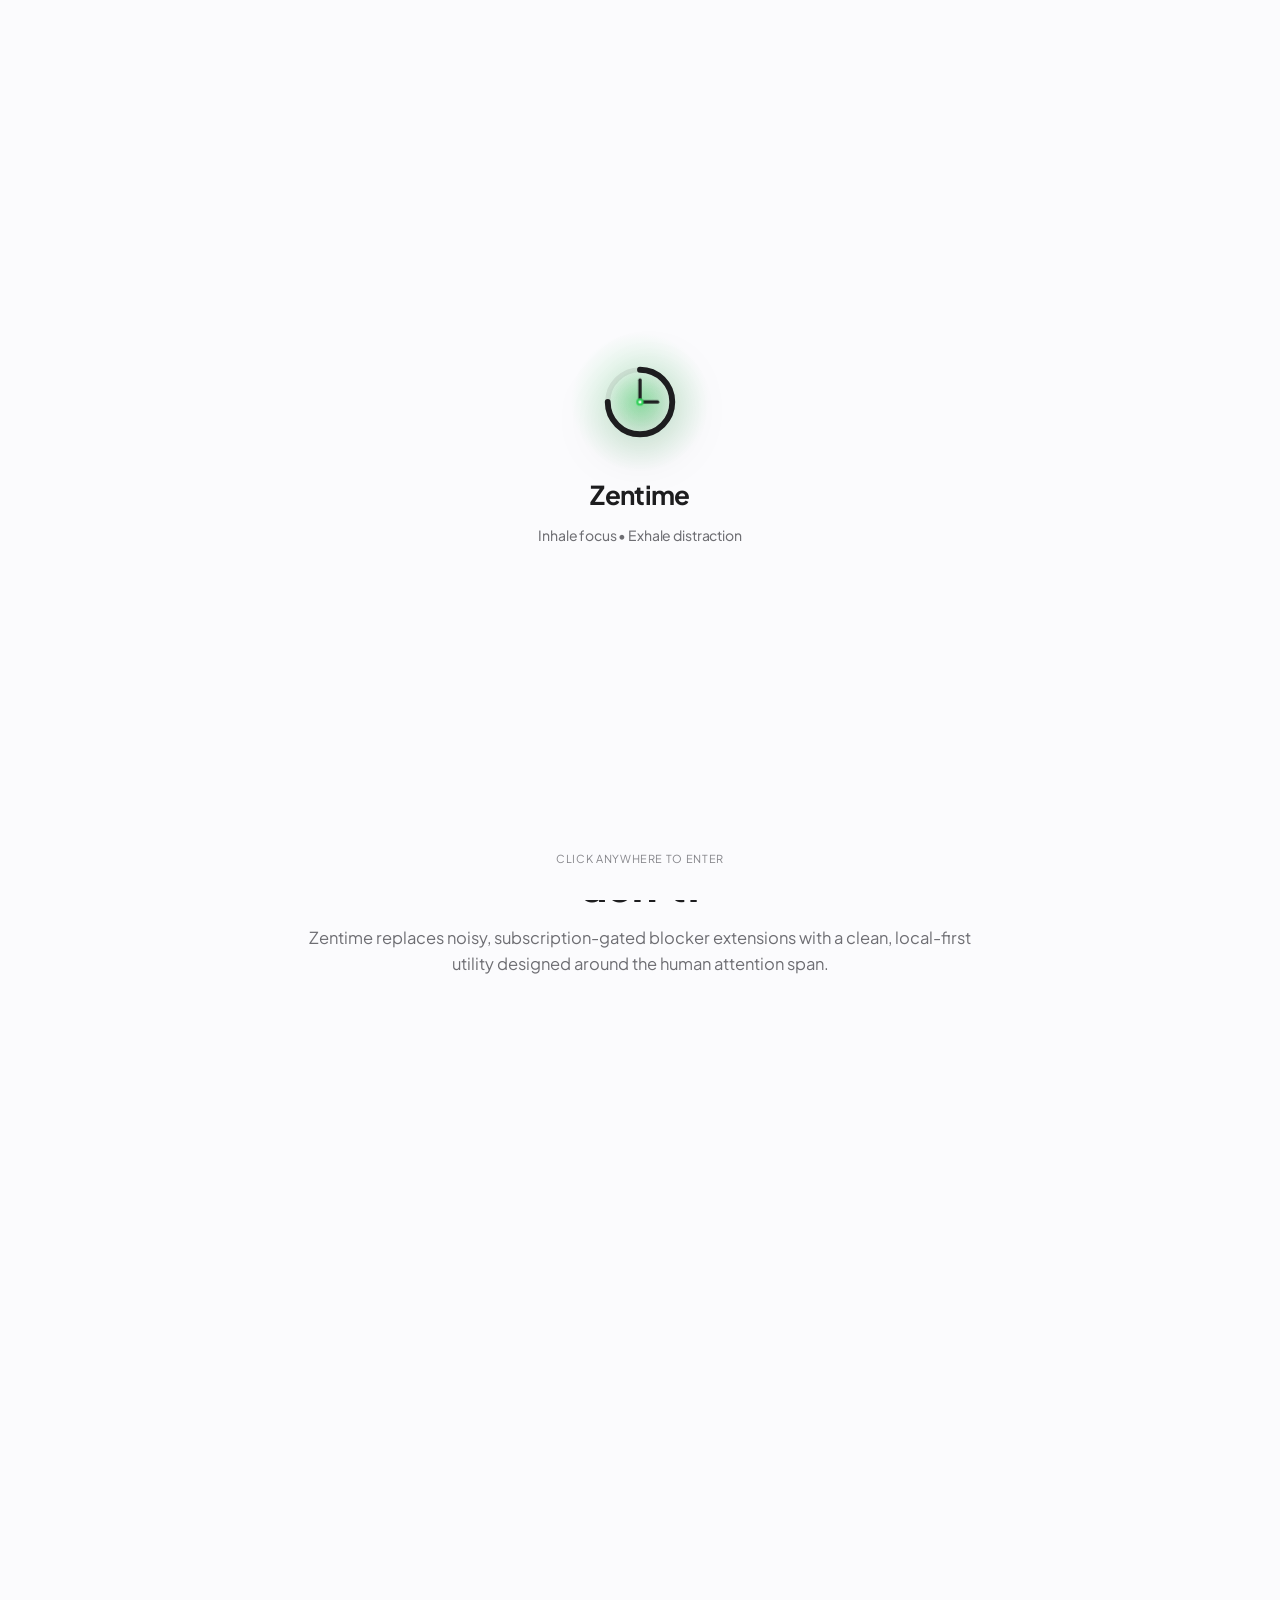
<file: docs/index.html>
<!DOCTYPE html>
<html lang="en" data-theme="dark">
<head>
  <meta charset="UTF-8">
  <meta name="viewport" content="width=device-width, initial-scale=1.0">
  <title>Zentime — Mindful Focus Countdown & Screen Time Limiter for Chrome</title>
  
  <!-- Meta & SEO -->
  <meta name="description" content="A clean, distraction-free Chrome extension for site-specific focus countdowns, Pomodoro workflows, and daily screen time limits. 100% offline and private.">
  <meta name="keywords" content="chrome extension, focus timer, pomodoro, screen time, productivity, digital wellbeing, website blocker">
  <meta name="author" content="arkhabw">

  <!-- Open Graph / Social Cards -->
  <meta property="og:type" content="website">
  <meta property="og:title" content="Zentime — Mindful Focus Countdown & Screen Time Limiter">
  <meta property="og:description" content="Regain control of your screen time with precision per-website timers and gentle interstitial breaks. Zero trackers, 100% offline.">
  <meta property="og:image" content="assets/preview-timer.png">

  <!-- Favicon -->
  <link rel="icon" type="image/png" sizes="16x16" href="icons/icon16.png">
  <link rel="icon" type="image/png" sizes="48x48" href="icons/icon48.png">
  <link rel="icon" type="image/png" sizes="128x128" href="icons/icon128.png">

  <link rel="stylesheet" href="landing.css">
</head>
<body>

  <!-- Atmospheric Fluted Glass & Ambient Canvas -->
  <div class="fluted-stage" aria-hidden="true">
    <div class="ambient-glow ambient-glow-top"></div>
    <div class="ambient-glow ambient-glow-emerald"></div>
    <div class="fluted-glass-layer"></div>
    <div class="fluted-noise-layer"></div>
  </div>

  <!-- Welcome Entrance Curtain (Mindful Zen Reveal) -->
  <div class="welcome-overlay" id="welcomeOverlay" role="dialog" aria-modal="true" aria-label="Welcome to Zentime">
    <div class="welcome-emblem-wrap">
      <div class="welcome-emblem-glow"></div>
      <svg class="welcome-enso-svg" viewBox="0 0 120 120" width="88" height="88">
        <defs>
          <linearGradient id="welcomeArcGrad" x1="0%" y1="0%" x2="100%" y2="100%">
            <stop offset="0%" stop-color="#FFFFFF"/>
            <stop offset="100%" stop-color="#A1A1AA"/>
          </linearGradient>
          <radialGradient id="welcomeAura" cx="50%" cy="50%" r="50%">
            <stop offset="0%" stop-color="#30D158" stop-opacity="0.32"/>
            <stop offset="100%" stop-color="#30D158" stop-opacity="0"/>
          </radialGradient>
        </defs>
        <!-- Orbit track -->
        <circle class="welcome-orbit" cx="60" cy="60" r="44"/>
        <!-- Soft focus aura -->
        <circle cx="60" cy="60" r="44" fill="url(#welcomeAura)"/>
        <!-- Active 270° Enso Ring (animated draw) -->
        <path class="welcome-arc" d="M 60 16 A 44 44 0 1 1 16 60"/>
        <!-- Baton Hands (spring entrance) -->
        <line class="welcome-hand hand-hour" x1="60" y1="60" x2="60" y2="30"/>
        <line class="welcome-hand hand-minute" x1="60" y1="60" x2="84" y2="60"/>
        <!-- Emerald Zen Center -->
        <circle class="welcome-pivot" cx="60" cy="60" r="5"/>
        <circle cx="60" cy="60" r="2" fill="#FFFFFF"/>
      </svg>
    </div>
    <h1 class="welcome-title">Zentime</h1>
    <p class="welcome-sub">Inhale focus &bull; Exhale distraction</p>
    <div class="welcome-hint">Click anywhere to enter</div>
  </div>

  <!-- Floating Navigation Bar -->
  <header class="navbar-wrapper">
    <nav class="navbar" data-enter="fade" style="--enter-i: 0;">
      <a href="#" class="nav-brand">
        <img src="icons/icon.svg" alt="Zentime" class="nav-logo" width="26" height="26">
        <span>Zentime</span>
      </a>

      <ul class="nav-links">
        <li><a href="#features" class="nav-link">Features</a></li>
        <li><a href="#simulation" class="nav-link">Simulator</a></li>
        <li><a href="#privacy" class="nav-link">Privacy</a></li>
        <li><a href="#download" class="nav-link">Install</a></li>
      </ul>

      <div class="nav-actions">
        <button id="themeToggleBtn" class="theme-toggle-btn" type="button" aria-label="Toggle Theme">
          <svg class="theme-icon-sun" width="15" height="15" viewBox="0 0 24 24" fill="none" stroke="currentColor" stroke-width="2" stroke-linecap="round" stroke-linejoin="round">
            <circle cx="12" cy="12" r="5"></circle>
            <line x1="12" y1="1" x2="12" y2="3"></line>
            <line x1="12" y1="21" x2="12" y2="23"></line>
            <line x1="4.22" y1="4.22" x2="5.64" y2="5.64"></line>
            <line x1="18.36" y1="18.36" x2="19.78" y2="19.78"></line>
            <line x1="1" y1="12" x2="3" y2="12"></line>
            <line x1="21" y1="12" x2="23" y2="12"></line>
            <line x1="4.22" y1="19.78" x2="5.64" y2="18.36"></line>
            <line x1="18.36" y1="5.64" x2="19.78" y2="4.22"></line>
          </svg>
          <svg class="theme-icon-moon" width="15" height="15" viewBox="0 0 24 24" fill="none" stroke="currentColor" stroke-width="2" stroke-linecap="round" stroke-linejoin="round" style="display: none;">
            <path d="M21 12.79A9 9 0 1 1 11.21 3 7 7 0 0 0 21 12.79z"></path>
          </svg>
        </button>
        <a href="https://github.com/arkhabw/Zentime" target="_blank" rel="noopener noreferrer" class="nav-btn-star" aria-label="Star Zentime on GitHub">
          <svg width="14" height="14" viewBox="0 0 24 24" fill="currentColor">
            <path d="M12 2l3.09 6.26L22 9.27l-5 4.87 1.18 6.88L12 17.77l-6.18 3.25L7 14.14 2 9.27l6.91-1.01L12 2z"/>
          </svg>
          <span>Star</span>
        </a>
        <a href="https://github.com/arkhabw/Zentime/releases/download/v1.0.0/zentime-v1.0.0.zip" class="btn-nav-download">
          Download ZIP
        </a>
      </div>
    </nav>
  </header>

  <!-- Hero Section -->
  <main>
    <section class="hero-section">
      <!-- Left Hero Content -->
      <div class="hero-content">
        <a href="https://github.com/arkhabw/Zentime/releases/tag/v1.0.0" target="_blank" rel="noopener" class="version-pill" data-enter style="--enter-i: 1;">
          <span class="pill-dot"></span>
          <span>Zentime v1.0.0 is live for Google Chrome</span>
          <span style="opacity: 0.6;">→</span>
        </a>

        <h1 class="hero-title" data-enter style="--enter-i: 2;">
          Regain control of your screen time. <span>Mindfully.</span>
        </h1>

        <p class="hero-desc" data-enter style="--enter-i: 3;">
          Per-website focus countdowns, structured Pomodoro cycles, and gentle interstitial breaks. Zero algorithms, zero trackers, 100% offline.
        </p>

        <div class="hero-ctas" data-enter style="--enter-i: 4;">
          <a href="https://github.com/arkhabw/Zentime/releases/download/v1.0.0/zentime-v1.0.0.zip" class="btn-primary">
            <svg width="18" height="18" viewBox="0 0 24 24" fill="none" stroke="currentColor" stroke-width="2.2" stroke-linecap="round" stroke-linejoin="round">
              <path d="M21 15v4a2 2 0 0 1-2 2H5a2 2 0 0 1-2-2v-4"></path>
              <polyline points="7 10 12 15 17 10"></polyline>
              <line x1="12" y1="15" x2="12" y2="3"></line>
            </svg>
            Download Extension (ZIP)
          </a>

          <a href="https://github.com/arkhabw/Zentime" target="_blank" rel="noopener" class="btn-secondary">
            <svg width="18" height="18" viewBox="0 0 24 24" fill="currentColor">
              <path fill-rule="evenodd" clip-rule="evenodd" d="M12 2C6.477 2 2 6.484 2 12.017c0 4.425 2.865 8.18 6.839 9.504.5.092.682-.217.682-.483 0-.237-.008-.868-.013-1.703-2.782.605-3.369-1.343-3.369-1.343-.454-1.158-1.11-1.466-1.11-1.466-.908-.62.069-.608.069-.608 1.003.07 1.53 1.032 1.53 1.032.892 1.53 2.341 1.088 2.91.832.092-.647.35-1.088.636-1.338-2.22-.253-4.555-1.113-4.555-4.951 0-1.093.39-1.988 1.029-2.688-.103-.253-.446-1.272.098-2.65 0 0 .84-.27 2.75 1.026A9.564 9.564 0 0112 6.844c.85.004 1.705.115 2.504.337 1.909-1.296 2.747-1.027 2.747-1.027.546 1.379.202 2.398.1 2.651.64.7 1.028 1.595 1.028 2.688 0 3.848-2.339 4.695-4.566 4.943.359.309.678.92.678 1.855 0 1.338-.012 2.419-.012 2.747 0 .268.18.58.688.482A10.019 10.019 0 0022 12.017C22 6.484 17.522 2 12 2z"/>
            </svg>
            GitHub Repository
          </a>
        </div>

        <div class="hero-badges" data-enter="fade" style="--enter-i: 5;">
          <span class="badge-item">
            <svg width="13" height="13" viewBox="0 0 24 24" fill="none" stroke="currentColor" stroke-width="2" stroke-linecap="round" stroke-linejoin="round"><path d="M12 22s8-4 8-10V5l-8-3-8 3v7c0 6 8 10 8 10z"/></svg>
            <span>Manifest V3</span>
          </span>
          <span class="badge-dot">•</span>
          <span class="badge-item">
            <svg width="13" height="13" viewBox="0 0 24 24" fill="none" stroke="currentColor" stroke-width="2" stroke-linecap="round" stroke-linejoin="round"><rect x="3" y="11" width="18" height="11" rx="2" ry="2"></rect><path d="M7 11V7a5 5 0 0 1 10 0v4"></path></svg>
            <span>100% Offline</span>
          </span>
          <span class="badge-dot">•</span>
          <span class="badge-item">
            <svg width="13" height="13" viewBox="0 0 24 24" fill="none" stroke="currentColor" stroke-width="2" stroke-linecap="round" stroke-linejoin="round"><polygon points="13 2 3 14 12 14 11 22 21 10 12 10 13 2"></polygon></svg>
            <span>Zero Trackers</span>
          </span>
          <span class="badge-dot">•</span>
          <span class="badge-item">
            <svg width="13" height="13" viewBox="0 0 24 24" fill="none" stroke="currentColor" stroke-width="2" stroke-linecap="round" stroke-linejoin="round"><circle cx="12" cy="12" r="10"></circle><path d="M12 2a14.5 14.5 0 0 0 0 20 10 10 0 0 0 0-20"></path></svg>
            <span>Apple HIG</span>
          </span>
        </div>
      </div>

      <!-- Right: Interactive Live Simulator Widget -->
      <div class="widget-container" id="simulation" data-enter="scale" style="--enter-i: 3;">
        <div class="widget-frame">
          <!-- Widget Header -->
          <div class="widget-header">
            <div class="widget-brand">Zentime <span>/ Focus</span></div>
            <div class="widget-header-controls">
              <span class="lang-pill">EN</span>
              <span class="lang-pill" aria-label="Settings" style="display: inline-flex; align-items: center; justify-content: center;">
                <svg width="12" height="12" viewBox="0 0 24 24" fill="none" stroke="currentColor" stroke-width="2" stroke-linecap="round" stroke-linejoin="round">
                  <circle cx="12" cy="12" r="3"></circle>
                  <path d="M19.4 15a1.65 1.65 0 0 0 .33 1.82l.06.06a2 2 0 0 1 0 2.83 2 2 0 0 1-2.83 0l-.06-.06a1.65 1.65 0 0 0-1.82-.33 1.65 1.65 0 0 0-1 1.51V21a2 2 0 0 1-2 2 2 2 0 0 1-2-2v-.09A1.65 1.65 0 0 0 9 19.4a1.65 1.65 0 0 0-1.82.33l-.06.06a2 2 0 0 1-2.83 0 2 2 0 0 1 0-2.83l.06-.06a1.65 1.65 0 0 0 .33-1.82 1.65 1.65 0 0 0-1.51-1H3a2 2 0 0 1-2-2 2 2 0 0 1 2-2h.09A1.65 1.65 0 0 0 4.6 9a1.65 1.65 0 0 0-.33-1.82l-.06-.06a2 2 0 0 1 0-2.83 2 2 0 0 1 2.83 0l.06.06a1.65 1.65 0 0 0 1.82.33H9a1.65 1.65 0 0 0 1-1.51V3a2 2 0 0 1 2-2 2 2 0 0 1 2 2v.09a1.65 1.65 0 0 0 1 1.51 1.65 1.65 0 0 0 1.82-.33l.06-.06a2 2 0 0 1 2.83 0 2 2 0 0 1 0 2.83l-.06.06a1.65 1.65 0 0 0-.33 1.82V9a1.65 1.65 0 0 0 1.51 1H21a2 2 0 0 1 2 2 2 2 0 0 1-2 2h-.09a1.65 1.65 0 0 0-1.51 1z"></path>
                </svg>
              </span>
            </div>
          </div>

          <!-- Active Target Site Bar -->
          <div class="widget-domain-bar">
            <div class="domain-left">
              <svg width="16" height="16" viewBox="0 0 24 24" fill="currentColor">
                <path d="M12 0C5.37 0 0 5.37 0 12c0 5.31 3.435 9.795 8.205 11.385.6.105.825-.255.825-.57 0-.285-.015-1.23-.015-2.235-3.015.555-3.795-.735-4.035-1.41-.135-.345-.72-1.41-1.23-1.695-.42-.225-1.02-.78-.015-.795.945-.015 1.62.87 1.845 1.23 1.08 1.815 2.805 1.305 3.495.99.105-.78.42-1.305.765-1.605-2.67-.3-5.46-1.335-5.46-5.925 0-1.305.465-2.385 1.23-3.225-.12-.3-.54-1.53.12-3.18 0 0 1.005-.315 3.3 1.23.96-.27 1.98-.405 3-.405s2.04.135 3 .405c2.295-1.56 3.3-1.23 3.3-1.23.66 1.65.24 2.88.12 3.18.765.84 1.23 1.905 1.23 3.225 0 4.605-2.805 5.625-5.475 5.925.435.375.81 1.095.81 2.22 0 1.605-.015 2.895-.015 3.3 0 .315.225.69.825.57A12.02 12.02 0 0024 12c0-6.63-5.37-12-12-12z"/>
              </svg>
              <span>github.com</span>
            </div>
            <span class="domain-live-tag">Active</span>
          </div>

          <!-- Segmented Navigation -->
          <div class="widget-segmented">
            <button class="seg-btn active" data-tab="timer" type="button">Timer</button>
            <button class="seg-btn" data-tab="pomodoro" type="button">Pomodoro</button>
            <button class="seg-btn" data-tab="limits" type="button">Limits</button>
            <button class="seg-btn" data-tab="insights" type="button">Insights</button>
          </div>

          <!-- TAB 1: TIMER VIEW -->
          <div id="widgetModeTimer" class="widget-mode-view">
            <div class="ring-timer-card" id="heroTimerCard" data-timer-style="ring">
              <div class="ring-card-header">
                <span class="ring-card-tag">● github.com</span>
                <button id="heroSwitchStyleBtn" class="ring-style-btn" type="button" title="Switch Visual Style (Ring / Bar / Minimal)" aria-label="Switch Visual Style">
                  <svg width="14" height="14" viewBox="0 0 24 24" fill="none" stroke="currentColor" stroke-width="2">
                    <rect x="3" y="3" width="18" height="18" rx="4"></rect>
                    <line x1="3" y1="9" x2="21" y2="9"></line>
                  </svg>
                </button>
              </div>

              <!-- Morphing Timer Display Area -->
              <div class="hero-timer-display">
                <div class="svg-ring-wrapper" id="heroRingWrapper">
                  <svg class="svg-ring" id="heroRingSvg" viewBox="0 0 160 160">
                    <circle class="ring-track" cx="80" cy="80" r="72"></circle>
                    <circle class="ring-fill" id="heroRingFill" cx="80" cy="80" r="72"></circle>
                  </svg>
                  <div class="ring-countdown-digits" id="heroCountdownDigits">24:57</div>
                </div>

                <!-- Linear Progress Bar (shown in 'bar' style) -->
                <div id="heroLinearBar" class="hero-linear-bar" style="display: none;">
                  <div id="heroLinearFill" class="hero-linear-fill"></div>
                </div>

                <div class="ring-target-text" id="heroTargetText">Target completion: 15:45</div>
              </div>
            </div>

            <!-- Presets -->
            <div class="widget-presets">
              <button class="preset-chip" data-mins="15" type="button">15m</button>
              <button class="preset-chip active" data-mins="25" type="button">25m</button>
              <button class="preset-chip" data-mins="45" type="button">45m</button>
              <button class="preset-chip" data-mins="60" type="button">60m</button>
            </div>

            <!-- Stop/Start Action -->
            <button id="heroTimerActionBtn" class="widget-action-btn btn-stop" type="button">
              Stop Timer
            </button>
          </div>

          <!-- TAB 2: POMODORO VIEW -->
          <div id="widgetModePomodoro" class="widget-mode-view" style="display: none; width: 100%;">
            <div style="background: var(--bg-surface-elevated); border: 1px solid var(--border); border-radius: var(--radius-md); padding: 16px; margin-bottom: 14px; text-align: center;">
              <div style="display: flex; justify-content: space-between; align-items: center; margin-bottom: 12px;">
                <div style="display: flex; gap: 6px;">
                  <span style="color: var(--text-main);">●</span>
                  <span style="color: var(--text-faint);">○</span>
                  <span style="color: var(--text-faint);">○</span>
                  <span style="color: var(--text-faint);">○</span>
                </div>
                <span style="font-size: 11.5px; color: var(--text-muted); font-weight: 600;">Cycle 1 of 4</span>
              </div>
              <div style="font-size: 13px; font-weight: 700; margin-bottom: 4px;">25m Focus • 5m Break</div>
              <p style="font-size: 11.5px; color: var(--text-faint);">15-minute long break automatically after 4 cycles.</p>
            </div>
            <button class="widget-action-btn btn-start" type="button">Start Pomodoro</button>
          </div>

          <!-- TAB 3: LIMITS VIEW -->
          <div id="widgetModeLimits" class="widget-mode-view" style="display: none; width: 100%;">
            <div style="background: var(--bg-surface-elevated); border: 1px solid var(--border); border-radius: var(--radius-md); padding: 14px; margin-bottom: 14px; text-align: left;">
              <div style="font-size: 12px; font-weight: 700; margin-bottom: 4px;">Daily Limit for github.com</div>
              <p style="font-size: 11px; color: var(--text-faint); margin-bottom: 10px;">Only counts when tab is active.</p>
              <div style="display: flex; justify-content: space-between; align-items: center; background: var(--bg-subtle); padding: 8px 12px; border-radius: var(--radius-sm);">
                <span style="font-size: 12px; color: var(--text-muted);">Daily Quota:</span>
                <span style="font-family: var(--font-mono); font-weight: 700;">30 minutes</span>
              </div>
            </div>
            <button class="widget-action-btn btn-start" type="button">Set Daily Limit</button>
          </div>

          <!-- TAB 4: INSIGHTS VIEW (Interactive 7-Day Analytics) -->
          <div id="widgetModeInsights" class="widget-mode-view" style="display: none; width: 100%;">
            <!-- 4A: Top Metrics Grid -->
            <div class="sim-metrics-grid">
              <div class="sim-metric-card sim-metric-full">
                <span class="sim-metric-lbl" id="simTotalLabel">TOTAL THIS WEEK</span>
                <div class="sim-metric-val" id="simTotalVal">5h 39m</div>
                <span class="sim-metric-sub" id="simTotalSub">Total active browser screen time</span>
              </div>
              <div class="sim-metric-card">
                <span class="sim-metric-lbl" id="simAvgLabel">DAILY AVERAGE</span>
                <div class="sim-metric-val" id="simAvgVal">48m<span class="sim-metric-unit"> / day</span></div>
              </div>
              <div class="sim-metric-card">
                <span class="sim-metric-lbl" id="simPeakLabel">MOST ACTIVE DAY</span>
                <div class="sim-metric-val" id="simPeakVal">Mon (3h 40m)</div>
              </div>
            </div>

            <!-- 4B: 7-Day Vertical Bar Chart Card -->
            <div class="sim-chart-card">
              <div class="sim-chart-header">
                <span class="sim-chart-title" id="simChartTitle">Last 7 Days Activity</span>
                <button type="button" class="sim-chart-badge" id="simResetWeekBtn" title="Reset filter to full 7 days">7 Days</button>
              </div>
              <div class="sim-chart-bars" id="simChartBars">
                <!-- Dynamically populated 7 bars (Tue - Mon) -->
              </div>
            </div>

            <!-- 4C: Top Monitored Websites Breakdown -->
            <div class="sim-sites-section">
              <div class="sim-sites-header">
                <span class="sim-sites-title" id="simSitesTitle">Top Sites This Week</span>
                <span class="sim-sites-count" id="simSitesCount">5</span>
              </div>
              <ul class="sim-sites-list" id="simSitesList">
                <!-- Dynamically populated top site rows -->
              </ul>
            </div>
          </div>
        </div>

        <!-- Trigger Break Screen Simulator -->
        <button id="triggerBreakSimBtn" class="btn-trigger-simulator" type="button">
          <svg width="15" height="15" viewBox="0 0 24 24" fill="none" stroke="currentColor" stroke-width="2" stroke-linecap="round" stroke-linejoin="round">
            <circle cx="12" cy="12" r="10"></circle>
            <line x1="10" y1="15" x2="10" y2="9"></line>
            <line x1="14" y1="15" x2="14" y2="9"></line>
          </svg>
          <span>Simulate Mindful Break Screen</span>
          <span style="opacity: 0.5;">→</span>
        </button>
      </div>
    </section>

    <!-- Bento Grid Showcase Section -->
    <section class="section-wrapper" id="features">
      <div class="section-header">
        <span class="section-tag" data-enter style="--enter-i: 0;">Pure Focus Architecture</span>
        <h2 class="section-title" data-enter style="--enter-i: 1;">Everything you need. Nothing you don't.</h2>
        <p class="section-desc" data-enter style="--enter-i: 2;">
          Zentime replaces noisy, subscription-gated blocker extensions with a clean, local-first utility designed around the human attention span.
        </p>
      </div>

      <div class="bento-grid">
        <!-- Card 1: Precision Focus Countdown -->
        <div class="bento-card bento-col-8" data-enter="scale" style="--enter-i: 1;">
          <div class="bento-card-top">
            <span class="bento-badge">
              <svg width="13" height="13" viewBox="0 0 24 24" fill="none" stroke="currentColor" stroke-width="2" stroke-linecap="round" stroke-linejoin="round"><circle cx="12" cy="12" r="10"></circle><polyline points="12 6 12 12 16 14"></polyline></svg>
              <span>Mode 1 • Focus Timers</span>
            </span>
            <h3 class="bento-title">Targeted Focus Timers with 3 Visual Styles</h3>
            <p class="bento-desc">
              Choose between an SVG Ring, a Linear Bar, or pure Minimal digits. Set quick presets for 15, 25, 45, or 60 minutes with per-second local accuracy.
            </p>
          </div>
          <div class="bento-visual">
            <img src="assets/preview-timer.png" alt="Zentime Active Countdown Preview" loading="lazy">
          </div>
        </div>

        <!-- Card 2: Pomodoro Cycles -->
        <div class="bento-card bento-col-4" data-enter="scale" style="--enter-i: 2;">
          <div class="bento-card-top">
            <span class="bento-badge">
              <svg width="13" height="13" viewBox="0 0 24 24" fill="none" stroke="currentColor" stroke-width="2" stroke-linecap="round" stroke-linejoin="round"><path d="M21.5 2v6h-6M21.34 15.57a10 10 0 1 1-.57-8.38l5.67-5.67"/></svg>
              <span>Mode 2 • Pomodoro Cycles</span>
            </span>
            <h3 class="bento-title">4-Cycle Structured Workflow</h3>
            <p class="bento-desc">
              Classic 25/5m, Deep Work 50/10m, or Sprint 15/3m sessions with automatic 15-minute long breaks after 4 completed cycles.
            </p>
          </div>
          <div class="bento-visual">
            <img src="assets/preview-pomodoro.png" alt="Zentime Pomodoro Preview" loading="lazy">
          </div>
        </div>

        <!-- Card 3: Daily Quotas & Light Theme -->
        <div class="bento-card bento-col-4" data-enter="scale" style="--enter-i: 1;">
          <div class="bento-card-top">
            <span class="bento-badge">
              <svg width="13" height="13" viewBox="0 0 24 24" fill="none" stroke="currentColor" stroke-width="2" stroke-linecap="round" stroke-linejoin="round"><circle cx="12" cy="12" r="10"></circle><line x1="4.93" y1="4.93" x2="19.07" y2="19.07"></line></svg>
              <span>Mode 3 • Screen Time Limits</span>
            </span>
            <h3 class="bento-title">Active-Tab Quotas & Dual Theme</h3>
            <p class="bento-desc">
              Only counts active browsing time and pauses immediately when you switch tabs. Seamlessly renders in crisp Matte Light Mode.
            </p>
          </div>
          <div class="bento-visual">
            <img src="assets/preview-limits-light.png" alt="Zentime Limits in Light Mode Preview" loading="lazy">
          </div>
        </div>

        <!-- Card 4: Screen Time Analytics -->
        <div class="bento-card bento-col-8" data-enter="scale" style="--enter-i: 2;">
          <div class="bento-card-top">
            <span class="bento-badge">
              <svg width="13" height="13" viewBox="0 0 24 24" fill="none" stroke="currentColor" stroke-width="2" stroke-linecap="round" stroke-linejoin="round"><line x1="18" y1="20" x2="18" y2="10"></line><line x1="12" y1="20" x2="12" y2="4"></line><line x1="6" y1="20" x2="6" y2="14"></line></svg>
              <span>Mode 4 • Activity Insights</span>
            </span>
            <h3 class="bento-title">7-Day Activity & Interactive Day Drilldown</h3>
            <p class="bento-desc">
              High-contrast CSS/SVG bar chart showing your 7-day usage. Click on any individual day to filter top visited websites for that date. All stored locally on your machine.
            </p>
          </div>
          <div class="bento-visual">
            <img src="assets/preview-insights.png" alt="Zentime Insights Analytics Preview" loading="lazy">
          </div>
        </div>

        <!-- Card 5: Audio Chime -->
        <div class="bento-card bento-col-6" data-enter="scale" style="--enter-i: 1;">
          <div class="bento-card-top">
            <span class="bento-badge">
              <svg width="13" height="13" viewBox="0 0 24 24" fill="none" stroke="currentColor" stroke-width="2" stroke-linecap="round" stroke-linejoin="round"><polygon points="11 5 6 9 2 9 2 15 6 15 11 19 11 5"></polygon><path d="M15.54 8.46a5 5 0 0 1 0 7.07"></path></svg>
              <span>Web Audio API</span>
            </span>
            <h3 class="bento-title">10-Second Harmonic Singing Bowl Chime</h3>
            <p class="bento-desc">
              Synthesized pure C-Major pentatonic chords via Web Audio API. Zero external audio MP3 files, soft exponential attack, and soothing tranquil release.
            </p>
          </div>
          <div class="audio-preview-box">
            <div class="chime-waves">
              <span class="wave-bar"></span>
              <span class="wave-bar"></span>
              <span class="wave-bar"></span>
              <span class="wave-bar"></span>
              <span class="wave-bar"></span>
            </div>
            <button id="playChimeBtn" class="chime-btn" type="button">
              <svg width="14" height="14" viewBox="0 0 24 24" fill="none" stroke="currentColor" stroke-width="2" stroke-linecap="round" stroke-linejoin="round"><polygon points="11 5 6 9 2 9 2 15 6 15 11 19 11 5"></polygon><path d="M19.07 4.93a10 10 0 0 1 0 14.14M15.54 8.46a5 5 0 0 1 0 7.07"></path></svg>
              <span>Play 10s Harmonic Bell</span>
            </button>
          </div>
        </div>

        <!-- Card 6: Zero Telemetry Guarantee -->
        <div class="bento-card bento-col-6" data-enter="scale" style="--enter-i: 2;">
          <div class="bento-card-top">
            <span class="bento-badge">
              <svg width="13" height="13" viewBox="0 0 24 24" fill="none" stroke="currentColor" stroke-width="2" stroke-linecap="round" stroke-linejoin="round"><rect x="3" y="11" width="18" height="11" rx="2" ry="2"></rect><path d="M7 11V7a5 5 0 0 1 10 0v4"></path></svg>
              <span>Privacy Architecture</span>
            </span>
            <h3 class="bento-title">100% Offline by Design</h3>
            <p class="bento-desc">
              Zentime makes zero network requests. No user accounts, no cloud database, no tracking pixels, and no data sales. Everything lives inside your browser's private local storage.
            </p>
          </div>
          <div style="background: var(--bg-surface-elevated); border: 1px solid var(--border); border-radius: var(--radius-md); padding: 18px; display: flex; align-items: center; justify-content: space-around; text-align: center; width: 100%; box-sizing: border-box;">
            <div>
              <div style="font-size: 20px; font-weight: 800; color: var(--accent-green);">0</div>
              <div style="font-size: 11.5px; color: var(--text-faint);">Cloud Requests</div>
            </div>
            <div style="width: 1px; height: 32px; background: var(--border);"></div>
            <div>
              <div style="font-size: 20px; font-weight: 800; color: var(--accent-green);">100%</div>
              <div style="font-size: 11.5px; color: var(--text-faint);">Offline Local</div>
            </div>
            <div style="width: 1px; height: 32px; background: var(--border);"></div>
            <div>
              <div style="font-size: 20px; font-weight: 800; color: var(--accent-green);">0 MB</div>
              <div style="font-size: 11.5px; color: var(--text-faint);">Telemetry Overhead</div>
            </div>
          </div>
        </div>
      </div>
    </section>

    <!-- Comparison & Privacy Section -->
    <section class="section-wrapper" id="privacy">
      <div class="section-header">
        <span class="section-tag" data-enter style="--enter-i: 0;">Uncompromising Privacy</span>
        <h2 class="section-title" data-enter style="--enter-i: 1;">How Zentime compares to typical blockers</h2>
        <p class="section-desc" data-enter style="--enter-i: 2;">
          Most extensions sell your browsing history or force paid monthly subscriptions. Zentime is open-source and free forever.
        </p>
      </div>

      <div class="privacy-table-card" data-enter="scale" style="--enter-i: 1;">
        <table class="comparison-table">
          <thead>
            <tr>
              <th>Feature</th>
              <th>
                <span class="col-head-desktop">Typical Productivity Extensions</span>
                <span class="col-head-mobile">Other Extensions</span>
              </th>
              <th>
                <span style="display: inline-flex; align-items: center; gap: 6px; color: var(--text-main);">
                  <img src="icons/icon.svg" alt="" width="16" height="16">
                  <span>Zentime</span>
                </span>
              </th>
            </tr>
          </thead>
          <tbody>
            <tr>
              <td><strong>Local Data Storage</strong></td>
              <td>Sends logs to remote servers</td>
              <td><span class="badge-yes">✓ 100% On-Device</span></td>
            </tr>
            <tr>
              <td><strong>External Tracking / Analytics</strong></td>
              <td>Google Analytics, Mixpanel, Sentry</td>
              <td><span class="badge-yes">✓ Zero Network Calls</span></td>
            </tr>
            <tr>
              <td><strong>Account Requirement</strong></td>
              <td>Requires email or Google sign-in</td>
              <td><span class="badge-yes">✓ No Account Needed</span></td>
            </tr>
            <tr>
              <td><strong>Manifest V3 Compliance</strong></td>
              <td>Legacy MV2 or heavy service workers</td>
              <td><span class="badge-yes">✓ Strict Manifest V3</span></td>
            </tr>
            <tr>
              <td><strong>Pricing Model</strong></td>
              <td>$5 - $12 / month subscription</td>
              <td><span class="badge-yes">✓ 100% Free & Open Source (MIT)</span></td>
            </tr>
          </tbody>
        </table>
      </div>
    </section>

    <!-- 3-Step Installation Section -->
    <section class="section-wrapper" id="download">
      <div class="section-header">
        <span class="section-tag" data-enter style="--enter-i: 0;">Quick Start</span>
        <h2 class="section-title" data-enter style="--enter-i: 1;">Get started in 30 seconds</h2>
        <p class="section-desc" data-enter style="--enter-i: 2;">
          Since Zentime is an open-source unpacked extension, you can install it in Google Chrome in 3 simple steps:
        </p>
      </div>

      <div class="steps-grid">
        <!-- Step 1 -->
        <div class="step-card" data-enter="scale" style="--enter-i: 1;">
          <div class="step-num">1</div>
          <h3 class="step-title">Download ZIP Bundle</h3>
          <p class="step-desc">
            Get the pre-built, production-ready distribution archive directly from GitHub Releases.
          </p>
          <a href="https://github.com/arkhabw/Zentime/releases/download/v1.0.0/zentime-v1.0.0.zip" class="btn-primary" style="padding: 10px 16px; font-size: 13.5px; justify-content: center;">
            Download v1.0.0 (104 KB)
          </a>
        </div>

        <!-- Step 2 -->
        <div class="step-card" data-enter="scale" style="--enter-i: 2;">
          <div class="step-num">2</div>
          <h3 class="step-title">Enable Developer Mode</h3>
          <p class="step-desc">
            Open Chrome's extension manager and toggle the Developer Mode switch in the top-right corner.
          </p>
          <div class="code-box">
            <span>chrome://extensions/</span>
            <button id="copyExtPathBtn" class="btn-copy" type="button">Copy</button>
          </div>
        </div>

        <!-- Step 3 -->
        <div class="step-card" data-enter="scale" style="--enter-i: 3;">
          <div class="step-num">3</div>
          <h3 class="step-title">Load Unpacked</h3>
          <p class="step-desc">
            Extract the ZIP, click <strong>Load unpacked</strong>, and select the unzipped directory. Pin Zentime to your toolbar!
          </p>
          <a href="https://github.com/arkhabw/Zentime#installation-developer-mode" target="_blank" rel="noopener" class="btn-secondary" style="padding: 10px 16px; font-size: 13.5px; justify-content: center;">
            View Detailed Guide →
          </a>
        </div>
      </div>
    </section>
  </main>

  <!-- Interactive Mindful Break Modal (Simulator) -->
  <div class="modal-overlay" id="breakModalOverlay" role="dialog" aria-modal="true" aria-labelledby="modalTitle">
    <div class="break-card">
      <div class="breathe-wrapper">
        <div class="breathe-pulse"></div>
        <div class="breathe-core">
          <img src="icons/icon.svg" alt="Zentime" width="28" height="28">
        </div>
      </div>

      <div class="break-site-badge">
        <span class="break-domain">github.com</span>
        <span class="break-status-tag">Focus Session Ended</span>
      </div>

      <h2 class="break-title" id="modalTitle">Time for a Mindful Break</h2>
      <p class="break-desc">
        Your focus session for <strong>github.com</strong> has ended. Take a moment to step back and recharge.
      </p>

      <div class="break-stats-row">
        <div class="break-stat-col">
          <span class="stat-label">Used Today</span>
          <span class="stat-number">25m 00s</span>
        </div>
        <div class="stat-divider"></div>
        <div class="break-stat-col">
          <span class="stat-label">Session Status</span>
          <span class="stat-number" style="color: var(--accent-green);">Finished</span>
        </div>
      </div>

      <div class="break-actions">
        <button class="btn-break-continue js-close-modal" type="button">
          Continue to Website
        </button>
        <button class="btn-break-subtle js-close-modal" type="button">
          +5m Extra Focus
        </button>
        <button class="btn-break-subtle js-close-modal" type="button">
          Close This Tab
        </button>
      </div>
    </div>
  </div>

  <!-- Footer -->
  <footer class="footer" data-enter="fade" style="--enter-i: 0;">
    <div class="footer-left">
      <img src="icons/icon.svg" alt="" width="16" height="16">
      <span class="footer-text">
        Crafted with care by <a href="https://github.com/arkhabw" target="_blank" rel="noopener">@arkhabw</a>. Released under the <a href="https://github.com/arkhabw/Zentime/blob/main/LICENSE" target="_blank" rel="noopener">MIT License</a>.
      </span>
    </div>

    <ul class="footer-links">
      <li><a href="https://github.com/arkhabw/Zentime" target="_blank" rel="noopener">GitHub</a></li>
      <li><a href="https://github.com/arkhabw/Zentime/releases/tag/v1.0.0" target="_blank" rel="noopener">Releases</a></li>
      <li><a href="https://github.com/arkhabw/Zentime/blob/main/PRIVACY_POLICY.md" target="_blank" rel="noopener">Privacy</a></li>
    </ul>
  </footer>

  <script src="landing.js"></script>
</body>
</html>
</file>
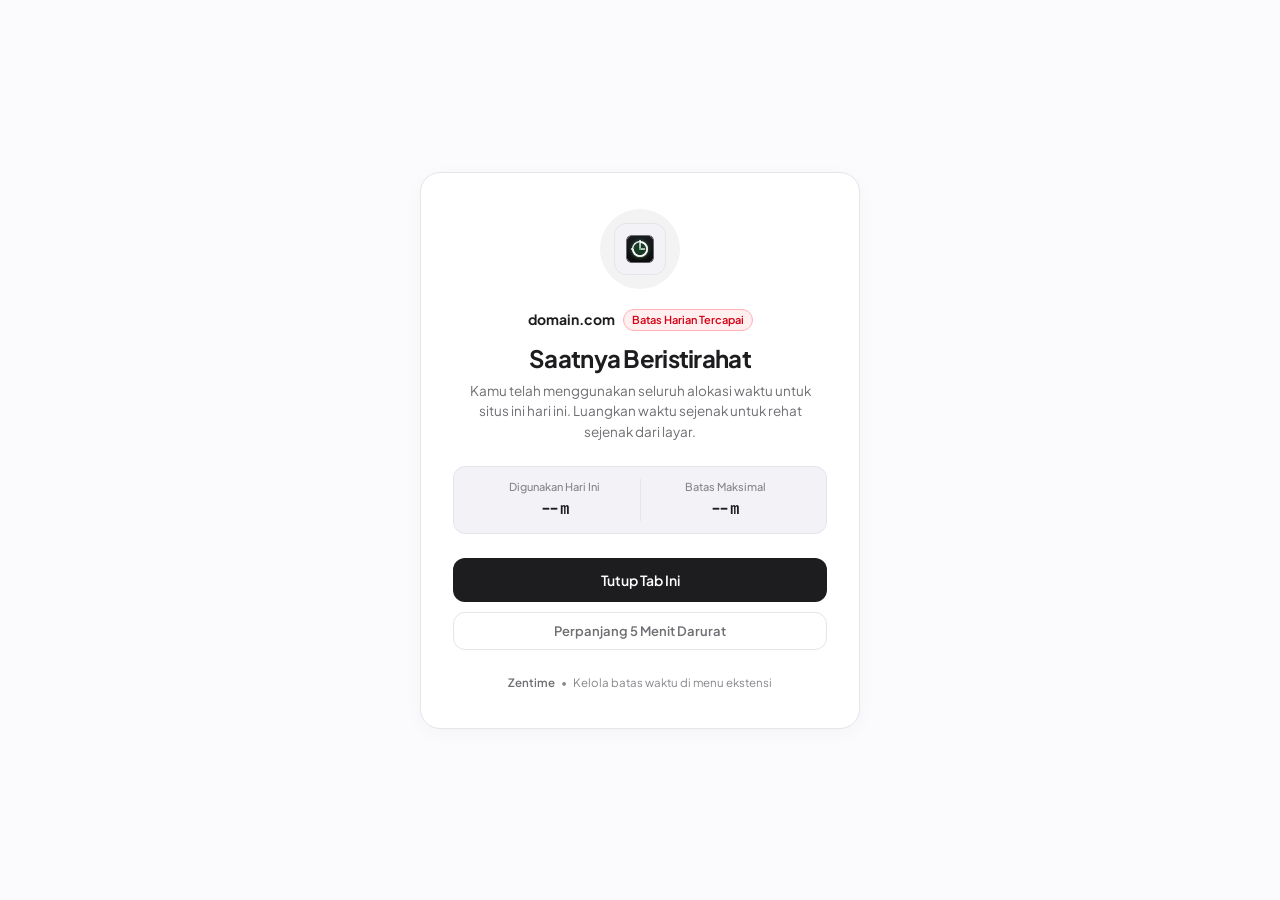
<file: blocked.html>
<!DOCTYPE html>
<html lang="id">
<head>
  <meta charset="UTF-8">
  <meta name="viewport" content="width=device-width, initial-scale=1.0">
  <title>Zentime - Saatnya Beristirahat</title>
  <link rel="stylesheet" href="blocked.css">
</head>
<body>
  <div class="blocked-container">
    <div class="blocked-card">
      <!-- Breathing Circle Visual -->
      <div class="breathe-wrapper">
        <div class="breathe-pulse"></div>
        <div class="breathe-core">
          <img id="blockedFavicon" class="site-favicon" src="icons/icon48.png" alt="" width="28" height="28">
        </div>
      </div>

      <!-- Domain & Badge -->
      <div class="site-identifier">
        <span class="site-name" id="blockedDomain">domain.com</span>
        <span class="quota-badge" id="quotaBadge">Batas Harian Tercapai</span>
      </div>

      <!-- Main Heading & Message -->
      <h1 class="blocked-title" id="blockedTitle">Saatnya Beristirahat</h1>
      <p class="blocked-desc" id="blockedDesc">
        Kamu telah menggunakan seluruh alokasi waktu untuk situs ini hari ini. Luangkan waktu sejenak untuk rehat sejenak dari layar.
      </p>

      <!-- Pomodoro Break Box (Hanya aktif saat mode === 'pomodoro') -->
      <div id="pomoBreakBox" class="pomo-break-box hidden">
        <div class="pomo-break-digits" id="pomoBreakCountdown">05:00</div>
        <div class="pomo-break-track">
          <div class="pomo-break-fill" id="pomoBreakFill"></div>
        </div>
        <div class="mindful-tip-box" id="mindfulTipBox">
          <span class="tip-icon">💧</span>
          <span class="tip-text" id="mindfulTipText">Minum segelas air putih untuk menjaga hidrasi tubuhmu.</span>
        </div>
      </div>

      <!-- Usage Stat Card -->
      <div class="usage-stat-card" id="usageStatCard">
        <div class="stat-col">
          <span class="stat-lbl" id="statSpentLbl">Digunakan Hari Ini</span>
          <span class="stat-val" id="statSpentVal">--m</span>
        </div>
        <div class="stat-divider"></div>
        <div class="stat-col">
          <span class="stat-lbl" id="statLimitLbl">Batas Maksimal</span>
          <span class="stat-val" id="statLimitVal">--m</span>
        </div>
      </div>

      <!-- Actions -->
      <div class="blocked-actions">
        <button id="pomoResumeBtn" class="btn-primary hidden" type="button">
          Lanjut Fokus
        </button>
        <button id="continueBtn" class="btn-primary hidden" type="button">
          Lanjutkan ke Website
        </button>
        <button id="closeTabBtn" class="btn-primary" type="button">
          Tutup Tab Ini
        </button>
        <button id="snoozeBtn" class="btn-subtle" type="button">
          Perpanjang 5 Menit Darurat
        </button>
      </div>

      <!-- Footer Info -->
      <footer class="blocked-footer">
        <span class="footer-brand">Zentime</span>
        <span class="footer-dot">•</span>
        <span class="footer-note" id="footerNote">Kelola batas waktu di menu ekstensi</span>
      </footer>
    </div>
  </div>

  <script src="blocked.js"></script>
</body>
</html>
</file>
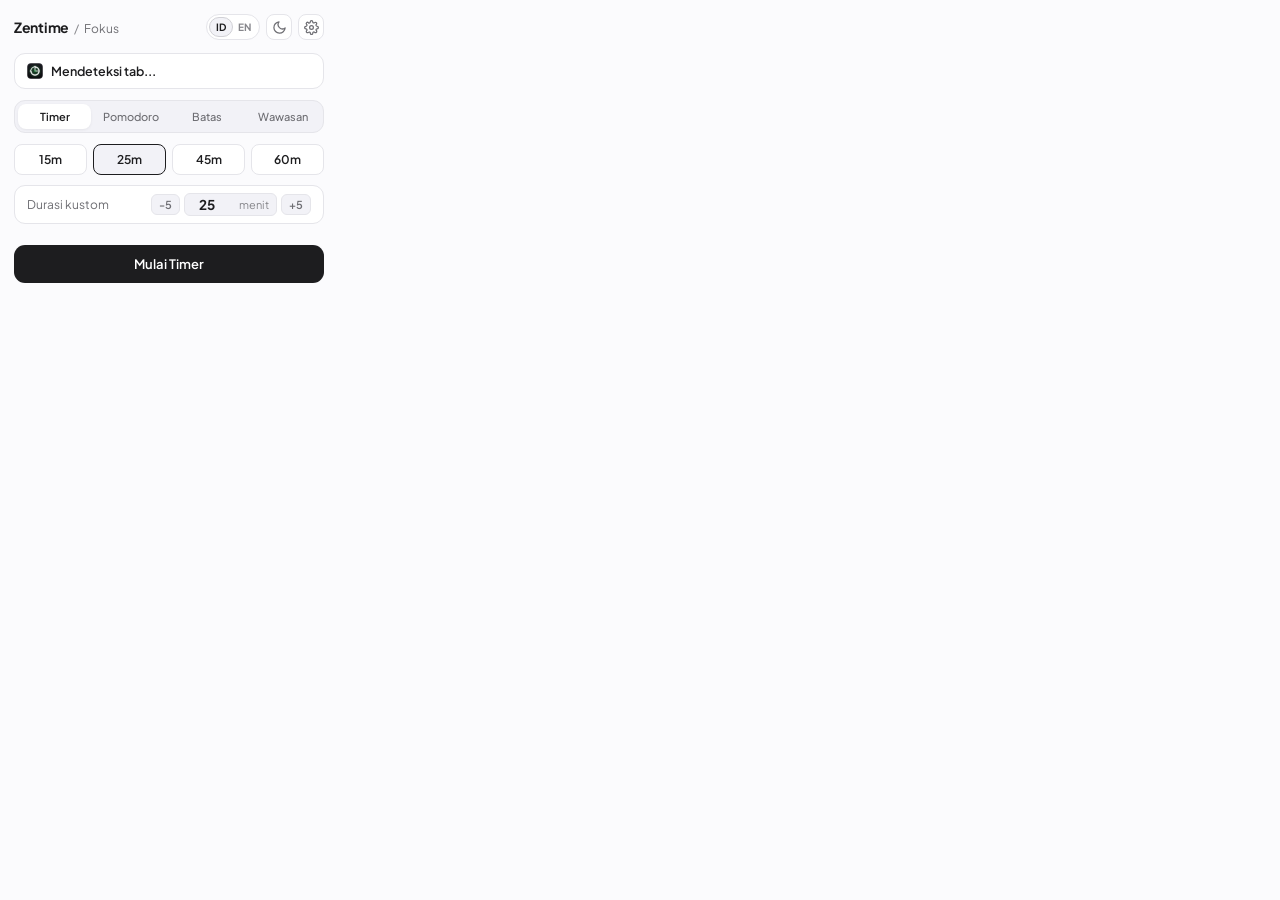
<file: popup.html>
<!DOCTYPE html>
<html lang="id">
<head>
  <meta charset="UTF-8">
  <meta name="viewport" content="width=device-width, initial-scale=1.0">
  <title>Zentime - Web Timer & Screen Time</title>
  <link rel="stylesheet" href="popup.css">
</head>
<body>
  <div class="app-shell">
    <!-- Header -->
    <header class="app-header">
      <div class="brand">
        <span class="brand-title">Zentime</span>
        <span class="brand-divider">/</span>
        <span class="brand-subtitle" data-i18n="brandSubtitle">Fokus</span>
      </div>
      <div class="header-controls">
        <!-- Language Slider Switch -->
        <div class="lang-slider" id="langSlider" role="radiogroup" aria-label="Pilihan bahasa" data-current="id" title="Ganti Bahasa (ID / EN)">
          <div class="lang-slider-thumb"></div>
          <button type="button" class="lang-btn active" id="langBtnId" data-lang="id" role="radio" aria-checked="true">ID</button>
          <button type="button" class="lang-btn" id="langBtnEn" data-lang="en" role="radio" aria-checked="false">EN</button>
        </div>
        <!-- Theme Toggle -->
        <button id="themeToggleBtn" class="theme-toggle" type="button" aria-label="Ganti mode tema">
          <svg id="themeIconDark" width="15" height="15" viewBox="0 0 24 24" fill="none" stroke="currentColor" stroke-width="2" stroke-linecap="round" stroke-linejoin="round">
            <path d="M21 12.79A9 9 0 1 1 11.21 3 7 7 0 0 0 21 12.79z"/>
          </svg>
          <svg id="themeIconLight" class="hidden" width="15" height="15" viewBox="0 0 24 24" fill="none" stroke="currentColor" stroke-width="2" stroke-linecap="round" stroke-linejoin="round">
            <circle cx="12" cy="12" r="5"/>
            <line x1="12" y1="1" x2="12" y2="3"/>
            <line x1="12" y1="21" x2="12" y2="23"/>
            <line x1="4.22" y1="4.22" x2="5.64" y2="5.64"/>
            <line x1="18.36" y1="18.36" x2="19.78" y2="19.78"/>
            <line x1="1" y1="12" x2="3" y2="12"/>
            <line x1="21" y1="12" x2="23" y2="12"/>
            <line x1="4.22" y1="19.78" x2="5.64" y2="18.36"/>
            <line x1="18.36" y1="5.64" x2="19.78" y2="4.22"/>
          </svg>
        </button>
        <!-- Settings Toggle (Gear) -->
        <button id="settingsBtn" class="theme-toggle" type="button" aria-label="Pengaturan" title="Pengaturan">
          <svg width="15" height="15" viewBox="0 0 24 24" fill="none" stroke="currentColor" stroke-width="2" stroke-linecap="round" stroke-linejoin="round">
            <circle cx="12" cy="12" r="3"/>
            <path d="M19.4 15a1.65 1.65 0 0 0 .33 1.82l.06.06a2 2 0 1 1-2.83 2.83l-.06-.06a1.65 1.65 0 0 0-1.82-.33 1.65 1.65 0 0 0-1 1.51V21a2 2 0 1 1-4 0v-.09A1.65 1.65 0 0 0 9 19.4a1.65 1.65 0 0 0-1.82.33l-.06.06a2 2 0 1 1-2.83-2.83l.06-.06a1.65 1.65 0 0 0 .33-1.82 1.65 1.65 0 0 0-1.51-1H3a2 2 0 1 1 0-4h.09A1.65 1.65 0 0 0 4.6 9a1.65 1.65 0 0 0-.33-1.82l-.06-.06a2 2 0 1 1 2.83-2.83l.06.06a1.65 1.65 0 0 0 1.82.33H9a1.65 1.65 0 0 0 1-1.51V3a2 2 0 1 1 4 0v.09a1.65 1.65 0 0 0 1 1.51 1.65 1.65 0 0 0 1.82-.33l.06-.06a2 2 0 1 1 2.83 2.83l-.06.06a1.65 1.65 0 0 0-.33 1.82V9a1.65 1.65 0 0 0 1.51 1H21a2 2 0 1 1 0 4h-.09a1.65 1.65 0 0 0-1.51 1z"/>
          </svg>
        </button>
      </div>
    </header>

    <!-- Domain Card: Jujur tanpa status dot dekoratif -->
    <div class="site-bar" id="siteHeroCard">
      <img id="siteFavicon" class="site-favicon" src="icons/icon48.png" alt="" width="16" height="16">
      <span class="site-domain" id="currentDomain">Mendeteksi tab...</span>
    </div>

    <!-- Warning jika di luar http/https -->
    <div id="unsupportedWarning" class="warning-bar hidden" role="alert">
      <span data-i18n="unsupportedWarning">Timer hanya aktif pada alamat web reguler (http/https).</span>
    </div>

    <!-- Navigasi Tab: Bersih dan berstruktur (Apple Segmented Control) -->
    <nav class="tab-nav" role="tablist">
      <button class="tab-item active" id="tabManualBtn" data-tab="tab-manual" role="tab" aria-selected="true" aria-controls="tab-manual" data-i18n="tabManual">
        Timer
      </button>
      <button class="tab-item" id="tabPomoBtn" data-tab="tab-pomodoro" role="tab" aria-selected="false" aria-controls="tab-pomodoro" data-i18n="tabPomodoro">
        Pomodoro
      </button>
      <button class="tab-item" id="tabAutoBtn" data-tab="tab-auto" role="tab" aria-selected="false" aria-controls="tab-auto" data-i18n="tabAuto">
        Batas
      </button>
      <button class="tab-item" id="tabInsightsBtn" data-tab="tab-insights" role="tab" aria-selected="false" aria-controls="tab-insights" data-i18n="tabInsights">
        Wawasan
      </button>
    </nav>

    <!-- ============================================== -->
    <!-- TAB 1: MODE TIMER MANUAL                       -->
    <!-- ============================================== -->
    <main id="tab-manual" class="tab-panel active" role="tabpanel" aria-labelledby="tabManualBtn">
      <!-- 1A: Setup Form -->
      <div id="setupView" class="panel-section">
        <div class="preset-row">
          <button type="button" class="preset-btn" data-mins="15">15m</button>
          <button type="button" class="preset-btn active" data-mins="25">25m</button>
          <button type="button" class="preset-btn" data-mins="45">45m</button>
          <button type="button" class="preset-btn" data-mins="60">60m</button>
        </div>

        <div class="input-card">
          <label for="customMinutes" class="input-card-label" data-i18n="customDuration">Durasi kustom</label>
          <div class="input-counter">
            <button type="button" id="stepMinusBtn" class="counter-step" aria-label="Kurang 5 menit">-5</button>
            <div class="counter-field">
              <input type="number" id="customMinutes" min="1" max="720" value="25" aria-label="Durasi dalam menit">
              <span class="counter-unit" data-i18n="minutesUnit">menit</span>
            </div>
            <button type="button" id="stepPlusBtn" class="counter-step" aria-label="Tambah 5 menit">+5</button>
          </div>
        </div>

        <button id="startTimerBtn" class="btn-primary" type="button" data-i18n="startTimer">
          Mulai Timer
        </button>
      </div>

      <!-- 1B: Active Running View (Morphing Timer: Ring / Bar / Minimal) -->
      <div id="activeView" class="panel-section hidden">
        <div class="timer-card" id="timerCardManual" data-timer-style="ring">
          <div class="timer-card-header">
            <span class="timer-card-chip" id="activeTimerDomain">example.com</span>
            <button type="button" class="style-toggle-btn" id="toggleStyleBtnManual" data-i18n-title="toggleStyleTitle" title="Ganti tampilan timer (Lingkaran / Garis / Minimal)" aria-label="Ganti tampilan timer">
              <!-- Apple SF Symbol: rectangle.on.rectangle / Material: style -->
              <svg class="style-toggle-icon" viewBox="0 0 20 20" width="15" height="15" fill="none" stroke="currentColor" stroke-width="1.8" stroke-linecap="round" stroke-linejoin="round">
                <rect x="6" y="6" width="11" height="11" rx="2.5"/>
                <path d="M3.5 13.5V5.2a1.7 1.7 0 0 1 1.7-1.7H13.8"/>
              </svg>
            </button>
          </div>

          <div class="timer-display-area">
            <!-- Ring Wrapper (Contains SVG Circle & Digits) -->
            <div class="timer-ring-wrapper">
              <svg class="timer-ring-svg" viewBox="0 0 170 170" width="170" height="170" aria-hidden="true">
                <circle class="timer-ring-track" cx="85" cy="85" r="72"/>
                <circle class="timer-ring-fill" id="timerRingFill" cx="85" cy="85" r="72"/>
              </svg>
              <div class="timer-digits" id="countdownDisplay">00:00</div>
            </div>

            <!-- Horizontal Linear Bar (Shown in Bar mode) -->
            <div class="timer-track" id="timerTrackManual" role="progressbar" aria-valuemin="0" aria-valuemax="100" aria-valuenow="100">
              <div class="timer-fill" id="timerFillBar"></div>
            </div>

            <!-- Meta Target (Cleanly below without ever colliding!) -->
            <div class="timer-meta">
              <span class="meta-target" id="finishTimeText">Target selesai: --:--</span>
            </div>
          </div>
        </div>

        <button id="cancelTimerBtn" class="btn-danger" type="button" data-i18n="stopTimer">
          Hentikan Timer
        </button>
      </div>

      <!-- Other active timers -->
      <section id="otherTimersSection" class="sub-section hidden" aria-label="Timer di website lain">
        <div class="sub-header">
          <span data-i18n="otherWebsites">Website Lain yang Berjalan</span>
          <span id="otherTimersCount" class="sub-count">0</span>
        </div>
        <ul id="otherTimersList" class="timer-list"></ul>
      </section>
    </main>

    <!-- ============================================== -->
    <!-- TAB 2: MODE POMODORO                           -->
    <!-- ============================================== -->
    <main id="tab-pomodoro" class="tab-panel hidden" role="tabpanel" aria-labelledby="tabPomoBtn">
      <!-- 2A: Setup Form -->
      <div id="pomoSetupView" class="panel-section">
        <!-- Cycle Bar -->
        <div class="pomo-cycle-bar">
          <div class="pomo-cycle-dots" id="pomoCycleDots">
            <span class="pomo-dot active"></span>
            <span class="pomo-dot"></span>
            <span class="pomo-dot"></span>
            <span class="pomo-dot"></span>
          </div>
          <span class="pomo-cycle-lbl" id="pomoCycleLbl">Siklus 1 dari 4</span>
        </div>

        <!-- Presets Row (3 Quick + 1 Custom) -->
        <div class="preset-row pomo-presets">
          <button type="button" class="preset-btn active" id="pomoPreset25" data-focus="25" data-break="5">25 / 5m</button>
          <button type="button" class="preset-btn" id="pomoPreset50" data-focus="50" data-break="10">50 / 10m</button>
          <button type="button" class="preset-btn" id="pomoPreset15" data-focus="15" data-break="3">15 / 3m</button>
          <button type="button" class="preset-btn" id="pomoPresetCustom" data-i18n="pomoCustomPreset">Kustom</button>
        </div>

        <!-- Custom Pomodoro Settings (Expandable) -->
        <div id="pomoCustomBox" class="pomo-custom-box hidden">
          <div class="pomo-custom-grid">
            <div class="pomo-custom-col">
              <label for="pomoCustomFocus" class="pomo-custom-label" data-i18n="pomoFocusLbl">Fokus</label>
              <div class="pomo-counter">
                <input type="number" id="pomoCustomFocus" min="1" max="180" value="25">
                <span class="pomo-counter-unit" data-i18n="timeMin">m</span>
              </div>
            </div>
            <div class="pomo-custom-col">
              <label for="pomoCustomBreak" class="pomo-custom-label" data-i18n="pomoBreakLbl">Istirahat</label>
              <div class="pomo-counter">
                <input type="number" id="pomoCustomBreak" min="1" max="60" value="5">
                <span class="pomo-counter-unit" data-i18n="timeMin">m</span>
              </div>
            </div>
            <div class="pomo-custom-col">
              <label for="pomoCustomCycles" class="pomo-custom-label" data-i18n="pomoCyclesLbl">Siklus</label>
              <div class="pomo-counter">
                <input type="number" id="pomoCustomCycles" min="1" max="12" value="4">
                <span class="pomo-counter-unit">x</span>
              </div>
            </div>
          </div>
        </div>

        <div class="pomo-info-card">
          <div class="pomo-info-row">
            <span class="pomo-info-title" data-i18n="pomoScheduleTitle">Jadwal Sesi</span>
            <span class="pomo-info-val" id="pomoScheduleText">25m Fokus • 5m Istirahat</span>
          </div>
          <div class="pomo-info-sub" id="pomoLongBreakNote">Istirahat panjang 15 menit otomatis setelah 4 siklus.</div>
        </div>

        <button id="startPomoBtn" class="btn-primary" type="button" data-i18n="startPomo">
          Mulai Sesi Pomodoro
        </button>
      </div>

      <!-- 2B: Active Running View (Morphing Pomodoro: Ring / Bar / Minimal) -->
      <div id="pomoActiveView" class="panel-section hidden">
        <div class="timer-card" id="timerCardPomo" data-timer-style="ring">
          <div class="pomo-phase-header">
            <span id="pomoPhaseBadge" class="status-tag safe">🍅 Sesi Fokus</span>
            <div class="pomo-header-right">
              <span id="pomoActiveCycleText" class="pomo-phase-cycle">Siklus 1/4</span>
              <button type="button" class="style-toggle-btn" id="toggleStyleBtnPomo" data-i18n-title="toggleStyleTitle" title="Ganti tampilan timer (Lingkaran / Garis / Minimal)" aria-label="Ganti tampilan timer">
                <!-- Apple SF Symbol: rectangle.on.rectangle / Material: style -->
                <svg class="style-toggle-icon" viewBox="0 0 20 20" width="15" height="15" fill="none" stroke="currentColor" stroke-width="1.8" stroke-linecap="round" stroke-linejoin="round">
                  <rect x="6" y="6" width="11" height="11" rx="2.5"/>
                  <path d="M3.5 13.5V5.2a1.7 1.7 0 0 1 1.7-1.7H13.8"/>
                </svg>
              </button>
            </div>
          </div>

          <div class="timer-display-area">
            <!-- Ring Wrapper (Contains SVG Circle & Digits) -->
            <div class="timer-ring-wrapper">
              <svg class="timer-ring-svg" viewBox="0 0 170 170" width="170" height="170" aria-hidden="true">
                <circle class="timer-ring-track" cx="85" cy="85" r="72"/>
                <circle class="timer-ring-fill" id="pomoRingFill" cx="85" cy="85" r="72"/>
              </svg>
              <div class="timer-digits" id="pomoCountdownDisplay">25:00</div>
            </div>

            <!-- Horizontal Linear Bar -->
            <div class="timer-track" id="pomoTimerTrack" role="progressbar" aria-valuemin="0" aria-valuemax="100" aria-valuenow="100">
              <div class="timer-fill" id="pomoTimerFillBar"></div>
            </div>

            <!-- Meta Target -->
            <div class="timer-meta">
              <span class="meta-target" id="pomoTargetText">Target selesai: --:--</span>
            </div>
          </div>
        </div>

        <div class="pomo-actions-row">
          <button id="skipPomoPhaseBtn" class="btn-subtle" type="button" data-i18n="pomoSkipPhase">
            Lewati ke Istirahat
          </button>
          <button id="cancelPomoBtn" class="btn-danger" type="button" data-i18n="stopPomo">
            Hentikan
          </button>
        </div>
      </div>
    </main>

    <!-- ============================================== -->
    <!-- TAB 3: MODE BATAS HARIAN (SCREEN TIME)         -->
    <!-- ============================================== -->
    <main id="tab-auto" class="tab-panel" role="tabpanel" aria-labelledby="tabAutoBtn">
      <!-- Current Site Limit Section -->
      <section id="currentSiteLimitSection">
        <!-- Jika sudah ada limit aktif -->
        <div id="siteLimitActiveBox" class="limit-card hidden">
          <div class="limit-card-header">
            <span class="limit-title" data-i18n="todayUsage">Penggunaan Hari Ini</span>
            <span id="limitStatusBadge" class="status-tag safe">Aman</span>
          </div>

          <div class="limit-numbers">
            <span id="limitUsageText" class="num-spent">0m</span>
            <span class="num-sep">/</span>
            <span id="limitMaxText" class="num-limit">30m</span>
            <span id="limitRemainingText" class="num-remaining">(30m tersisa)</span>
          </div>

          <div class="limit-track">
            <div id="limitProgressBar" class="limit-fill"></div>
          </div>

          <div class="limit-actions">
            <button id="editCurrentLimitBtn" class="btn-link" type="button" data-i18n="editLimit">Ubah Batas</button>
            <button id="deleteCurrentLimitBtn" class="btn-link text-danger" type="button" data-i18n="deleteLimit">Hapus</button>
          </div>
        </div>

        <!-- Form Setup Limit -->
        <div id="siteLimitFormBox" class="panel-section">
          <div class="section-text">
            <span class="text-heading" data-i18n="dailyLimitTitle">Batas Harian Situs Ini</span>
            <span class="text-desc" data-i18n="dailyLimitDesc">Otomatis jeda saat beralih ke tab atau jendela lain.</span>
          </div>

          <div class="preset-row" id="autoChips">
            <button type="button" class="preset-btn" data-mins="15">15m</button>
            <button type="button" class="preset-btn active" data-mins="30">30m</button>
            <button type="button" class="preset-btn" data-mins="45">45m</button>
            <button type="button" class="preset-btn" data-mins="60">60m</button>
          </div>

          <div class="input-card">
            <label for="autoMinutesInput" class="input-card-label" data-i18n="maxPerDay">Batas harian</label>
            <div class="counter-field">
              <input type="number" id="autoMinutesInput" min="1" max="1440" value="30" aria-label="Batas harian dalam menit">
              <span class="counter-unit" data-i18n="minutesUnit">menit</span>
            </div>
          </div>

          <button id="saveAutoLimitBtn" class="btn-primary" type="button" data-i18n="setLimitBtn">
            Pasang Batas Harian
          </button>
        </div>
      </section>

      <!-- Monitored list -->
      <section class="sub-section">
        <div class="sub-header">
          <span data-i18n="monitoredListTitle">Daftar Batas Website</span>
          <span id="allLimitsCount" class="sub-count">0</span>
        </div>

        <ul id="allLimitsList" class="limit-list"></ul>

        <div id="emptyLimitsMsg" class="empty-box">
          <p class="empty-main" data-i18n="emptyLimitsMain">Belum ada website yang dibatasi.</p>
          <p class="empty-sub" data-i18n="emptyLimitsSub">Atur batas waktu untuk membatasi media sosial dan situs yang memicu distraksi.</p>
        </div>
      </section>
    </main>

    <!-- ============================================== -->
    <!-- TAB 4: MODE WAWASAN (7-DAY SCREEN TIME INSIGHTS) -->
    <!-- ============================================== -->
    <main id="tab-insights" class="tab-panel hidden" role="tabpanel" aria-labelledby="tabInsightsBtn">
      <div class="panel-section">
        <!-- 4A: Weekly Summary Cards (Total Screen Time & Daily Avg) -->
        <div class="metrics-grid">
          <div class="metric-card full-width">
            <span class="metric-label" id="insightsTotalLabel" data-i18n="totalThisWeek">Total Minggu Ini</span>
            <div class="metric-val" id="insightsTotalWeek">0m</div>
            <span class="metric-sub" id="insightsSubtext" data-i18n="monitoredUsageOnly">Total waktu aktif di browser</span>
          </div>
          <div class="metric-card">
            <span class="metric-label" id="insightsMetric2Label" data-i18n="dailyAverage">Rata-rata / Hari</span>
            <div class="metric-val" id="insightsDailyAvg">0m</div>
          </div>
          <div class="metric-card">
            <span class="metric-label" id="insightsMetric3Label" data-i18n="mostActiveDay">Hari Teraktif</span>
            <div class="metric-val" id="insightsPeakDay">-</div>
          </div>
        </div>

        <!-- 4B: 7-Day Vertical Bar Chart (Pure CSS/SVG) -->
        <div class="chart-card">
          <div class="chart-header">
            <span class="chart-title" id="insightsChartTitle" data-i18n="last7DaysChart">Aktivitas 7 Hari Terakhir</span>
            <button type="button" class="chart-tag" id="insightsChartBadge" data-i18n="past7DaysBadge" aria-label="Filter ringkasan">7 Hari</button>
          </div>
          <div class="chart-bars-wrap" id="insightsBarChart">
            <!-- 7 bars will be generated dynamically by renderMode4Insights() -->
          </div>
        </div>

        <!-- 4C: Top Monitored Websites Breakdown -->
        <section class="sub-section">
          <div class="sub-header">
            <span id="insightsSitesTitle" data-i18n="topSitesTitle">Situs Teratas Minggu Ini</span>
            <span id="insightsSitesCount" class="sub-count">0</span>
          </div>

          <ul id="insightsSitesList" class="top-sites-list"></ul>

          <div id="insightsEmptyMsg" class="empty-box hidden">
            <p class="empty-main" id="insightsEmptyMain" data-i18n="noDataThisWeekTitle">Belum ada aktivitas minggu ini.</p>
            <p class="empty-sub" id="insightsEmptySub" data-i18n="noDataThisWeekSub">Waktu dari situs yang kamu batasi akan tercatat otomatis di sini.</p>
          </div>
        </section>
      </div>
    </main>

    <!-- ============================================== -->
    <!-- SETTINGS MODAL / PANEL (PENGATURAN)           -->
    <!-- ============================================== -->
    <div id="settingsModal" class="modal-overlay hidden" role="dialog" aria-modal="true" aria-labelledby="settingsModalTitle">
      <div class="modal-card">
        <div class="modal-header">
          <span class="modal-title" id="settingsModalTitle" data-i18n="settingsTitle">Pengaturan</span>
          <button id="closeSettingsBtn" class="modal-close-btn" type="button" aria-label="Tutup pengaturan">✕</button>
        </div>

        <div class="modal-body">
          <!-- 1. Timer Display Style Card -->
          <div class="settings-card">
            <div class="settings-card-header">
              <span class="settings-card-title" data-i18n="timerStyleSection">Gaya Tampilan Timer</span>
              <span class="settings-card-desc" data-i18n="timerStyleDesc">Pilih visualisasi progres timer saat berjalan.</span>
            </div>

            <div class="style-selector-grid" role="radiogroup" aria-label="Gaya tampilan timer">
              <!-- Option 1: Ring -->
              <button type="button" class="style-choice-btn active" id="styleOptRing" data-style="ring" role="radio" aria-checked="true">
                <div class="style-preview ring-preview">
                  <svg viewBox="0 0 32 32" width="28" height="28" fill="none">
                    <circle cx="16" cy="16" r="12" stroke="currentColor" stroke-opacity="0.25" stroke-width="3"/>
                    <circle cx="16" cy="16" r="12" stroke="currentColor" stroke-width="3" stroke-dasharray="75.4" stroke-dashoffset="20" stroke-linecap="round" transform="rotate(-90 16 16)"/>
                  </svg>
                </div>
                <span class="style-choice-name" data-i18n="styleRing">Lingkaran</span>
              </button>

              <!-- Option 2: Bar -->
              <button type="button" class="style-choice-btn" id="styleOptBar" data-style="bar" role="radio" aria-checked="false">
                <div class="style-preview bar-preview">
                  <div class="mini-bar-track">
                    <div class="mini-bar-fill"></div>
                  </div>
                </div>
                <span class="style-choice-name" data-i18n="styleBar">Garis</span>
              </button>

              <!-- Option 3: Minimal -->
              <button type="button" class="style-choice-btn" id="styleOptMinimal" data-style="minimal" role="radio" aria-checked="false">
                <div class="style-preview minimal-preview">
                  <span class="mini-digits">24:50</span>
                </div>
                <span class="style-choice-name" data-i18n="styleMinimal">Minimalis</span>
              </button>
            </div>
          </div>

          <!-- 2. Keyboard Shortcuts Card -->
          <div class="settings-card">
            <div class="settings-card-header">
              <span class="settings-card-title" data-i18n="shortcutsSection">Pintasan Keyboard</span>
              <span class="settings-card-desc" data-i18n="shortcutsDesc">Jalankan fitur Zentime langsung dari tombol keyboard.</span>
            </div>

            <div class="shortcuts-list">
              <div class="shortcut-item">
                <span class="shortcut-label" data-i18n="shortcutOpenPopup">Buka Popup Zentime</span>
                <div class="shortcut-keys">
                  <kbd>Alt</kbd><span class="key-sep">+</span><kbd>Shift</kbd><span class="key-sep">+</span><kbd>Z</kbd>
                </div>
              </div>

              <div class="shortcut-item">
                <span class="shortcut-label" data-i18n="shortcutQuickPomo">Mulai Fokus 25m</span>
                <div class="shortcut-keys">
                  <kbd>Alt</kbd><span class="key-sep">+</span><kbd>Shift</kbd><span class="key-sep">+</span><kbd>S</kbd>
                </div>
              </div>

              <div class="shortcut-item">
                <span class="shortcut-label" data-i18n="shortcutQuickPause">Jeda Sejenak (Breath)</span>
                <div class="shortcut-keys">
                  <kbd>Alt</kbd><span class="key-sep">+</span><kbd>Shift</kbd><span class="key-sep">+</span><kbd>B</kbd>
                </div>
              </div>
            </div>

            <button id="openShortcutsPageBtn" class="btn-subtle btn-full" type="button" data-i18n="customizeShortcutsBtn">
              ⚙️ Ubah Pintasan di Chrome
            </button>
          </div>

          <!-- 2. Sound Preferences Card -->
          <div class="settings-card">
            <div class="settings-card-header">
              <span class="settings-card-title" data-i18n="soundSection">Suara & Audio</span>
            </div>
            <div class="toggle-row">
              <div class="toggle-info">
                <span class="toggle-title" data-i18n="soundChimeTitle">Lonceng Lembut 10 Detik</span>
                <span class="toggle-desc" data-i18n="soundChimeDesc">Mainkan audio harmonik saat sesi selesai.</span>
              </div>
              <label class="toggle-switch">
                <input type="checkbox" id="soundToggleCheckbox" checked>
                <span class="toggle-slider"></span>
              </label>
            </div>
          </div>

          <!-- 3. About & Privacy Card -->
          <div class="settings-card about-card">
            <div class="about-row">
              <span class="about-app">Zentime v1.0.0</span>
              <span class="about-badge" data-i18n="offlineBadge">100% Offline & Privat</span>
            </div>
            <p class="about-text" data-i18n="aboutText">Zentime tidak pernah mengumpulkan atau mengirimkan riwayat browsing kamu ke server mana pun.</p>
          </div>
        </div>
      </div>
    </div>
  </div>

  <script src="popup.js"></script>
</body>
</html>
</file>
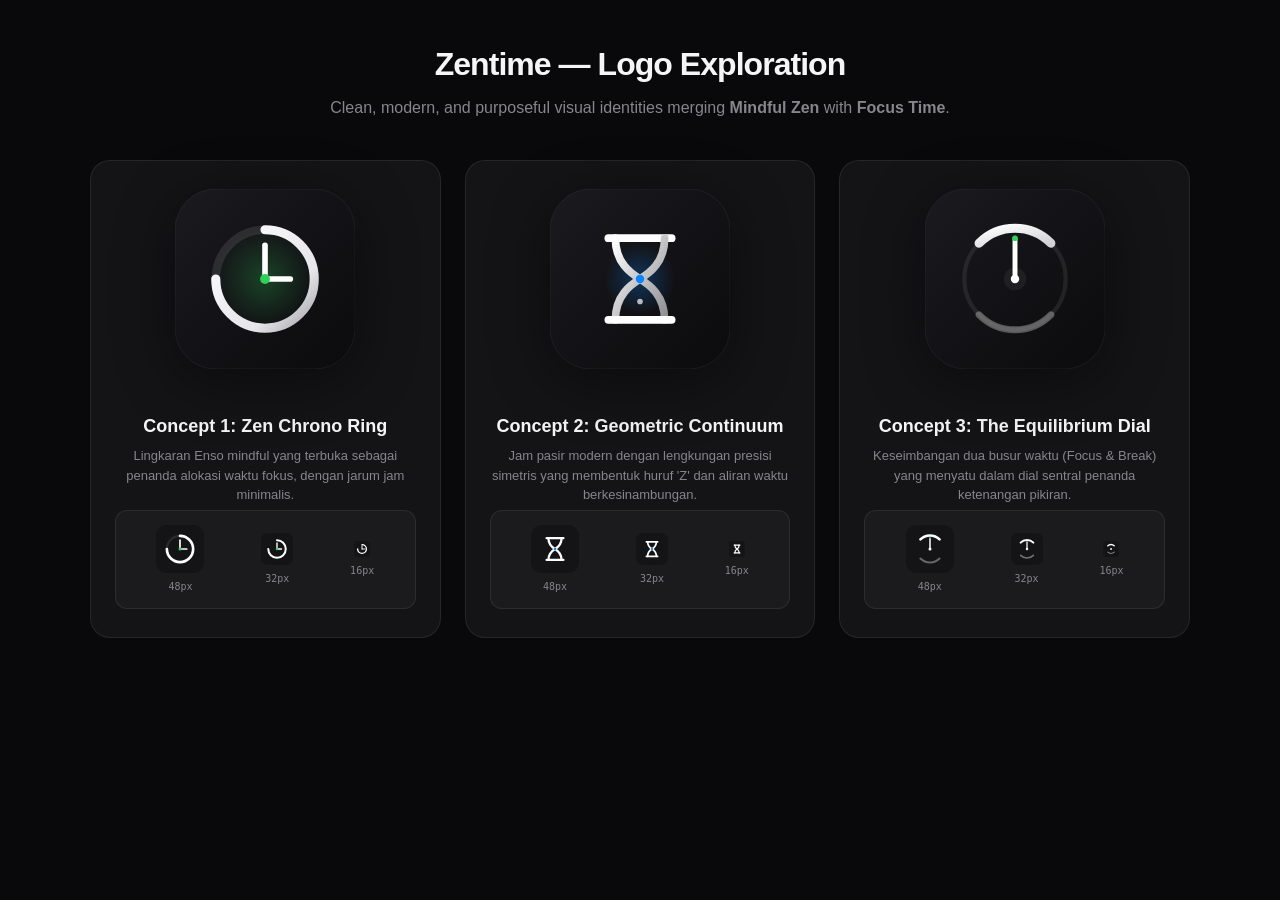
<file: docs/logo-showcase.html>
<!DOCTYPE html>
<html lang="en">
<head>
  <meta charset="UTF-8">
  <meta name="viewport" content="width=device-width, initial-scale=1.0">
  <title>Zentime — Logo Concept Exploration</title>
  <style>
    :root {
      --bg: #09090b;
      --surface: #141417;
      --border: rgba(255, 255, 255, 0.08);
      --text: #f5f5f7;
      --text-muted: #86868b;
      --font: -apple-system, BlinkMacSystemFont, "Segoe UI", Roboto, sans-serif;
    }
    * { box-sizing: border-box; margin: 0; padding: 0; }
    body {
      background: var(--bg);
      color: var(--text);
      font-family: var(--font);
      padding: 40px 20px 80px;
      line-height: 1.5;
    }
    .header {
      max-width: 900px;
      margin: 0 auto 40px;
      text-align: center;
    }
    .header h1 {
      font-size: 32px;
      font-weight: 800;
      letter-spacing: -0.03em;
      margin-bottom: 8px;
    }
    .header p {
      color: var(--text-muted);
      font-size: 16px;
    }
    .grid {
      max-width: 1100px;
      margin: 0 auto;
      display: grid;
      grid-template-columns: repeat(3, 1fr);
      gap: 24px;
    }
    .concept-card {
      background: var(--surface);
      border: 1px solid var(--border);
      border-radius: 20px;
      padding: 28px 24px;
      display: flex;
      flex-direction: column;
      align-items: center;
      transition: transform 0.2s ease, border-color 0.2s ease;
    }
    .concept-card:hover {
      transform: translateY(-4px);
      border-color: rgba(255, 255, 255, 0.2);
    }
    .concept-title {
      font-size: 18px;
      font-weight: 700;
      margin-top: 20px;
      margin-bottom: 6px;
      text-align: center;
    }
    .concept-tagline {
      font-size: 13px;
      color: var(--text-muted);
      text-align: center;
      margin-bottom: 24px;
      height: 40px;
    }
    .logo-hero-preview {
      width: 180px;
      height: 180px;
      display: flex;
      align-items: center;
      justify-content: center;
      margin-bottom: 24px;
    }
    .logo-hero-preview svg {
      width: 100%;
      height: 100%;
      filter: drop-shadow(0 12px 30px rgba(0, 0, 0, 0.45));
    }
    .size-test-row {
      width: 100%;
      background: rgba(255, 255, 255, 0.03);
      border: 1px solid var(--border);
      border-radius: 12px;
      padding: 14px 12px;
      display: flex;
      align-items: center;
      justify-content: space-around;
      margin-top: auto;
    }
    .size-col {
      display: flex;
      flex-direction: column;
      align-items: center;
      gap: 6px;
    }
    .size-label {
      font-size: 10px;
      color: var(--text-muted);
      font-family: monospace;
    }
    @media (max-width: 860px) {
      .grid { grid-template-columns: 1fr; }
    }
  </style>
</head>
<body>

  <div class="header">
    <h1>Zentime — Logo Exploration</h1>
    <p>Clean, modern, and purposeful visual identities merging <strong>Mindful Zen</strong> with <strong>Focus Time</strong>.</p>
  </div>

  <div class="grid">

    <!-- CONCEPT 1 -->
    <div class="concept-card">
      <div class="logo-hero-preview">
        <!-- SVG Concept 1: The Zen Chrono Ring (Enso Arc + Central Focus Ray) -->
        <svg viewBox="0 0 512 512" xmlns="http://www.w3.org/2000/svg">
          <defs>
            <linearGradient id="c1_bg" x1="0%" y1="0%" x2="100%" y2="100%">
              <stop offset="0%" stop-color="#1A1A1F"/>
              <stop offset="100%" stop-color="#0B0B0D"/>
            </linearGradient>
            <linearGradient id="c1_ring" x1="0%" y1="0%" x2="100%" y2="100%">
              <stop offset="0%" stop-color="#FFFFFF"/>
              <stop offset="70%" stop-color="#E5E5EA"/>
              <stop offset="100%" stop-color="#A1A1A6"/>
            </linearGradient>
            <radialGradient id="c1_glow" cx="50%" cy="50%" r="50%">
              <stop offset="0%" stop-color="#30D158" stop-opacity="0.25"/>
              <stop offset="100%" stop-color="#30D158" stop-opacity="0"/>
            </radialGradient>
          </defs>
          <!-- Squircle Base -->
          <rect width="512" height="512" rx="116" fill="url(#c1_bg)"/>
          <rect width="512" height="512" rx="116" fill="none" stroke="rgba(255,255,255,0.08)" stroke-width="2"/>
          <circle cx="256" cy="256" r="140" fill="url(#c1_glow)"/>

          <!-- 3/4 Focus Ring (The Zen Arc) -->
          <circle cx="256" cy="256" r="140" fill="none" stroke="rgba(255,255,255,0.1)" stroke-width="24"/>
          <!-- Active 270deg Arc -->
          <path d="M 256 116 A 140 140 0 1 1 116 256" fill="none" stroke="url(#c1_ring)" stroke-width="26" stroke-linecap="round"/>
          
          <!-- Modern Minimal Clock Hands -->
          <line x1="256" y1="256" x2="256" y2="160" stroke="#FFFFFF" stroke-width="16" stroke-linecap="round"/>
          <line x1="256" y1="256" x2="328" y2="256" stroke="#FFFFFF" stroke-width="16" stroke-linecap="round"/>
          <circle cx="256" cy="256" r="14" fill="#30D158"/>
        </svg>
      </div>
      <h3 class="concept-title">Concept 1: Zen Chrono Ring</h3>
      <p class="concept-tagline">Lingkaran Enso mindful yang terbuka sebagai penanda alokasi waktu fokus, dengan jarum jam minimalis.</p>

      <div class="size-test-row">
        <div class="size-col">
          <svg width="48" height="48" viewBox="0 0 512 512">
            <rect width="512" height="512" rx="116" fill="#141417"/>
            <circle cx="256" cy="256" r="140" fill="none" stroke="rgba(255,255,255,0.1)" stroke-width="24"/>
            <path d="M 256 116 A 140 140 0 1 1 116 256" fill="none" stroke="#FFFFFF" stroke-width="28" stroke-linecap="round"/>
            <line x1="256" y1="256" x2="256" y2="160" stroke="#FFFFFF" stroke-width="18" stroke-linecap="round"/>
            <line x1="256" y1="256" x2="328" y2="256" stroke="#FFFFFF" stroke-width="18" stroke-linecap="round"/>
            <circle cx="256" cy="256" r="16" fill="#30D158"/>
          </svg>
          <span class="size-label">48px</span>
        </div>
        <div class="size-col">
          <svg width="32" height="32" viewBox="0 0 512 512">
            <rect width="512" height="512" rx="116" fill="#141417"/>
            <path d="M 256 116 A 140 140 0 1 1 116 256" fill="none" stroke="#FFFFFF" stroke-width="32" stroke-linecap="round"/>
            <line x1="256" y1="256" x2="256" y2="160" stroke="#FFFFFF" stroke-width="22" stroke-linecap="round"/>
            <line x1="256" y1="256" x2="328" y2="256" stroke="#FFFFFF" stroke-width="22" stroke-linecap="round"/>
            <circle cx="256" cy="256" r="20" fill="#30D158"/>
          </svg>
          <span class="size-label">32px</span>
        </div>
        <div class="size-col">
          <svg width="16" height="16" viewBox="0 0 512 512">
            <rect width="512" height="512" rx="116" fill="#141417"/>
            <path d="M 256 116 A 140 140 0 1 1 116 256" fill="none" stroke="#FFFFFF" stroke-width="44" stroke-linecap="round"/>
            <line x1="256" y1="256" x2="256" y2="150" stroke="#FFFFFF" stroke-width="30" stroke-linecap="round"/>
            <line x1="256" y1="256" x2="338" y2="256" stroke="#FFFFFF" stroke-width="30" stroke-linecap="round"/>
          </svg>
          <span class="size-label">16px</span>
        </div>
      </div>
    </div>

    <!-- CONCEPT 2 -->
    <div class="concept-card">
      <div class="logo-hero-preview">
        <!-- SVG Concept 2: The Geometric Hourglass Continuum (Modern Hourglass + "Z" Flow) -->
        <svg viewBox="0 0 512 512" xmlns="http://www.w3.org/2000/svg">
          <defs>
            <linearGradient id="c2_bg" x1="0%" y1="0%" x2="100%" y2="100%">
              <stop offset="0%" stop-color="#1A1A1F"/>
              <stop offset="100%" stop-color="#0B0B0D"/>
            </linearGradient>
            <linearGradient id="c2_glass" x1="0%" y1="0%" x2="100%" y2="100%">
              <stop offset="0%" stop-color="#FFFFFF"/>
              <stop offset="100%" stop-color="#8E8E93"/>
            </linearGradient>
            <radialGradient id="c2_center" cx="50%" cy="50%" r="50%">
              <stop offset="0%" stop-color="#0A84FF" stop-opacity="0.3"/>
              <stop offset="100%" stop-color="#0A84FF" stop-opacity="0"/>
            </radialGradient>
          </defs>
          <rect width="512" height="512" rx="116" fill="url(#c2_bg)"/>
          <rect width="512" height="512" rx="116" fill="none" stroke="rgba(255,255,255,0.08)" stroke-width="2"/>
          <circle cx="256" cy="256" r="100" fill="url(#c2_center)"/>

          <!-- Unbroken Geometric Hourglass (forming subtle Z diagonal) -->
          <!-- Top Base -->
          <line x1="166" y1="140" x2="346" y2="140" stroke="#FFFFFF" stroke-width="22" stroke-linecap="round"/>
          <!-- Curved Funnel Body -->
          <path d="M 186 140 C 186 210, 230 240, 256 256 C 282 272, 326 302, 326 372" fill="none" stroke="url(#c2_glass)" stroke-width="22" stroke-linecap="round"/>
          <path d="M 326 140 C 326 210, 282 240, 256 256 C 230 272, 186 302, 186 372" fill="none" stroke="url(#c2_glass)" stroke-width="22" stroke-linecap="round"/>
          <!-- Bottom Base -->
          <line x1="166" y1="372" x2="346" y2="372" stroke="#FFFFFF" stroke-width="22" stroke-linecap="round"/>
          <!-- Falling Zen Sand Particle -->
          <circle cx="256" cy="256" r="12" fill="#0A84FF"/>
          <circle cx="256" cy="320" r="8" fill="rgba(255,255,255,0.7)"/>
        </svg>
      </div>
      <h3 class="concept-title">Concept 2: Geometric Continuum</h3>
      <p class="concept-tagline">Jam pasir modern dengan lengkungan presisi simetris yang membentuk huruf 'Z' dan aliran waktu berkesinambungan.</p>

      <div class="size-test-row">
        <div class="size-col">
          <svg width="48" height="48" viewBox="0 0 512 512">
            <rect width="512" height="512" rx="116" fill="#141417"/>
            <line x1="166" y1="140" x2="346" y2="140" stroke="#FFFFFF" stroke-width="24" stroke-linecap="round"/>
            <path d="M 186 140 C 186 210, 230 240, 256 256 C 282 272, 326 302, 326 372" fill="none" stroke="#FFFFFF" stroke-width="24" stroke-linecap="round"/>
            <path d="M 326 140 C 326 210, 282 240, 256 256 C 230 272, 186 302, 186 372" fill="none" stroke="#FFFFFF" stroke-width="24" stroke-linecap="round"/>
            <line x1="166" y1="372" x2="346" y2="372" stroke="#FFFFFF" stroke-width="24" stroke-linecap="round"/>
            <circle cx="256" cy="256" r="14" fill="#0A84FF"/>
          </svg>
          <span class="size-label">48px</span>
        </div>
        <div class="size-col">
          <svg width="32" height="32" viewBox="0 0 512 512">
            <rect width="512" height="512" rx="116" fill="#141417"/>
            <line x1="166" y1="140" x2="346" y2="140" stroke="#FFFFFF" stroke-width="28" stroke-linecap="round"/>
            <path d="M 186 140 C 186 210, 230 240, 256 256 C 282 272, 326 302, 326 372" fill="none" stroke="#FFFFFF" stroke-width="28" stroke-linecap="round"/>
            <path d="M 326 140 C 326 210, 282 240, 256 256 C 230 272, 186 302, 186 372" fill="none" stroke="#FFFFFF" stroke-width="28" stroke-linecap="round"/>
            <line x1="166" y1="372" x2="346" y2="372" stroke="#FFFFFF" stroke-width="28" stroke-linecap="round"/>
            <circle cx="256" cy="256" r="18" fill="#0A84FF"/>
          </svg>
          <span class="size-label">32px</span>
        </div>
        <div class="size-col">
          <svg width="16" height="16" viewBox="0 0 512 512">
            <rect width="512" height="512" rx="116" fill="#141417"/>
            <line x1="166" y1="130" x2="346" y2="130" stroke="#FFFFFF" stroke-width="40" stroke-linecap="round"/>
            <path d="M 186 130 C 186 210, 230 240, 256 256 C 282 272, 326 302, 326 382" fill="none" stroke="#FFFFFF" stroke-width="40" stroke-linecap="round"/>
            <path d="M 326 130 C 326 210, 282 240, 256 256 C 230 272, 186 302, 186 382" fill="none" stroke="#FFFFFF" stroke-width="40" stroke-linecap="round"/>
            <line x1="166" y1="382" x2="346" y2="382" stroke="#FFFFFF" stroke-width="40" stroke-linecap="round"/>
          </svg>
          <span class="size-label">16px</span>
        </div>
      </div>
    </div>

    <!-- CONCEPT 3 -->
    <div class="concept-card">
      <div class="logo-hero-preview">
        <!-- SVG Concept 3: The Equilibrium Dial (Dual Mindful Arcs / Zen Yin-Yang of Time) -->
        <svg viewBox="0 0 512 512" xmlns="http://www.w3.org/2000/svg">
          <defs>
            <linearGradient id="c3_bg" x1="0%" y1="0%" x2="100%" y2="100%">
              <stop offset="0%" stop-color="#1A1A1F"/>
              <stop offset="100%" stop-color="#0B0B0D"/>
            </linearGradient>
            <linearGradient id="c3_arcA" x1="0%" y1="0%" x2="100%" y2="100%">
              <stop offset="0%" stop-color="#FFFFFF"/>
              <stop offset="100%" stop-color="#D1D1D6"/>
            </linearGradient>
            <linearGradient id="c3_arcB" x1="0%" y1="0%" x2="100%" y2="100%">
              <stop offset="0%" stop-color="#FF9F0A"/>
              <stop offset="100%" stop-color="#FF375F"/>
            </linearGradient>
          </defs>
          <rect width="512" height="512" rx="116" fill="url(#c3_bg)"/>
          <rect width="512" height="512" rx="116" fill="none" stroke="rgba(255,255,255,0.08)" stroke-width="2"/>

          <!-- Outer Subtle Track -->
          <circle cx="256" cy="256" r="144" fill="none" stroke="rgba(255,255,255,0.08)" stroke-width="12"/>

          <!-- Upper Focus Arc (Work) -->
          <path d="M 154 154 A 144 144 0 0 1 358 154" fill="none" stroke="url(#c3_arcA)" stroke-width="26" stroke-linecap="round"/>
          
          <!-- Lower Rest Arc (Break) -->
          <path d="M 358 358 A 144 144 0 0 1 154 358" fill="none" stroke="rgba(255,255,255,0.3)" stroke-width="20" stroke-linecap="round"/>

          <!-- Central Zen Dial Hand -->
          <circle cx="256" cy="256" r="32" fill="rgba(255,255,255,0.06)"/>
          <circle cx="256" cy="256" r="12" fill="#FFFFFF"/>
          <line x1="256" y1="256" x2="256" y2="140" stroke="#FFFFFF" stroke-width="14" stroke-linecap="round"/>
          <circle cx="256" cy="140" r="8" fill="#30D158"/>
        </svg>
      </div>
      <h3 class="concept-title">Concept 3: The Equilibrium Dial</h3>
      <p class="concept-tagline">Keseimbangan dua busur waktu (Focus & Break) yang menyatu dalam dial sentral penanda ketenangan pikiran.</p>

      <div class="size-test-row">
        <div class="size-col">
          <svg width="48" height="48" viewBox="0 0 512 512">
            <rect width="512" height="512" rx="116" fill="#141417"/>
            <path d="M 154 154 A 144 144 0 0 1 358 154" fill="none" stroke="#FFFFFF" stroke-width="28" stroke-linecap="round"/>
            <path d="M 358 358 A 144 144 0 0 1 154 358" fill="none" stroke="rgba(255,255,255,0.35)" stroke-width="22" stroke-linecap="round"/>
            <circle cx="256" cy="256" r="16" fill="#FFFFFF"/>
            <line x1="256" y1="256" x2="256" y2="140" stroke="#FFFFFF" stroke-width="16" stroke-linecap="round"/>
            <circle cx="256" cy="140" r="10" fill="#30D158"/>
          </svg>
          <span class="size-label">48px</span>
        </div>
        <div class="size-col">
          <svg width="32" height="32" viewBox="0 0 512 512">
            <rect width="512" height="512" rx="116" fill="#141417"/>
            <path d="M 154 154 A 144 144 0 0 1 358 154" fill="none" stroke="#FFFFFF" stroke-width="32" stroke-linecap="round"/>
            <path d="M 358 358 A 144 144 0 0 1 154 358" fill="none" stroke="rgba(255,255,255,0.4)" stroke-width="24" stroke-linecap="round"/>
            <circle cx="256" cy="256" r="20" fill="#FFFFFF"/>
            <line x1="256" y1="256" x2="256" y2="140" stroke="#FFFFFF" stroke-width="20" stroke-linecap="round"/>
          </svg>
          <span class="size-label">32px</span>
        </div>
        <div class="size-col">
          <svg width="16" height="16" viewBox="0 0 512 512">
            <rect width="512" height="512" rx="116" fill="#141417"/>
            <path d="M 154 154 A 144 144 0 0 1 358 154" fill="none" stroke="#FFFFFF" stroke-width="44" stroke-linecap="round"/>
            <path d="M 358 358 A 144 144 0 0 1 154 358" fill="none" stroke="rgba(255,255,255,0.45)" stroke-width="34" stroke-linecap="round"/>
            <circle cx="256" cy="256" r="30" fill="#FFFFFF"/>
          </svg>
          <span class="size-label">16px</span>
        </div>
      </div>
    </div>

  </div>

</body>
</html>
</file>
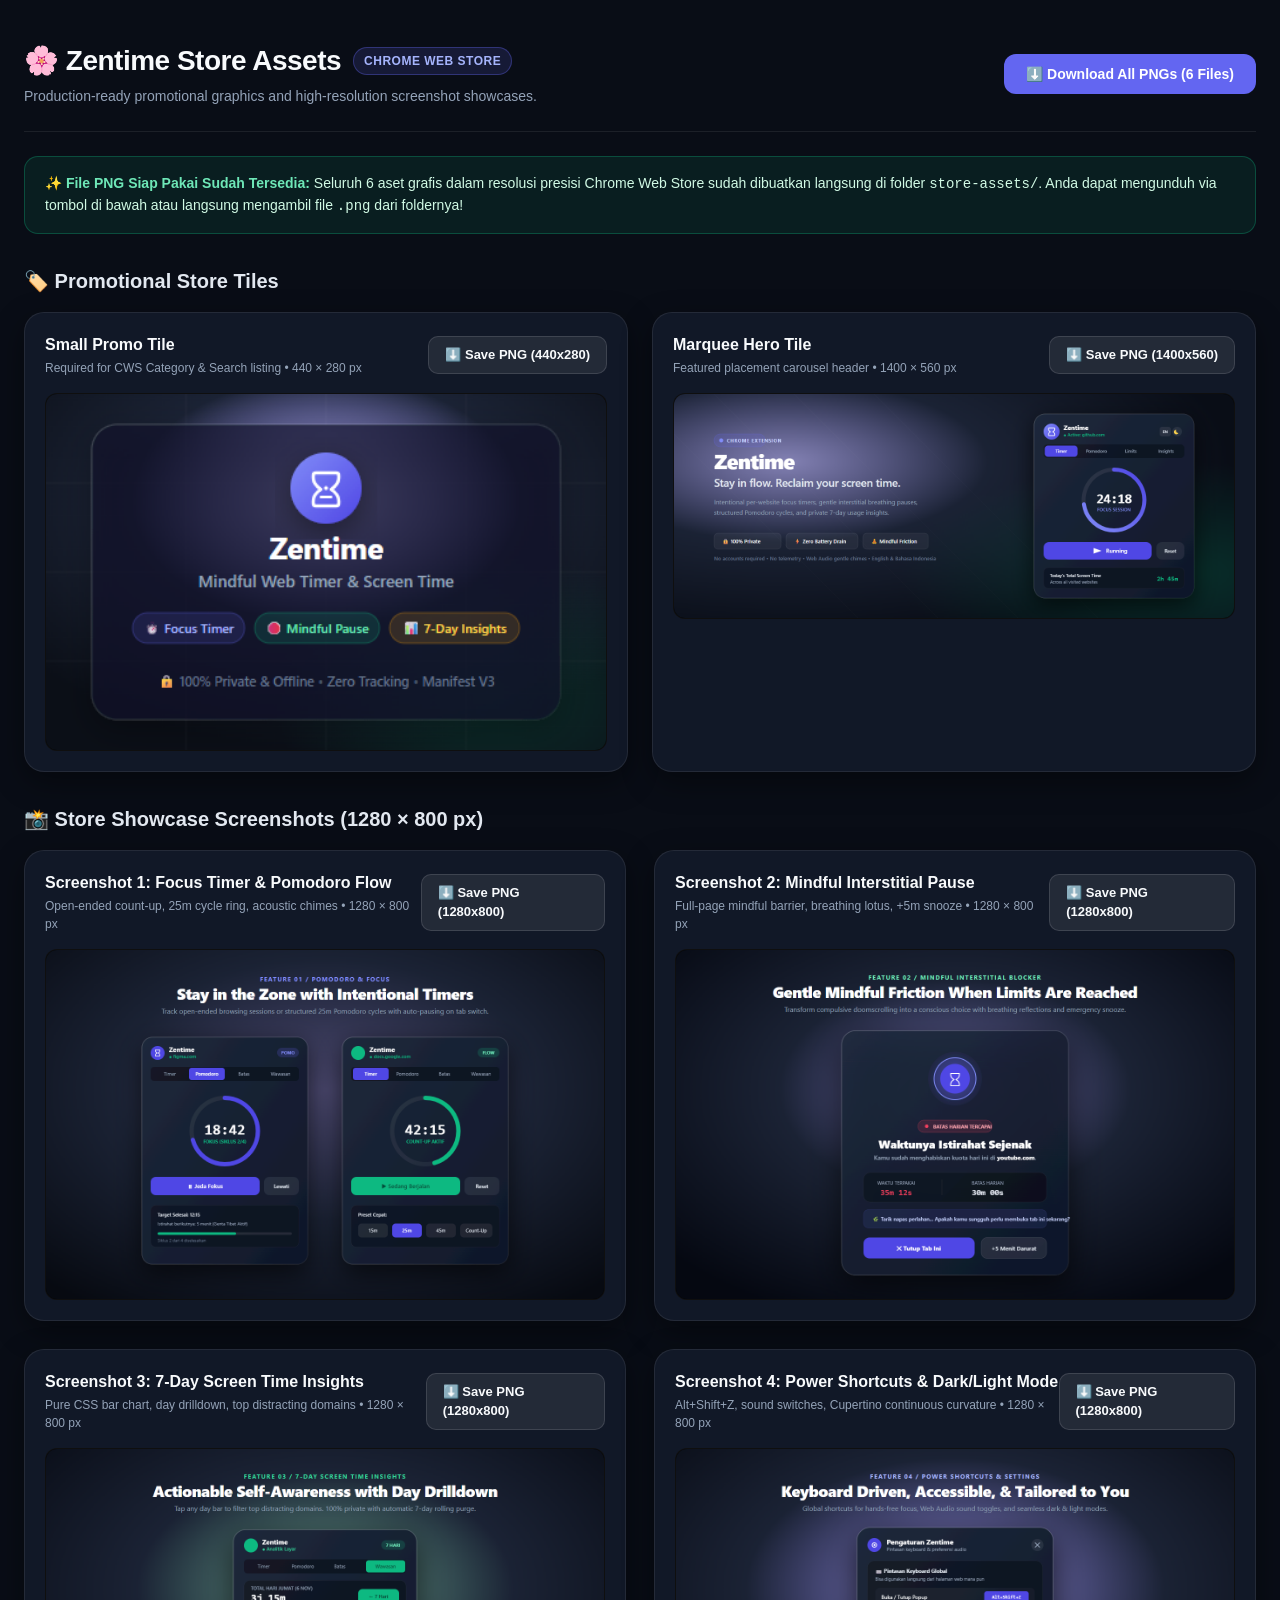
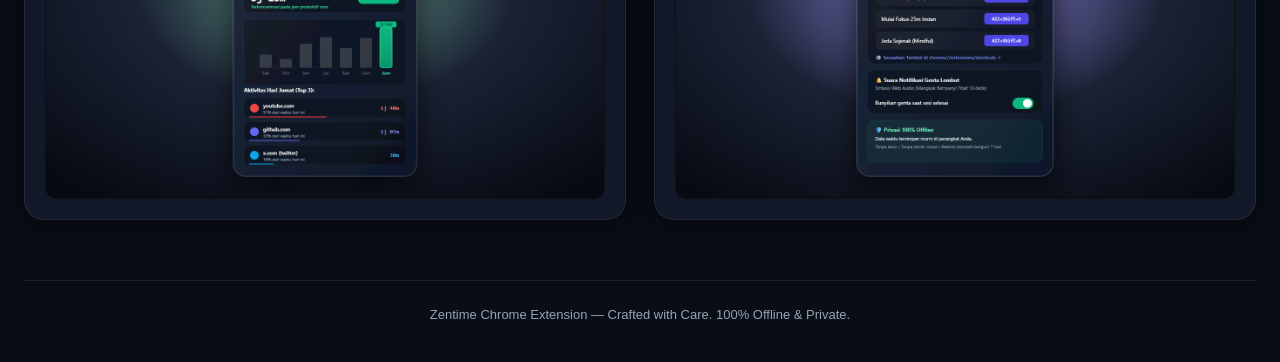
<file: store-assets/preview.html>
<!DOCTYPE html>
<html lang="en">
<head>
  <meta charset="UTF-8">
  <meta name="viewport" content="width=device-width, initial-scale=1.0">
  <title>Zentime — Chrome Web Store Promotional Assets</title>
  <style>
    :root {
      --bg: #090D16;
      --card-bg: #111827;
      --card-border: rgba(255, 255, 255, 0.08);
      --primary: #6366F1;
      --primary-hover: #4F46E5;
      --text: #F8FAFC;
      --text-muted: #94A3B8;
      --emerald: #10B981;
    }

    * {
      box-sizing: border-box;
      margin: 0;
      padding: 0;
    }

    body {
      background-color: var(--bg);
      color: var(--text);
      font-family: -apple-system, BlinkMacSystemFont, "Segoe UI", Roboto, "Plus Jakarta Sans", sans-serif;
      padding: 40px 24px;
      line-height: 1.5;
    }

    .container {
      max-width: 1440px;
      margin: 0 auto;
    }

    header {
      display: flex;
      justify-content: space-between;
      align-items: center;
      margin-bottom: 24px;
      padding-bottom: 24px;
      border-bottom: 1px solid var(--card-border);
      flex-wrap: wrap;
      gap: 16px;
    }

    .header-title h1 {
      font-size: 28px;
      font-weight: 800;
      letter-spacing: -0.5px;
      display: flex;
      align-items: center;
      gap: 12px;
    }

    .header-title p {
      color: var(--text-muted);
      font-size: 14px;
      margin-top: 4px;
    }

    .badge-cws {
      background: rgba(99, 102, 241, 0.15);
      color: #A5B4FC;
      border: 1px solid rgba(99, 102, 241, 0.35);
      padding: 4px 10px;
      border-radius: 9999px;
      font-size: 12px;
      font-weight: 700;
      letter-spacing: 0.5px;
    }

    .header-actions {
      display: flex;
      gap: 12px;
      align-items: center;
      flex-wrap: wrap;
    }

    .btn-all {
      background: var(--primary);
      color: #fff;
      border: none;
      padding: 12px 22px;
      border-radius: 12px;
      font-size: 14px;
      font-weight: 600;
      cursor: pointer;
      transition: all 0.2s;
      display: flex;
      align-items: center;
      gap: 8px;
      text-decoration: none;
    }

    .btn-all:hover {
      background: var(--primary-hover);
      transform: translateY(-1px);
    }

    .banner-info {
      background: rgba(16, 185, 129, 0.1);
      border: 1px solid rgba(16, 185, 129, 0.3);
      padding: 16px 20px;
      border-radius: 14px;
      margin-bottom: 32px;
      display: flex;
      align-items: center;
      justify-content: space-between;
      gap: 16px;
      flex-wrap: wrap;
    }

    .banner-info-text {
      font-size: 14px;
      color: #D1FAE5;
    }

    .banner-info-text strong {
      color: #6EE7B7;
    }

    .section-title {
      font-size: 20px;
      font-weight: 700;
      margin: 32px 0 16px;
      color: #E2E8F0;
      display: flex;
      align-items: center;
      gap: 8px;
    }

    .grid-tiles {
      display: grid;
      grid-template-columns: repeat(auto-fit, minmax(420px, 1fr));
      gap: 24px;
      margin-bottom: 32px;
    }

    .grid-screenshots {
      display: grid;
      grid-template-columns: repeat(auto-fit, minmax(600px, 1fr));
      gap: 28px;
    }

    .asset-card {
      background: var(--card-bg);
      border: 1px solid var(--card-border);
      border-radius: 20px;
      padding: 20px;
      display: flex;
      flex-direction: column;
      gap: 16px;
      box-shadow: 0 10px 30px rgba(0, 0, 0, 0.4);
    }

    .asset-header {
      display: flex;
      justify-content: space-between;
      align-items: center;
    }

    .asset-info h3 {
      font-size: 16px;
      font-weight: 700;
    }

    .asset-meta {
      font-size: 12px;
      color: var(--text-muted);
      margin-top: 2px;
    }

    .btn-export {
      background: rgba(255, 255, 255, 0.08);
      border: 1px solid rgba(255, 255, 255, 0.12);
      color: var(--text);
      padding: 8px 16px;
      border-radius: 10px;
      font-size: 13px;
      font-weight: 600;
      cursor: pointer;
      transition: all 0.2s;
      display: inline-flex;
      align-items: center;
      gap: 6px;
      text-decoration: none;
    }

    .btn-export:hover {
      background: rgba(255, 255, 255, 0.18);
      border-color: rgba(255, 255, 255, 0.3);
      color: #FFFFFF;
      transform: translateY(-1px);
    }

    .preview-container {
      width: 100%;
      border-radius: 12px;
      overflow: hidden;
      background: #000;
      border: 1px solid rgba(255, 255, 255, 0.06);
      position: relative;
    }

    .preview-container img {
      width: 100%;
      height: auto;
      display: block;
    }

    footer {
      margin-top: 60px;
      text-align: center;
      color: var(--text-muted);
      font-size: 13px;
      border-top: 1px solid var(--card-border);
      padding-top: 24px;
    }
  </style>
</head>
<body>
  <div class="container">
    <header>
      <div class="header-title">
        <h1>
          🌸 Zentime Store Assets
          <span class="badge-cws">CHROME WEB STORE</span>
        </h1>
        <p>Production-ready promotional graphics and high-resolution screenshot showcases.</p>
      </div>
      <div class="header-actions">
        <button class="btn-all" onclick="exportAllPNGs()">
          ⬇️ Download All PNGs (6 Files)
        </button>
      </div>
    </header>

    <!-- INFO BANNER -->
    <div class="banner-info">
      <div class="banner-info-text">
        ✨ <strong>File PNG Siap Pakai Sudah Tersedia:</strong> Seluruh 6 aset grafis dalam resolusi presisi Chrome Web Store sudah dibuatkan langsung di folder <code>store-assets/</code>. Anda dapat mengunduh via tombol di bawah atau langsung mengambil file <code>.png</code> dari foldernya!
      </div>
    </div>

    <!-- SECTION 1: PROMOTIONAL TILES -->
    <h2 class="section-title">🏷️ Promotional Store Tiles</h2>
    <div class="grid-tiles">
      
      <!-- Small Promo Tile (440x280) -->
      <div class="asset-card">
        <div class="asset-header">
          <div class="asset-info">
            <h3>Small Promo Tile</h3>
            <div class="asset-meta">Required for CWS Category &amp; Search listing • 440 × 280 px</div>
          </div>
          <a class="btn-export" href="promo-small-440x280.png" download="zentime-promo-small-440x280.png">
            ⬇️ Save PNG (440x280)
          </a>
        </div>
        <div class="preview-container">
          <img id="promoSmallImg" src="promo-small-440x280.png" alt="Small Promo Tile 440x280">
        </div>
      </div>

      <!-- Marquee Tile (1400x560) -->
      <div class="asset-card">
        <div class="asset-header">
          <div class="asset-info">
            <h3>Marquee Hero Tile</h3>
            <div class="asset-meta">Featured placement carousel header • 1400 × 560 px</div>
          </div>
          <a class="btn-export" href="marquee-1400x560.png" download="zentime-marquee-1400x560.png">
            ⬇️ Save PNG (1400x560)
          </a>
        </div>
        <div class="preview-container">
          <img id="marqueeImg" src="marquee-1400x560.png" alt="Marquee Hero Tile 1400x560">
        </div>
      </div>

    </div>

    <!-- SECTION 2: SHOWCASE SCREENSHOTS -->
    <h2 class="section-title">📸 Store Showcase Screenshots (1280 × 800 px)</h2>
    <div class="grid-screenshots">

      <!-- Screenshot 1 -->
      <div class="asset-card">
        <div class="asset-header">
          <div class="asset-info">
            <h3>Screenshot 1: Focus Timer &amp; Pomodoro Flow</h3>
            <div class="asset-meta">Open-ended count-up, 25m cycle ring, acoustic chimes • 1280 × 800 px</div>
          </div>
          <a class="btn-export" href="screenshot-1-timer.png" download="zentime-screenshot-1-timer.png">
            ⬇️ Save PNG (1280x800)
          </a>
        </div>
        <div class="preview-container">
          <img id="screen1Img" src="screenshot-1-timer.png" alt="Screenshot 1: Focus Timer & Pomodoro">
        </div>
      </div>

      <!-- Screenshot 2 -->
      <div class="asset-card">
        <div class="asset-header">
          <div class="asset-info">
            <h3>Screenshot 2: Mindful Interstitial Pause</h3>
            <div class="asset-meta">Full-page mindful barrier, breathing lotus, +5m snooze • 1280 × 800 px</div>
          </div>
          <a class="btn-export" href="screenshot-2-blocker.png" download="zentime-screenshot-2-blocker.png">
            ⬇️ Save PNG (1280x800)
          </a>
        </div>
        <div class="preview-container">
          <img id="screen2Img" src="screenshot-2-blocker.png" alt="Screenshot 2: Mindful Interstitial Blocker">
        </div>
      </div>

      <!-- Screenshot 3 -->
      <div class="asset-card">
        <div class="asset-header">
          <div class="asset-info">
            <h3>Screenshot 3: 7-Day Screen Time Insights</h3>
            <div class="asset-meta">Pure CSS bar chart, day drilldown, top distracting domains • 1280 × 800 px</div>
          </div>
          <a class="btn-export" href="screenshot-3-insights.png" download="zentime-screenshot-3-insights.png">
            ⬇️ Save PNG (1280x800)
          </a>
        </div>
        <div class="preview-container">
          <img id="screen3Img" src="screenshot-3-insights.png" alt="Screenshot 3: 7-Day Insights">
        </div>
      </div>

      <!-- Screenshot 4 -->
      <div class="asset-card">
        <div class="asset-header">
          <div class="asset-info">
            <h3>Screenshot 4: Power Shortcuts &amp; Dark/Light Mode</h3>
            <div class="asset-meta">Alt+Shift+Z, sound switches, Cupertino continuous curvature • 1280 × 800 px</div>
          </div>
          <a class="btn-export" href="screenshot-4-settings.png" download="zentime-screenshot-4-settings.png">
            ⬇️ Save PNG (1280x800)
          </a>
        </div>
        <div class="preview-container">
          <img id="screen4Img" src="screenshot-4-settings.png" alt="Screenshot 4: Settings & Shortcuts">
        </div>
      </div>

    </div>

    <footer>
      Zentime Chrome Extension — Crafted with Care. 100% Offline &amp; Private.
    </footer>
  </div>

  <script>
    function downloadFile(url, filename) {
      const a = document.createElement("a");
      a.href = url;
      a.download = filename;
      document.body.appendChild(a);
      a.click();
      document.body.removeChild(a);
    }

    async function exportAllPNGs() {
      const files = [
        { url: "promo-small-440x280.png", name: "zentime-promo-small-440x280.png" },
        { url: "marquee-1400x560.png", name: "zentime-marquee-1400x560.png" },
        { url: "screenshot-1-timer.png", name: "zentime-screenshot-1-timer.png" },
        { url: "screenshot-2-blocker.png", name: "zentime-screenshot-2-blocker.png" },
        { url: "screenshot-3-insights.png", name: "zentime-screenshot-3-insights.png" },
        { url: "screenshot-4-settings.png", name: "zentime-screenshot-4-settings.png" }
      ];

      for (let i = 0; i < files.length; i++) {
        downloadFile(files[i].url, files[i].name);
        await new Promise(r => setTimeout(r, 300));
      }
    }
  </script>
</body>
</html>
</file>
<file: docs/landing.css>
/* landing.css - Zentime Landing Page Styles
   Crafted with strict Apple HIG / Anti-Slop Discipline
   Cupertino radii, continuous curvature, zero generic AI bloat
*/

@font-face {
  font-family: "Plus Jakarta Sans";
  src: url("fonts/PlusJakartaSans-Variable.woff2") format("woff2");
  font-weight: 200 800;
  font-display: swap;
}

@font-face {
  font-family: "JetBrains Mono";
  src: url("fonts/JetBrainsMono-Variable.woff2") format("woff2");
  font-weight: 100 800;
  font-display: swap;
}

:root {
  /* Obsidian Dark (Default) */
  --bg-page: #09090b;
  --bg-surface: #121215;
  --bg-surface-elevated: #1a1a1f;
  --bg-subtle: #202026;
  --bg-translucent: rgba(18, 18, 21, 0.78);

  --border: rgba(255, 255, 255, 0.08);
  --border-strong: rgba(255, 255, 255, 0.16);
  --border-focus: rgba(255, 255, 255, 0.4);

  --text-main: #f5f5f7;
  --text-muted: #a1a1a6;
  --text-faint: #6e6e73;
  --text-inverse: #09090b;

  --brand: #f5f5f7;
  --brand-hover: #ffffff;
  --brand-muted: rgba(245, 245, 247, 0.12);

  --accent-red: #ff453a;
  --accent-green: #30d158;
  --accent-blue: #0a84ff;
  --accent-orange: #ff9f0a;

  --radius-sm: 8px;
  --radius-md: 14px;
  --radius-lg: 22px;
  --radius-xl: 32px;
  --radius-full: 9999px;

  --font-sans: "Plus Jakarta Sans", -apple-system, BlinkMacSystemFont, "SF Pro Text", "Segoe UI", sans-serif;
  --font-mono: "JetBrains Mono", SFMono-Regular, Menlo, Monaco, Consolas, monospace;

  --ease-spring: cubic-bezier(0.16, 1, 0.3, 1);
  --ease-smooth: cubic-bezier(0.4, 0, 0.2, 1);
  --ease-out-expo: cubic-bezier(0.16, 1, 0.3, 1);
  --t-enter: 0.85s;
  --t-stagger: 65ms;
  --rise: 20px;

  --shadow-sm: 0 2px 8px rgba(0, 0, 0, 0.2);
  --shadow-md: 0 8px 30px rgba(0, 0, 0, 0.35);
  --shadow-lg: 0 20px 60px rgba(0, 0, 0, 0.5);
}

[data-theme="light"] {
  --bg-page: #fbfbfd;
  --bg-surface: #ffffff;
  --bg-surface-elevated: #f5f5f7;
  --bg-subtle: #ebebed;
  --bg-translucent: rgba(255, 255, 255, 0.82);

  --border: rgba(0, 0, 0, 0.08);
  --border-strong: rgba(0, 0, 0, 0.15);
  --border-focus: rgba(0, 0, 0, 0.35);

  --text-main: #1d1d1f;
  --text-muted: #6e6e73;
  --text-faint: #86868b;
  --text-inverse: #ffffff;

  --brand: #1d1d1f;
  --brand-hover: #000000;
  --brand-muted: rgba(29, 29, 31, 0.08);

  --shadow-sm: 0 2px 8px rgba(0, 0, 0, 0.04);
  --shadow-md: 0 10px 30px rgba(0, 0, 0, 0.06);
  --shadow-lg: 0 24px 60px rgba(0, 0, 0, 0.08);
}

* {
  box-sizing: border-box;
  margin: 0;
  padding: 0;
}

button, input, select, textarea {
  font-family: inherit;
}

html {
  scroll-behavior: smooth;
  font-family: var(--font-sans);
  background-color: var(--bg-page);
  color: var(--text-main);
  text-rendering: optimizeLegibility;
  -webkit-font-smoothing: antialiased;
  -moz-osx-font-smoothing: grayscale;
}

body {
  min-height: 100vh;
  position: relative;
  overflow-x: hidden;
  line-height: 1.6;
}

/* -------------------------------------------------------------
   Atmospheric Fluted Glass & Ambient Stage (Option B)
   Reeded glass vertical refraction with centered vignette mask
   ------------------------------------------------------------- */
.fluted-stage {
  position: fixed;
  inset: 0;
  pointer-events: none;
  z-index: 0;
  overflow: hidden;
}

.ambient-glow {
  pointer-events: none;
  position: absolute;
}

.ambient-glow-top {
  top: -160px;
  left: 50%;
  transform: translateX(-50%);
  width: 1040px;
  height: 580px;
  background: radial-gradient(ellipse at center, rgba(255, 255, 255, 0.055) 0%, transparent 68%);
}

.ambient-glow-emerald {
  top: 6%;
  right: -80px;
  width: 680px;
  height: 680px;
  background: radial-gradient(circle at center, rgba(48, 209, 88, 0.045) 0%, transparent 65%);
  filter: blur(35px);
}

/* Fluted Glass Reeded Texture Layer
   32px cylindrical flute repeats: specular highlight apex at 0px-1px,
   smooth concave depth drop at 16px, masked with radial vignette */
.fluted-glass-layer {
  position: absolute;
  inset: 0;
  pointer-events: none;
  background: repeating-linear-gradient(
    90deg,
    rgba(255, 255, 255, 0.045) 0px,
    rgba(255, 255, 255, 0.075) 1px,
    rgba(255, 255, 255, 0.015) 4px,
    rgba(0, 0, 0, 0.26) 16px,
    rgba(255, 255, 255, 0.015) 28px,
    rgba(255, 255, 255, 0.045) 32px
  );
  -webkit-mask-image: radial-gradient(ellipse 68% 58% at 50% 42%, transparent 28%, rgba(0, 0, 0, 0.38) 64%, black 100%);
  mask-image: radial-gradient(ellipse 68% 58% at 50% 42%, transparent 28%, rgba(0, 0, 0, 0.38) 64%, black 100%);
  opacity: 0.9;
}

/* Tactile Micro-Noise (feTurbulence film grain) */
.fluted-noise-layer {
  position: absolute;
  inset: 0;
  pointer-events: none;
  background-image: url("data:image/svg+xml,%3Csvg viewBox='0 0 256 256' xmlns='http://www.w3.org/2000/svg'%3E%3Cfilter id='noiseFilter'%3E%3CfeTurbulence type='fractalNoise' baseFrequency='0.85' numOctaves='3' stitchTiles='stitch'/%3E%3C/filter%3E%3Crect width='100%25' height='100%25' filter='url(%23noiseFilter)' opacity='0.035'/%3E%3C/svg%3E");
  opacity: 0.55;
  mix-blend-mode: overlay;
}

/* Light Mode Overrides */
[data-theme="light"] .ambient-glow-top {
  background: radial-gradient(ellipse at center, rgba(0, 0, 0, 0.032) 0%, transparent 68%);
}

[data-theme="light"] .ambient-glow-emerald {
  background: radial-gradient(circle at center, rgba(48, 209, 88, 0.03) 0%, transparent 65%);
}

[data-theme="light"] .fluted-glass-layer {
  background: repeating-linear-gradient(
    90deg,
    rgba(255, 255, 255, 0.92) 0px,
    rgba(255, 255, 255, 1) 1px,
    rgba(0, 0, 0, 0.012) 4px,
    rgba(0, 0, 0, 0.048) 16px,
    rgba(0, 0, 0, 0.012) 28px,
    rgba(255, 255, 255, 0.92) 32px
  );
  -webkit-mask-image: radial-gradient(ellipse 68% 58% at 50% 42%, transparent 28%, rgba(0, 0, 0, 0.3) 64%, black 100%);
  mask-image: radial-gradient(ellipse 68% 58% at 50% 42%, transparent 28%, rgba(0, 0, 0, 0.3) 64%, black 100%);
  opacity: 0.65;
}

[data-theme="light"] .fluted-noise-layer {
  opacity: 0.28;
  mix-blend-mode: multiply;
}

/* -------------------------------------------------------------
   Welcome Entrance Curtain (Mindful Zen Reveal)
   ------------------------------------------------------------- */
.welcome-overlay {
  position: fixed;
  inset: 0;
  background: var(--bg-page);
  display: flex;
  flex-direction: column;
  align-items: center;
  justify-content: center;
  z-index: 9999;
  cursor: pointer;
  user-select: none;
  transition: opacity 0.75s var(--ease-spring), filter 0.75s var(--ease-spring), visibility 0.75s var(--ease-spring);
}

.welcome-overlay.is-hidden {
  opacity: 0;
  filter: blur(12px);
  visibility: hidden;
  pointer-events: none;
}

.welcome-emblem-wrap {
  position: relative;
  width: 96px;
  height: 96px;
  margin-bottom: 24px;
  display: flex;
  align-items: center;
  justify-content: center;
}

.welcome-emblem-glow {
  position: absolute;
  inset: -24px;
  background: radial-gradient(circle, rgba(48, 209, 88, 0.25) 0%, transparent 68%);
  border-radius: 50%;
  animation: welcomeAuraPulse 2.4s ease-in-out infinite alternate;
  pointer-events: none;
}

.welcome-enso-svg {
  display: block;
  overflow: visible;
  filter: drop-shadow(0 8px 24px rgba(0, 0, 0, 0.35));
}

.welcome-orbit {
  fill: none;
  stroke: rgba(255, 255, 255, 0.08);
  stroke-width: 7;
}

[data-theme="light"] .welcome-orbit {
  stroke: rgba(0, 0, 0, 0.08);
}

.welcome-arc {
  fill: none;
  stroke: url(#welcomeArcGrad);
  stroke-width: 8;
  stroke-linecap: round;
  stroke-dasharray: 215;
  stroke-dashoffset: 215;
  animation: welcomeEnsoStroke 1.1s cubic-bezier(0.16, 1, 0.3, 1) 0.15s forwards;
}

[data-theme="light"] .welcome-arc {
  stroke: var(--text-main);
}

.welcome-hand {
  stroke: var(--text-main);
  stroke-width: 4.5;
  stroke-linecap: round;
  transform-origin: 60px 60px;
  opacity: 0;
}

.welcome-hand.hand-hour {
  animation: welcomeHandHour 0.9s cubic-bezier(0.34, 1.56, 0.64, 1) 0.5s forwards;
}

.welcome-hand.hand-minute {
  animation: welcomeHandMinute 0.9s cubic-bezier(0.34, 1.56, 0.64, 1) 0.65s forwards;
}

.welcome-pivot {
  fill: #30D158;
  transform-origin: 60px 60px;
  animation: welcomePivotPop 0.6s cubic-bezier(0.34, 1.56, 0.64, 1) 0.8s backwards;
}

.welcome-title {
  font-size: 26px;
  font-weight: 700;
  letter-spacing: -0.025em;
  color: var(--text-main);
  margin-bottom: 8px;
  opacity: 0;
  transform: translateY(8px);
  animation: welcomeTextFadeUp 0.8s cubic-bezier(0.16, 1, 0.3, 1) 0.6s forwards;
}

.welcome-sub {
  font-size: 14px;
  font-weight: 450;
  color: var(--text-muted);
  letter-spacing: -0.01em;
  opacity: 0;
  transform: translateY(8px);
  animation: welcomeTextFadeUp 0.8s cubic-bezier(0.16, 1, 0.3, 1) 0.75s forwards;
}

.welcome-hint {
  position: absolute;
  bottom: 32px;
  font-size: 11px;
  color: var(--text-faint);
  letter-spacing: 0.06em;
  text-transform: uppercase;
  opacity: 0;
  animation: welcomeTextFadeUp 0.8s ease 1.2s forwards;
}

@keyframes welcomeEnsoStroke {
  0% {
    stroke-dashoffset: 215;
  }
  100% {
    stroke-dashoffset: 0;
  }
}

@keyframes welcomeHandHour {
  0% {
    opacity: 0;
    transform: rotate(-30deg) scale(0.6);
  }
  100% {
    opacity: 1;
    transform: rotate(0deg) scale(1);
  }
}

@keyframes welcomeHandMinute {
  0% {
    opacity: 0;
    transform: rotate(-45deg) scale(0.6);
  }
  100% {
    opacity: 1;
    transform: rotate(0deg) scale(1);
  }
}

@keyframes welcomePivotPop {
  0% {
    transform: scale(0);
  }
  70% {
    transform: scale(1.3);
  }
  100% {
    transform: scale(1);
  }
}

@keyframes welcomeAuraPulse {
  0% {
    transform: scale(0.9);
    opacity: 0.4;
  }
  100% {
    transform: scale(1.15);
    opacity: 0.85;
  }
}

@keyframes welcomeTextFadeUp {
  0% {
    opacity: 0;
    transform: translateY(8px);
  }
  100% {
    opacity: 1;
    transform: translateY(0);
  }
}

/* -------------------------------------------------------------
   Navigation Bar
   ------------------------------------------------------------- */
.navbar-wrapper {
  position: sticky;
  top: max(14px, env(safe-area-inset-top, 14px));
  width: 100%;
  max-width: 1140px;
  margin: 0 auto;
  padding: 0 20px;
  z-index: 1000;
}

.navbar {
  display: flex;
  align-items: center;
  justify-content: space-between;
  background: var(--bg-translucent);
  backdrop-filter: blur(20px);
  -webkit-backdrop-filter: blur(20px);
  border: 1px solid var(--border);
  border-top: 1px solid rgba(255, 255, 255, 0.16);
  border-radius: var(--radius-full);
  padding: 8px 18px;
  box-shadow: var(--shadow-sm);
  transition: border-color 0.2s ease, background 0.2s ease;
  box-sizing: border-box;
}

[data-theme="light"] .navbar {
  border-top: 1px solid rgba(255, 255, 255, 0.95);
}

.nav-brand {
  display: flex;
  align-items: center;
  gap: 10px;
  text-decoration: none;
  color: var(--text-main);
  font-weight: 700;
  font-size: 17px;
  letter-spacing: -0.02em;
  flex-shrink: 0;
}

.nav-logo {
  width: 26px;
  height: 26px;
  flex-shrink: 0;
}

.nav-links {
  display: flex;
  align-items: center;
  gap: 24px;
  list-style: none;
}

.nav-link {
  text-decoration: none;
  color: var(--text-muted);
  font-size: 13.5px;
  font-weight: 500;
  transition: color 0.15s ease;
}

.nav-link:hover {
  color: var(--text-main);
}

.nav-actions {
  display: flex;
  align-items: center;
  gap: 10px;
  flex-shrink: 0;
}

.theme-toggle-btn {
  width: 36px;
  height: 36px;
  border-radius: var(--radius-full);
  border: 1px solid var(--border);
  background: var(--bg-surface);
  color: var(--text-main);
  display: flex;
  align-items: center;
  justify-content: center;
  cursor: pointer;
  flex-shrink: 0;
  position: relative;
  transition: background 0.15s ease, border-color 0.15s ease;
}

.theme-toggle-btn:hover {
  background: var(--bg-subtle);
  border-color: var(--border-strong);
}

.nav-btn-star {
  display: inline-flex;
  align-items: center;
  justify-content: center;
  gap: 6px;
  padding: 8px 14px;
  font-size: 13px;
  font-weight: 500;
  text-decoration: none;
  border-radius: var(--radius-full);
  background: var(--bg-surface);
  border: 1px solid var(--border);
  color: var(--text-main);
  white-space: nowrap;
  flex-shrink: 0;
  position: relative;
  transition: background 0.15s ease, border-color 0.15s ease, transform 0.15s var(--ease-spring);
}

.nav-btn-star:hover {
  background: var(--bg-subtle);
  border-color: var(--border-strong);
  transform: translateY(-1px);
}

.btn-nav-download {
  display: inline-flex;
  align-items: center;
  justify-content: center;
  gap: 6px;
  background: var(--brand);
  color: var(--text-inverse);
  padding: 8px 16px;
  border-radius: var(--radius-full);
  font-size: 13px;
  font-weight: 600;
  text-decoration: none;
  white-space: nowrap;
  flex-shrink: 0;
  transition: transform 0.15s var(--ease-spring), opacity 0.15s ease;
}

.btn-nav-download:hover {
  opacity: 0.92;
  transform: translateY(-1px);
}

/* -------------------------------------------------------------
   Hero Section
   ------------------------------------------------------------- */
.hero-section {
  width: 100%;
  max-width: 1140px;
  margin: 48px auto 96px;
  padding: 0 24px;
  display: grid;
  grid-template-columns: 1.15fr 0.85fr;
  gap: 56px;
  align-items: center;
  position: relative;
  z-index: 1;
}

.hero-content {
  display: flex;
  flex-direction: column;
  align-items: flex-start;
}

.version-pill {
  display: inline-flex;
  align-items: center;
  gap: 8px;
  background: var(--bg-surface);
  border: 1px solid var(--border);
  padding: 6px 14px;
  border-radius: var(--radius-full);
  font-size: 12.5px;
  font-weight: 500;
  color: var(--text-muted);
  margin-bottom: 24px;
  text-decoration: none;
  transition: border-color 0.15s ease, color 0.15s ease;
}

.version-pill:hover {
  border-color: var(--border-strong);
  color: var(--text-main);
}

.pill-dot {
  width: 7px;
  height: 7px;
  border-radius: 50%;
  background: var(--accent-green);
}

.hero-title {
  font-size: clamp(38px, 5.2vw, 56px);
  font-weight: 800;
  line-height: 1.08;
  letter-spacing: -0.04em;
  margin-bottom: 20px;
}

.hero-title span {
  color: var(--text-faint);
}

.hero-desc {
  font-size: clamp(16px, 1.8vw, 19px);
  color: var(--text-muted);
  line-height: 1.55;
  margin-bottom: 36px;
  max-width: 540px;
}

.hero-ctas {
  display: flex;
  align-items: center;
  flex-wrap: wrap;
  gap: 14px;
  margin-bottom: 32px;
}

.btn-primary {
  display: inline-flex;
  align-items: center;
  gap: 8px;
  background: var(--brand);
  color: var(--text-inverse);
  padding: 14px 26px;
  border-radius: var(--radius-md);
  font-size: 15px;
  font-weight: 600;
  text-decoration: none;
  border: 1px solid transparent;
  cursor: pointer;
  box-shadow: var(--shadow-sm);
  transition: transform 0.18s var(--ease-spring), opacity 0.15s ease;
}

.btn-primary:hover {
  opacity: 0.94;
  transform: translateY(-2px);
}

.btn-primary:active {
  transform: translateY(0);
}

.btn-secondary {
  display: inline-flex;
  align-items: center;
  gap: 8px;
  background: var(--bg-surface);
  color: var(--text-main);
  padding: 14px 22px;
  border-radius: var(--radius-md);
  font-size: 15px;
  font-weight: 600;
  text-decoration: none;
  border: 1px solid var(--border);
  transition: background 0.15s ease, border-color 0.15s ease, transform 0.15s ease;
}

.btn-secondary:hover {
  background: var(--bg-subtle);
  border-color: var(--border-strong);
  transform: translateY(-1px);
}

.hero-badges {
  display: flex;
  align-items: center;
  flex-wrap: wrap;
  gap: 16px;
  color: var(--text-faint);
  font-size: 12.5px;
  font-weight: 500;
}

.badge-item {
  display: inline-flex;
  align-items: center;
  gap: 6px;
}

.badge-dot {
  opacity: 0.5;
}

/* -------------------------------------------------------------
   Interactive Hero Widget (Live Simulator)
   ------------------------------------------------------------- */
.widget-container {
  display: flex;
  flex-direction: column;
  align-items: center;
  gap: 18px;
  position: relative;
}

.widget-frame {
  width: 100%;
  max-width: 350px;
  background: var(--bg-surface);
  border: 1px solid var(--border);
  border-radius: var(--radius-lg);
  padding: 16px;
  box-shadow: var(--shadow-lg);
  position: relative;
  transition: transform 0.25s var(--ease-spring), box-shadow 0.25s ease;
  font-family: var(--font-sans);
  user-select: none;
}

.widget-frame button,
.widget-frame input {
  font-family: inherit;
}

.widget-frame:hover {
  transform: translateY(-3px);
  border-color: var(--border-strong);
}

/* Widget Header */
.widget-header {
  display: flex;
  align-items: center;
  justify-content: space-between;
  margin-bottom: 12px;
}

.widget-brand {
  font-size: 15px;
  font-weight: 700;
  letter-spacing: -0.02em;
}

.widget-brand span {
  font-weight: 500;
  font-size: 12px;
  color: var(--text-faint);
}

.widget-header-controls {
  display: flex;
  align-items: center;
  gap: 6px;
}

.lang-pill {
  background: var(--bg-subtle);
  border: 1px solid var(--border);
  border-radius: var(--radius-full);
  padding: 3px 8px;
  font-size: 11px;
  font-weight: 700;
  color: var(--text-muted);
}

/* Domain Target Bar */
.widget-domain-bar {
  display: flex;
  align-items: center;
  justify-content: space-between;
  background: var(--bg-surface-elevated);
  border: 1px solid var(--border);
  border-radius: var(--radius-sm);
  padding: 8px 12px;
  margin-bottom: 12px;
  font-size: 13px;
  font-weight: 700;
}

.domain-left {
  display: flex;
  align-items: center;
  gap: 8px;
}

.domain-icon {
  width: 18px;
  height: 18px;
  border-radius: 4px;
}

.domain-live-tag {
  font-size: 10.5px;
  font-weight: 600;
  color: var(--accent-green);
  background: rgba(48, 209, 88, 0.12);
  padding: 2px 7px;
  border-radius: var(--radius-full);
}

/* Segmented Tabs */
.widget-segmented {
  display: flex;
  background: var(--bg-surface-elevated);
  border-radius: var(--radius-md);
  padding: 3px;
  margin-bottom: 16px;
  border: 1px solid var(--border);
}

.seg-btn {
  flex: 1;
  padding: 6px 0;
  font-size: 12px;
  font-weight: 600;
  border: none;
  background: transparent;
  color: var(--text-muted);
  border-radius: var(--radius-sm);
  cursor: pointer;
  transition: all 0.15s ease;
}

.seg-btn.active {
  background: var(--bg-subtle);
  color: var(--text-main);
  box-shadow: 0 1px 4px rgba(0, 0, 0, 0.15);
}

/* Mode Container */
.widget-mode-view {
  display: flex;
  flex-direction: column;
  align-items: center;
  min-height: 250px;
  justify-content: center;
}

/* Ring / Bar / Minimal Morphing Timer View */
.ring-timer-card {
  width: 100%;
  background: var(--bg-surface-elevated);
  border: 1px solid var(--border);
  border-radius: var(--radius-md);
  padding: 16px 14px;
  display: flex;
  flex-direction: column;
  align-items: center;
  position: relative;
  margin-bottom: 12px;
  transition: all 0.25s var(--ease-spring);
}

.ring-card-header {
  width: 100%;
  display: flex;
  align-items: center;
  justify-content: space-between;
  margin-bottom: 10px;
}

.ring-card-tag {
  font-size: 11.5px;
  color: var(--text-muted);
  font-weight: 600;
  display: flex;
  align-items: center;
  gap: 6px;
}

.ring-style-btn {
  background: transparent;
  border: 1px solid var(--border);
  color: var(--text-muted);
  border-radius: var(--radius-sm);
  padding: 4px 6px;
  cursor: pointer;
  display: flex;
  align-items: center;
  transition: all 0.15s ease;
}

.ring-style-btn:hover {
  color: var(--text-main);
  border-color: var(--border-strong);
  background: var(--bg-subtle);
}

.hero-timer-display {
  width: 100%;
  display: flex;
  flex-direction: column;
  align-items: center;
  justify-content: center;
}

/* Style Mode 1: Ring */
.ring-timer-card[data-timer-style="ring"] .svg-ring-wrapper {
  position: relative;
  width: 150px;
  height: 150px;
  display: flex;
  align-items: center;
  justify-content: center;
  margin: 4px auto 10px;
}

.ring-timer-card[data-timer-style="ring"] .svg-ring {
  position: absolute;
  top: 0;
  left: 0;
  width: 100%;
  height: 100%;
  transform: rotate(-90deg);
  display: block;
}

.ring-timer-card[data-timer-style="ring"] .ring-countdown-digits {
  position: relative;
  z-index: 2;
  font-family: var(--font-mono) !important;
  font-size: 36px;
  font-weight: 700;
  letter-spacing: -0.03em;
  font-variant-numeric: tabular-nums;
  line-height: 1;
}

.ring-timer-card[data-timer-style="ring"] .hero-linear-bar {
  display: none !important;
}

/* Style Mode 2: Linear Bar */
.ring-timer-card[data-timer-style="bar"] .svg-ring-wrapper {
  width: 100%;
  height: auto;
  margin: 6px 0 0;
  display: block;
  text-align: center;
}

.ring-timer-card[data-timer-style="bar"] .svg-ring {
  display: none !important;
}

.ring-timer-card[data-timer-style="bar"] .ring-countdown-digits {
  position: static;
  font-family: var(--font-mono) !important;
  font-size: 42px;
  font-weight: 700;
  letter-spacing: -0.04em;
  font-variant-numeric: tabular-nums;
  line-height: 1;
  margin-bottom: 8px;
}

.ring-timer-card[data-timer-style="bar"] .hero-linear-bar {
  display: block !important;
  width: 100%;
  height: 6px;
  background: var(--border);
  border-radius: 99px;
  overflow: hidden;
  margin: 8px 0 10px;
}

.hero-linear-fill {
  height: 100%;
  width: 75%;
  background: var(--text-main);
  border-radius: 99px;
  transition: width 0.4s ease;
}

/* Style Mode 3: Minimal */
.ring-timer-card[data-timer-style="minimal"] .svg-ring-wrapper {
  width: 100%;
  height: auto;
  margin: 10px 0 6px;
  display: block;
  text-align: center;
}

.ring-timer-card[data-timer-style="minimal"] .svg-ring {
  display: none !important;
}

.ring-timer-card[data-timer-style="minimal"] .hero-linear-bar {
  display: none !important;
}

.ring-timer-card[data-timer-style="minimal"] .ring-countdown-digits {
  position: static;
  font-family: var(--font-mono) !important;
  font-size: 48px;
  font-weight: 800;
  letter-spacing: -0.04em;
  font-variant-numeric: tabular-nums;
  line-height: 1;
  margin-bottom: 6px;
}

.ring-track {
  fill: none;
  stroke: var(--border);
  stroke-width: 8;
}

.ring-fill {
  fill: none;
  stroke: var(--text-main);
  stroke-width: 8;
  stroke-linecap: round;
  stroke-dasharray: 452.39;
  stroke-dashoffset: 60;
  transition: stroke-dashoffset 0.8s ease;
}

.ring-target-text {
  font-size: 11.5px;
  color: var(--text-muted);
  font-weight: 500;
  margin-top: 4px;
}

/* Presets & Actions */
.widget-presets {
  width: 100%;
  display: grid;
  grid-template-columns: repeat(4, 1fr);
  gap: 6px;
  margin-bottom: 12px;
}

.preset-chip {
  padding: 8px 0;
  font-size: 12px;
  font-weight: 700;
  border: 1px solid var(--border);
  background: var(--bg-surface-elevated);
  color: var(--text-muted);
  border-radius: var(--radius-sm);
  cursor: pointer;
  transition: all 0.15s ease;
}

.preset-chip:hover,
.preset-chip.active {
  background: var(--text-main);
  color: var(--text-inverse);
  border-color: var(--text-main);
}

.widget-action-btn {
  width: 100%;
  padding: 10px 0;
  font-size: 13.5px;
  font-weight: 700;
  border-radius: var(--radius-sm);
  border: none;
  cursor: pointer;
  transition: opacity 0.15s ease, transform 0.1s ease;
}

.widget-action-btn.btn-stop {
  background: rgba(255, 69, 58, 0.12);
  color: var(--accent-red);
  border: 1px solid rgba(255, 69, 58, 0.25);
}

.widget-action-btn.btn-stop:hover {
  background: rgba(255, 69, 58, 0.18);
}

.widget-action-btn.btn-start {
  background: var(--brand);
  color: var(--text-inverse);
}

/* -------------------------------------------------------------
   Simulator Mode 4: Interactive 7-Day Screen Time Insights
   ------------------------------------------------------------- */
.sim-metrics-grid {
  display: grid;
  grid-template-columns: 1fr 1fr;
  gap: 6px;
  margin-bottom: 10px;
  width: 100%;
}

.sim-metric-card {
  background: var(--bg-surface-elevated);
  border: 1px solid var(--border);
  border-radius: var(--radius-sm);
  padding: 8px 10px;
  display: flex;
  flex-direction: column;
  gap: 2px;
  text-align: left;
}

.sim-metric-card.sim-metric-full {
  grid-column: span 2;
}

.sim-metric-lbl {
  font-size: 9.5px;
  font-weight: 700;
  color: var(--text-muted);
  text-transform: uppercase;
  letter-spacing: 0.04em;
}

.sim-metric-val {
  font-family: var(--font-mono);
  font-size: 15px;
  font-weight: 700;
  color: var(--text-main);
  letter-spacing: -0.02em;
  white-space: nowrap;
  overflow: hidden;
  text-overflow: ellipsis;
}

.sim-metric-card.sim-metric-full .sim-metric-val {
  font-size: 19px;
}

.sim-metric-unit {
  font-size: 11px;
  font-weight: 600;
  color: var(--text-muted);
  font-family: var(--font-sans);
  letter-spacing: 0;
  margin-left: 2px;
}

.sim-metric-sub {
  font-size: 10.5px;
  color: var(--text-faint);
}

.sim-chart-card {
  width: 100%;
  background: var(--bg-surface-elevated);
  border: 1px solid var(--border);
  border-radius: var(--radius-sm);
  padding: 10px 12px;
  margin-bottom: 10px;
}

.sim-chart-header {
  display: flex;
  align-items: center;
  justify-content: space-between;
  margin-bottom: 8px;
}

.sim-chart-title {
  font-size: 11.5px;
  font-weight: 700;
  color: var(--text-main);
}

.sim-chart-badge {
  font-size: 10px;
  font-weight: 700;
  color: var(--text-muted);
  background: var(--bg-subtle);
  border: 1px solid var(--border);
  border-radius: var(--radius-full);
  padding: 2px 7px;
  cursor: pointer;
  transition: all 0.15s ease;
}

.sim-chart-badge.is-filtered {
  background: var(--text-main);
  color: var(--text-inverse);
  border-color: var(--text-main);
}

.sim-chart-bars {
  display: flex;
  justify-content: space-between;
  align-items: flex-end;
  height: 64px;
  gap: 5px;
  padding: 0 2px;
}

.sim-bar-col {
  flex: 1;
  display: flex;
  flex-direction: column;
  align-items: center;
  gap: 4px;
  cursor: pointer;
  transition: opacity 0.2s ease, transform 0.15s ease;
}

.sim-bar-col:hover {
  transform: translateY(-2px);
}

.sim-chart-bars.has-selection .sim-bar-col {
  opacity: 0.35;
}

.sim-chart-bars.has-selection .sim-bar-col.selected {
  opacity: 1;
  transform: translateY(-2px);
}

.sim-bar-track {
  width: 100%;
  max-width: 20px;
  height: 46px;
  background: var(--border);
  border-radius: 3px;
  display: flex;
  align-items: flex-end;
  overflow: hidden;
}

.sim-bar-fill {
  width: 100%;
  background: var(--text-muted);
  border-radius: 3px;
  transition: height 0.3s cubic-bezier(0.16, 1, 0.3, 1), background-color 0.2s ease;
}

.sim-bar-col.is-peak .sim-bar-fill,
.sim-bar-col.selected .sim-bar-fill {
  background: var(--text-main);
}

.sim-bar-day {
  font-size: 9.5px;
  color: var(--text-faint);
  font-weight: 600;
}

.sim-bar-col.selected .sim-bar-day,
.sim-bar-col.is-peak .sim-bar-day {
  color: var(--text-main);
  font-weight: 700;
}

/* Top Monitored Sites Breakdown */
.sim-sites-section {
  width: 100%;
  text-align: left;
}

.sim-sites-header {
  display: flex;
  justify-content: space-between;
  align-items: center;
  margin-bottom: 6px;
}

.sim-sites-title {
  font-size: 11px;
  font-weight: 600;
  color: var(--text-muted);
}

.sim-sites-count {
  font-family: var(--font-mono);
  font-size: 10px;
  font-weight: 700;
  background: var(--bg-surface-elevated);
  border: 1px solid var(--border);
  padding: 1px 6px;
  border-radius: 4px;
  color: var(--text-faint);
}

.sim-sites-list {
  list-style: none;
  padding: 0;
  margin: 0;
  display: flex;
  flex-direction: column;
  gap: 5px;
  width: 100%;
}

.sim-site-item {
  display: flex;
  flex-direction: column;
  gap: 4px;
  padding: 7px 9px;
  background: var(--bg-surface-elevated);
  border: 1px solid var(--border);
  border-radius: var(--radius-sm);
  transition: border-color 0.15s ease;
}

.sim-site-item:hover {
  border-color: var(--border-strong);
}

.sim-site-info {
  display: flex;
  justify-content: space-between;
  align-items: center;
}

.sim-site-left {
  display: flex;
  align-items: center;
  gap: 7px;
  min-width: 0;
}

.sim-site-badge {
  width: 16px;
  height: 16px;
  border-radius: 3px;
  display: flex;
  align-items: center;
  justify-content: center;
  font-size: 9px;
  font-weight: 800;
  color: #ffffff;
  flex-shrink: 0;
}

.sim-site-domain {
  font-size: 11.5px;
  font-weight: 600;
  color: var(--text-main);
  white-space: nowrap;
  overflow: hidden;
  text-overflow: ellipsis;
  max-width: 160px;
}

.sim-site-meta {
  display: flex;
  align-items: center;
  gap: 6px;
  flex-shrink: 0;
}

.sim-site-time {
  font-family: var(--font-mono);
  font-weight: 600;
  font-size: 11px;
  color: var(--text-main);
}

.sim-site-pct {
  font-family: var(--font-mono);
  font-size: 10px;
  color: var(--text-faint);
}

.sim-site-track {
  height: 3px;
  background: var(--border);
  border-radius: 2px;
  overflow: hidden;
}

.sim-site-fill {
  height: 100%;
  background: var(--text-main);
  border-radius: 2px;
  transition: width 0.3s ease;
}

.btn-trigger-simulator {
  display: inline-flex;
  align-items: center;
  gap: 8px;
  font-size: 12.5px;
  font-weight: 600;
  color: var(--text-muted);
  background: var(--bg-surface);
  border: 1px solid var(--border);
  padding: 8px 16px;
  border-radius: var(--radius-full);
  cursor: pointer;
  transition: all 0.15s ease;
}

.btn-trigger-simulator:hover {
  color: var(--text-main);
  border-color: var(--border-strong);
  background: var(--bg-subtle);
  transform: translateY(-1px);
}

/* -------------------------------------------------------------
   Mindful Break Modal Simulator
   ------------------------------------------------------------- */
.modal-overlay {
  position: fixed;
  inset: 0;
  background: rgba(0, 0, 0, 0.85);
  backdrop-filter: blur(12px);
  -webkit-backdrop-filter: blur(12px);
  display: flex;
  align-items: center;
  justify-content: center;
  padding: 24px;
  z-index: 10000;
  opacity: 0;
  visibility: hidden;
  transition: all 0.35s var(--ease-spring);
}

.modal-overlay.is-active {
  opacity: 1;
  visibility: visible;
}

.break-card {
  width: 100%;
  max-width: 440px;
  background: var(--bg-surface);
  border: 1px solid var(--border);
  border-radius: var(--radius-xl);
  padding: 38px 32px;
  text-align: center;
  display: flex;
  flex-direction: column;
  align-items: center;
  box-shadow: var(--shadow-lg);
  transform: scale(0.94);
  transition: transform 0.35s var(--ease-spring);
}

.modal-overlay.is-active .break-card {
  transform: scale(1);
}

.breathe-wrapper {
  position: relative;
  width: 80px;
  height: 80px;
  display: flex;
  align-items: center;
  justify-content: center;
  margin-bottom: 20px;
}

.breathe-pulse {
  position: absolute;
  width: 100%;
  height: 100%;
  border-radius: 50%;
  background: rgba(255, 255, 255, 0.08);
  animation: breathePulseAnim 4s infinite ease-in-out;
}

.breathe-core {
  width: 52px;
  height: 52px;
  border-radius: 50%;
  background: var(--bg-surface-elevated);
  border: 1px solid var(--border);
  display: flex;
  align-items: center;
  justify-content: center;
  z-index: 1;
}

@keyframes breathePulseAnim {
  0%, 100% { transform: scale(0.9); opacity: 0.4; }
  50% { transform: scale(1.4); opacity: 0.8; }
}

.break-site-badge {
  display: inline-flex;
  align-items: center;
  gap: 8px;
  margin-bottom: 12px;
}

.break-domain {
  font-weight: 700;
  font-size: 15px;
}

.break-status-tag {
  font-size: 11px;
  font-weight: 600;
  color: var(--accent-red);
  background: rgba(255, 69, 58, 0.12);
  border: 1px solid rgba(255, 69, 58, 0.2);
  padding: 2px 8px;
  border-radius: var(--radius-full);
}

.break-title {
  font-size: 24px;
  font-weight: 800;
  letter-spacing: -0.02em;
  margin-bottom: 8px;
}

.break-desc {
  font-size: 14px;
  color: var(--text-muted);
  line-height: 1.5;
  margin-bottom: 24px;
  max-width: 340px;
}

.break-stats-row {
  width: 100%;
  background: var(--bg-surface-elevated);
  border: 1px solid var(--border);
  border-radius: var(--radius-md);
  padding: 12px;
  display: flex;
  margin-bottom: 24px;
}

.break-stat-col {
  flex: 1;
  display: flex;
  flex-direction: column;
}

.stat-label {
  font-size: 11px;
  color: var(--text-faint);
  font-weight: 500;
}

.stat-number {
  font-family: var(--font-mono);
  font-size: 16px;
  font-weight: 700;
}

.stat-divider {
  width: 1px;
  background: var(--border);
}

.break-actions {
  width: 100%;
  display: flex;
  flex-direction: column;
  gap: 10px;
}

.btn-break-continue {
  width: 100%;
  padding: 12px 0;
  background: var(--brand);
  color: var(--text-inverse);
  font-weight: 600;
  font-size: 14px;
  border: none;
  border-radius: var(--radius-md);
  cursor: pointer;
  transition: opacity 0.15s ease;
}

.btn-break-subtle {
  width: 100%;
  padding: 10px 0;
  background: transparent;
  color: var(--text-muted);
  font-weight: 600;
  font-size: 13px;
  border: 1px solid var(--border);
  border-radius: var(--radius-md);
  cursor: pointer;
  transition: all 0.15s ease;
}

.btn-break-subtle:hover {
  color: var(--text-main);
  background: var(--bg-surface-elevated);
  border-color: var(--border-strong);
}

/* -------------------------------------------------------------
   Section Headings & Bento Grid
   ------------------------------------------------------------- */
.section-wrapper {
  width: 100%;
  max-width: 1140px;
  margin: 0 auto 110px;
  padding: 0 24px;
  position: relative;
  z-index: 1;
}

.section-header {
  text-align: center;
  max-width: 680px;
  margin: 0 auto 56px;
}

.section-tag {
  font-size: 12px;
  font-weight: 700;
  letter-spacing: 0.08em;
  text-transform: uppercase;
  color: var(--accent-blue);
  margin-bottom: 12px;
  display: inline-block;
}

.section-title {
  font-size: clamp(30px, 4vw, 42px);
  font-weight: 800;
  letter-spacing: -0.03em;
  line-height: 1.15;
  margin-bottom: 16px;
}

.section-desc {
  font-size: 16.5px;
  color: var(--text-muted);
  line-height: 1.6;
}

/* Bento Grid */
.bento-grid {
  display: grid;
  grid-template-columns: repeat(12, 1fr);
  gap: 24px;
}

.bento-card {
  background: var(--bg-surface);
  border: 1px solid var(--border);
  border-radius: var(--radius-lg);
  padding: 32px;
  display: flex;
  flex-direction: column;
  justify-content: flex-start;
  gap: 20px;
  box-shadow: var(--shadow-sm);
  transition: transform 0.25s var(--ease-spring), border-color 0.2s ease, box-shadow 0.2s ease;
  overflow: hidden;
  position: relative;
}

.bento-card:hover {
  transform: translateY(-4px);
  border-color: var(--border-strong);
  box-shadow: var(--shadow-md);
}

.bento-col-8 { grid-column: span 8; }
.bento-col-4 { grid-column: span 4; }
.bento-col-6 { grid-column: span 6; }
.bento-col-12 { grid-column: span 12; }

.bento-card-top {
  margin-bottom: 0;
}

.bento-badge {
  display: inline-flex;
  align-items: center;
  gap: 6px;
  font-size: 11.5px;
  font-weight: 700;
  text-transform: uppercase;
  letter-spacing: 0.04em;
  color: var(--text-faint);
  margin-bottom: 12px;
}

.bento-title {
  font-size: 22px;
  font-weight: 700;
  letter-spacing: -0.02em;
  margin-bottom: 8px;
}

.bento-desc {
  font-size: 14.5px;
  color: var(--text-muted);
  line-height: 1.55;
}

.bento-visual {
  width: 100%;
  flex: 1;
  min-height: 280px;
  border-radius: var(--radius-md);
  overflow: hidden;
  border: 1px solid var(--border);
  background: var(--bg-surface-elevated);
  display: flex;
  align-items: center;
  justify-content: center;
  padding: 20px;
  box-sizing: border-box;
}

.bento-visual img {
  max-width: 100%;
  max-height: 320px;
  width: auto;
  height: auto;
  display: block;
  border-radius: var(--radius-sm);
  box-shadow: 0 10px 28px rgba(0, 0, 0, 0.28);
  transition: transform 0.25s var(--ease-spring);
}

.bento-card:hover .bento-visual img {
  transform: scale(1.02);
}

/* Horizontal 2-column layout for 8-column cards on desktop */
@media (min-width: 961px) {
  .bento-card.bento-col-8 {
    display: grid;
    grid-template-columns: 1fr 310px;
    align-items: center;
    gap: 32px;
  }

  .bento-card.bento-col-8 .bento-card-top {
    display: flex;
    flex-direction: column;
    justify-content: center;
    height: 100%;
  }

  .bento-card.bento-col-8 .bento-visual {
    height: 100%;
    min-height: 380px;
    max-height: 400px;
  }

  .bento-card.bento-col-8 .bento-visual img {
    max-height: 360px;
  }
}

/* Audio Player Card */
.audio-preview-box {
  background: var(--bg-surface-elevated);
  border: 1px solid var(--border);
  border-radius: var(--radius-md);
  padding: 24px;
  display: flex;
  flex-direction: column;
  align-items: center;
  gap: 16px;
  width: 100%;
}

.chime-btn {
  display: inline-flex;
  align-items: center;
  gap: 10px;
  background: var(--brand);
  color: var(--text-inverse);
  padding: 12px 24px;
  border-radius: var(--radius-full);
  font-weight: 600;
  font-size: 14px;
  border: none;
  cursor: pointer;
  transition: transform 0.15s var(--ease-spring), opacity 0.15s ease;
}

.chime-btn:hover {
  opacity: 0.92;
  transform: scale(1.02);
}

.chime-waves {
  display: flex;
  align-items: center;
  gap: 4px;
  height: 24px;
}

.wave-bar {
  width: 3px;
  height: 8px;
  background: var(--text-faint);
  border-radius: var(--radius-full);
  transition: height 0.2s ease, background 0.2s ease;
}

.wave-bar.playing {
  background: var(--accent-green);
  animation: waveAnim 0.8s infinite alternate ease-in-out;
}

.wave-bar:nth-child(2).playing { animation-delay: 0.15s; }
.wave-bar:nth-child(3).playing { animation-delay: 0.3s; }
.wave-bar:nth-child(4).playing { animation-delay: 0.45s; }
.wave-bar:nth-child(5).playing { animation-delay: 0.6s; }

@keyframes waveAnim {
  0% { height: 6px; }
  100% { height: 24px; }
}

/* -------------------------------------------------------------
   Privacy & Comparison Table
   ------------------------------------------------------------- */
.privacy-table-card {
  background: var(--bg-surface);
  border: 1px solid var(--border);
  border-radius: var(--radius-lg);
  overflow-x: auto;
  -webkit-overflow-scrolling: touch;
  box-shadow: var(--shadow-sm);
}

.comparison-table {
  width: 100%;
  border-collapse: collapse;
  text-align: left;
  font-size: 14.5px;
}

.col-head-desktop {
  display: inline;
}

.col-head-mobile {
  display: none;
}

.comparison-table th,
.comparison-table td {
  padding: 16px 24px;
  border-bottom: 1px solid var(--border);
}

.comparison-table th {
  font-weight: 600;
  color: var(--text-muted);
  font-size: 13px;
  background: var(--bg-surface-elevated);
}

.comparison-table tr:last-child td {
  border-bottom: none;
}

.badge-yes {
  display: inline-flex;
  align-items: center;
  gap: 6px;
  color: var(--accent-green);
  font-weight: 600;
}

.badge-no {
  display: inline-flex;
  align-items: center;
  gap: 6px;
  color: var(--accent-red);
  font-weight: 600;
}

/* -------------------------------------------------------------
   Installation Steps Cards
   ------------------------------------------------------------- */
.steps-grid {
  display: grid;
  grid-template-columns: repeat(3, 1fr);
  gap: 24px;
}

.step-card {
  background: var(--bg-surface);
  border: 1px solid var(--border);
  border-radius: var(--radius-lg);
  padding: 28px;
  display: flex;
  flex-direction: column;
  box-shadow: var(--shadow-sm);
  transition: transform 0.2s var(--ease-spring);
}

.step-card:hover {
  transform: translateY(-3px);
  border-color: var(--border-strong);
}

.step-num {
  font-family: var(--font-mono);
  font-size: 14px;
  font-weight: 700;
  color: var(--text-muted);
  background: var(--bg-subtle);
  width: 32px;
  height: 32px;
  border-radius: 50%;
  display: flex;
  align-items: center;
  justify-content: center;
  margin-bottom: 18px;
  border: 1px solid var(--border);
}

.step-title {
  font-size: 18px;
  font-weight: 700;
  margin-bottom: 8px;
}

.step-desc {
  font-size: 14px;
  color: var(--text-muted);
  line-height: 1.5;
  margin-bottom: 20px;
  flex: 1;
}

.code-box {
  background: var(--bg-surface-elevated);
  border: 1px solid var(--border);
  border-radius: var(--radius-sm);
  padding: 10px 14px;
  font-family: var(--font-mono);
  font-size: 12.5px;
  display: flex;
  align-items: center;
  justify-content: space-between;
  color: var(--text-main);
}

.btn-copy {
  background: transparent;
  border: none;
  color: var(--text-muted);
  cursor: pointer;
  font-size: 12px;
  padding: 2px 6px;
  border-radius: 4px;
  transition: color 0.15s ease;
}

.btn-copy:hover {
  color: var(--text-main);
}

/* -------------------------------------------------------------
   Footer
   ------------------------------------------------------------- */
.footer {
  width: 100%;
  max-width: 1140px;
  margin: 0 auto;
  padding: 48px 24px 64px;
  border-top: 1px solid var(--border);
  display: flex;
  align-items: center;
  justify-content: space-between;
  flex-wrap: wrap;
  gap: 20px;
  position: relative;
  z-index: 1;
}

.footer-left {
  display: flex;
  align-items: center;
  gap: 12px;
}

.footer-text {
  font-size: 13.5px;
  color: var(--text-muted);
}

.footer-text a {
  color: var(--text-main);
  text-decoration: none;
  font-weight: 500;
}

.footer-text a:hover {
  text-decoration: underline;
}

.footer-links {
  display: flex;
  align-items: center;
  gap: 20px;
  list-style: none;
}

.footer-links a {
  color: var(--text-muted);
  text-decoration: none;
  font-size: 13.5px;
  transition: color 0.15s ease;
}

.footer-links a:hover {
  color: var(--text-main);
}

/* -------------------------------------------------------------
   Taste-Skill Dynamic Stagger Scroll Architecture
   Reverse-engineered from tasteskill.dev (Emil Kowalski / Vercel style)
   Granular micro-stagger, exponential spring curves, and scale reveals
   ------------------------------------------------------------- */
@media (prefers-reduced-motion: no-preference) {
  html.enter-ready [data-enter]:not([data-entered]) {
    opacity: 0;
    transform: translate3d(0, var(--rise, 20px), 0);
    pointer-events: none;
  }

  html.enter-ready [data-enter="scale"]:not([data-entered]) {
    opacity: 0;
    transform: translate3d(0, calc(var(--rise, 20px) * 1.4), 0) scale(0.96);
    pointer-events: none;
  }

  html.enter-ready [data-enter="fade"]:not([data-entered]) {
    opacity: 0;
    transform: none;
    pointer-events: none;
  }

  html.enter-ready [data-enter] {
    transition: opacity var(--t-enter) var(--ease-out-expo),
                transform var(--t-enter) var(--ease-out-expo);
    transition-delay: calc(var(--enter-i, 0) * var(--t-stagger));
    will-change: opacity, transform;
  }
}

/* Fallback for legacy .scroll-reveal class */
.scroll-reveal {
  opacity: 0;
  transform: translateY(20px);
  transition: opacity var(--t-enter) var(--ease-out-expo),
              transform var(--t-enter) var(--ease-out-expo);
  will-change: opacity, transform;
}

.scroll-reveal.is-revealed {
  opacity: 1;
  transform: translateY(0);
}

/* Instant response for user interactions without lingering stagger delay */
.bento-card:hover,
.step-card:hover,
.widget-frame:hover,
.btn-primary:hover,
.btn-secondary:hover,
.btn-nav-download:hover,
.nav-btn-star:hover,
.btn-trigger-simulator:hover,
.chime-btn:hover {
  transition-delay: 0s !important;
}

/* Accessibility: respect user prefers-reduced-motion */
@media (prefers-reduced-motion: reduce) {
  html.enter-ready [data-enter]:not([data-entered]) {
    opacity: 0;
  }

  html.enter-ready [data-enter] {
    transition: opacity 0.3s ease;
    transition-delay: 0s !important;
  }

  .scroll-reveal {
    opacity: 1 !important;
    transform: none !important;
    transition: none !important;
  }
}

/* -------------------------------------------------------------
   Responsive Breakpoints
   ------------------------------------------------------------- */
@media (max-width: 960px) {
  .hero-section {
    grid-template-columns: 1fr;
    gap: 48px;
    margin-top: 24px;
  }

  .hero-content {
    align-items: center;
    text-align: center;
  }

  .hero-desc {
    max-width: 100%;
  }

  .hero-ctas {
    justify-content: center;
  }

  .hero-badges {
    justify-content: center;
  }

  .bento-col-8,
  .bento-col-4,
  .bento-col-6 {
    grid-column: span 12;
  }

  .steps-grid {
    grid-template-columns: 1fr;
  }

  .nav-links {
    display: none;
  }
}

@media (max-width: 768px) {
  .navbar-wrapper {
    top: max(12px, env(safe-area-inset-top, 12px));
    padding: 0 16px;
  }

  .navbar {
    padding: 6px 14px;
  }
}

@media (max-width: 640px) {
  .section-wrapper {
    margin-bottom: 72px;
    padding: 0 16px;
  }

  .bento-card {
    padding: 22px 18px;
    border-radius: var(--radius-md);
  }

  .navbar-wrapper {
    top: max(10px, env(safe-area-inset-top, 10px));
    padding: 0 12px;
  }

  .navbar {
    padding: 5px 8px 5px 12px;
    height: 46px;
  }

  .nav-brand {
    font-size: 15px;
    gap: 8px;
  }

  .nav-logo {
    width: 22px;
    height: 22px;
  }

  .nav-actions {
    gap: 6px;
  }

  .theme-toggle-btn {
    width: 34px;
    height: 34px;
  }

  .nav-btn-star {
    width: 34px;
    height: 34px;
    padding: 0;
  }

  .nav-btn-star span {
    display: none; /* Hide 'Star' label on phone widths to prevent horizontal crowding */
  }

  /* Expand tap target for small touchscreens */
  .theme-toggle-btn::after,
  .nav-btn-star::after {
    content: "";
    position: absolute;
    top: -5px;
    bottom: -5px;
    left: -5px;
    right: -5px;
  }

  .btn-nav-download {
    padding: 0 12px;
    height: 34px;
    font-size: 12px;
    box-sizing: border-box;
  }

  /* Comparison Table Mobile Reflow */
  .col-head-desktop {
    display: none;
  }

  .col-head-mobile {
    display: inline;
  }

  .privacy-table-card {
    border-radius: var(--radius-md);
  }

  .comparison-table {
    table-layout: fixed;
    width: 100%;
    font-size: 12px;
  }

  .comparison-table th,
  .comparison-table td {
    padding: 12px 8px;
    vertical-align: top;
    word-break: normal;
    overflow-wrap: break-word;
  }

  .comparison-table th {
    font-size: 11px;
    padding: 10px 8px;
    white-space: normal;
  }

  /* Proportional column width distribution */
  .comparison-table th:nth-child(1),
  .comparison-table td:nth-child(1) {
    width: 29%;
    font-weight: 600;
    color: var(--text-main);
    font-size: 11.5px;
  }

  .comparison-table th:nth-child(2),
  .comparison-table td:nth-child(2) {
    width: 35%;
    color: var(--text-muted);
    font-size: 11.5px;
  }

  .comparison-table th:nth-child(3),
  .comparison-table td:nth-child(3) {
    width: 36%;
    font-size: 11.5px;
    background: rgba(48, 209, 88, 0.04);
  }

  .comparison-table th:nth-child(3) {
    border-left: 1px solid rgba(48, 209, 88, 0.15);
  }

  .comparison-table td:nth-child(3) {
    border-left: 1px solid rgba(48, 209, 88, 0.1);
  }

  .badge-yes,
  .badge-no {
    display: inline;
    font-size: 11.5px;
    line-height: 1.35;
  }
}

@media (max-width: 380px) {
  .section-wrapper {
    padding: 0 12px;
  }

  .navbar-wrapper {
    padding: 0 8px;
  }

  .navbar {
    padding: 4px 6px 4px 10px;
    height: 44px;
  }

  .nav-brand span {
    font-size: 14px;
  }

  .nav-btn-star {
    display: none; /* Ultra-compact screens hide star to give download full priority */
  }

  .btn-nav-download {
    padding: 0 10px;
    font-size: 11px;
    height: 32px;
  }

  .comparison-table th,
  .comparison-table td {
    padding: 10px 5px;
    font-size: 11px;
  }

  .comparison-table th:nth-child(1),
  .comparison-table td:nth-child(1) {
    font-size: 11px;
  }

  .comparison-table th:nth-child(2),
  .comparison-table td:nth-child(2) {
    font-size: 11px;
  }

  .comparison-table th:nth-child(3),
  .comparison-table td:nth-child(3) {
    font-size: 11px;
  }
}
</file>
<file: blocked.css>
/* blocked.css - Apple HIG Mindful Screen Styling */

/* ============================================================= */
/* 0. Local Modern Fonts (Plus Jakarta Sans & JetBrains Mono)     */
/* ============================================================= */
@font-face {
  font-family: 'Plus Jakarta Sans';
  font-style: normal;
  font-weight: 200 800;
  font-display: swap;
  src: url('fonts/PlusJakartaSans-Variable.woff2') format('woff2');
}

@font-face {
  font-family: 'JetBrains Mono';
  font-style: normal;
  font-weight: 100 800;
  font-display: swap;
  src: url('fonts/JetBrainsMono-Variable.woff2') format('woff2');
}

:root {
  --bg-page: #fbfbfd;
  --bg-surface: #ffffff;
  --bg-subtle: #f2f2f7;
  --border: #e5e5ea;
  --border-strong: #d1d1d6;

  --text-main: #1d1d1f;
  --text-muted: #6e6e73;
  --text-faint: #86868b;
  --text-inverse: #ffffff;

  --brand: #1d1d1f;
  --brand-hover: #2c2c2e;

  --danger-text: #d70015;
  --danger-bg: #ffefef;
  --danger-border: #ffb3b8;

  --pulse-color: rgba(29, 29, 31, 0.05);

  --radius-sm: 8px;
  --radius-md: 12px;
  --radius-lg: 20px;
  --radius-full: 9999px;

  --font-sans: 'Plus Jakarta Sans', -apple-system, BlinkMacSystemFont, "SF Pro Text", "SF Pro Display", "Segoe UI", Roboto, "Helvetica Neue", Arial, sans-serif;
  --font-mono: 'JetBrains Mono', ui-monospace, "SF Mono", SFMono-Regular, Menlo, Monaco, Consolas, monospace;
}

[data-theme="dark"] {
  --bg-page: #000000;
  --bg-surface: #1c1c1e;
  --bg-subtle: #2c2c2e;
  --border: #38383a;
  --border-strong: #48484a;

  --text-main: #f5f5f7;
  --text-muted: #a1a1a6;
  --text-faint: #86868b;
  --text-inverse: #000000;

  --brand: #f5f5f7;
  --brand-hover: #e5e5ea;

  --danger-text: #ff453a;
  --danger-bg: #321213;
  --danger-border: #63191c;

  --pulse-color: rgba(255, 255, 255, 0.06);
}

@media (prefers-color-scheme: dark) {
  :root:not([data-theme="light"]) {
    --bg-page: #000000;
    --bg-surface: #1c1c1e;
    --bg-subtle: #2c2c2e;
    --border: #38383a;
    --border-strong: #48484a;

    --text-main: #f5f5f7;
    --text-muted: #a1a1a6;
    --text-faint: #86868b;
    --text-inverse: #000000;

    --brand: #f5f5f7;
    --brand-hover: #e5e5ea;

    --danger-text: #ff453a;
    --danger-bg: #321213;
    --danger-border: #63191c;

    --pulse-color: rgba(255, 255, 255, 0.06);
  }
}

* {
  margin: 0;
  padding: 0;
  box-sizing: border-box;
}

button, input, select, textarea {
  font-family: inherit;
}

body {
  min-height: 100vh;
  display: flex;
  align-items: center;
  justify-content: center;
  background-color: var(--bg-page);
  color: var(--text-main);
  font-family: var(--font-sans);
  line-height: 1.5;
  padding: 24px;
  -webkit-font-smoothing: antialiased;
}

.blocked-container {
  width: 100%;
  max-width: 440px;
}

.blocked-card {
  background: var(--bg-surface);
  border: 1px solid var(--border);
  border-radius: var(--radius-lg);
  padding: 36px 32px;
  text-align: center;
  display: flex;
  flex-direction: column;
  align-items: center;
  box-shadow: 0 4px 20px rgba(0, 0, 0, 0.03);
}

/* Breathing Visual */
.breathe-wrapper {
  position: relative;
  width: 80px;
  height: 80px;
  display: flex;
  align-items: center;
  justify-content: center;
  margin-bottom: 20px;
}

.breathe-pulse {
  position: absolute;
  width: 100%;
  height: 100%;
  border-radius: var(--radius-full);
  background: var(--pulse-color);
  animation: breatheAnimation 4s ease-in-out infinite;
}

@keyframes breatheAnimation {
  0%, 100% {
    transform: scale(0.85);
    opacity: 0.4;
  }
  50% {
    transform: scale(1.3);
    opacity: 0.9;
  }
}

.breathe-core {
  position: relative;
  z-index: 2;
  width: 52px;
  height: 52px;
  border-radius: var(--radius-md);
  background: var(--bg-subtle);
  border: 1px solid var(--border);
  display: flex;
  align-items: center;
  justify-content: center;
}

.site-favicon {
  width: 28px;
  height: 28px;
  border-radius: 4px;
  object-fit: contain;
}

/* Identifier */
.site-identifier {
  display: flex;
  align-items: center;
  gap: 8px;
  margin-bottom: 12px;
}

.site-name {
  font-size: 14px;
  font-weight: 700;
  color: var(--text-main);
}

.quota-badge {
  font-size: 11px;
  font-weight: 600;
  padding: 2px 8px;
  border-radius: var(--radius-full);
  background: var(--danger-bg);
  color: var(--danger-text);
  border: 1px solid var(--danger-border);
}

/* Headings */
.blocked-title {
  font-size: 24px;
  font-weight: 700;
  letter-spacing: -0.03em;
  color: var(--text-main);
  margin-bottom: 8px;
  line-height: 1.25;
}

.blocked-desc {
  font-size: 13.5px;
  color: var(--text-muted);
  line-height: 1.5;
  margin-bottom: 24px;
  max-width: 360px;
}

/* Pomodoro Break Box */
.pomo-break-box {
  width: 100%;
  background: var(--bg-subtle);
  border: 1px solid var(--border);
  border-radius: var(--radius-md);
  padding: 16px 20px;
  margin-bottom: 24px;
  display: flex;
  flex-direction: column;
  align-items: center;
  gap: 12px;
}

.pomo-break-digits {
  font-family: var(--font-mono);
  font-size: 38px;
  font-weight: 700;
  letter-spacing: -0.02em;
  color: var(--text-main);
  line-height: 1;
}

.pomo-break-track {
  width: 100%;
  height: 4px;
  background: var(--border);
  border-radius: var(--radius-full);
  overflow: hidden;
}

.pomo-break-fill {
  height: 100%;
  width: 100%;
  background: var(--brand);
  border-radius: var(--radius-full);
  transition: width 0.3s ease;
}

.mindful-tip-box {
  display: flex;
  align-items: center;
  gap: 8px;
  padding: 8px 12px;
  background: var(--bg-surface);
  border: 1px solid var(--border);
  border-radius: var(--radius-sm);
  width: 100%;
  text-align: left;
}

.tip-icon {
  font-size: 16px;
  flex-shrink: 0;
}

.tip-text {
  font-size: 12px;
  color: var(--text-muted);
  line-height: 1.4;
}

.hidden {
  display: none !important;
}

/* Usage Stat Card */
.usage-stat-card {
  display: flex;
  width: 100%;
  background: var(--bg-subtle);
  border: 1px solid var(--border);
  border-radius: var(--radius-md);
  padding: 12px 16px;
  margin-bottom: 24px;
}

.stat-col {
  flex: 1;
  display: flex;
  flex-direction: column;
  align-items: center;
  gap: 2px;
}

.stat-lbl {
  font-size: 11px;
  font-weight: 500;
  color: var(--text-faint);
}

.stat-val {
  font-family: var(--font-mono);
  font-size: 16px;
  font-weight: 700;
  color: var(--text-main);
}

.stat-divider {
  width: 1px;
  background: var(--border);
}

/* Actions */
.blocked-actions {
  width: 100%;
  display: flex;
  flex-direction: column;
  gap: 10px;
  margin-bottom: 24px;
}

.btn-primary {
  width: 100%;
  padding: 12px 18px;
  font-size: 14px;
  font-weight: 600;
  background: var(--brand);
  color: var(--text-inverse);
  border: 1px solid transparent;
  border-radius: var(--radius-md);
  cursor: pointer;
  transition: opacity 0.15s ease, transform 0.1s ease;
}

.btn-primary:hover {
  opacity: 0.92;
}

.btn-primary:active {
  transform: scale(0.98);
}

.btn-subtle {
  width: 100%;
  padding: 10px 18px;
  font-size: 13px;
  font-weight: 600;
  background: transparent;
  color: var(--text-muted);
  border: 1px solid var(--border);
  border-radius: var(--radius-md);
  cursor: pointer;
  transition: all 0.15s ease;
}

.btn-subtle:hover {
  color: var(--text-main);
  background: var(--bg-subtle);
  border-color: var(--border-strong);
}

.btn-subtle:active {
  transform: scale(0.98);
}

/* Footer */
.blocked-footer {
  display: flex;
  align-items: center;
  gap: 6px;
  font-size: 11.5px;
  color: var(--text-faint);
}

.footer-brand {
  font-weight: 600;
  color: var(--text-muted);
}
</file>
<file: popup.css>
/* popup.css - Apple HIG Inspired Modern Craftsmanship (Continuous Curvature) */

/* ============================================================= */
/* 0. Local Modern Fonts (Plus Jakarta Sans & JetBrains Mono)     */
/* ============================================================= */
@font-face {
  font-family: 'Plus Jakarta Sans';
  font-style: normal;
  font-weight: 200 800;
  font-display: swap;
  src: url('fonts/PlusJakartaSans-Variable.woff2') format('woff2');
}

@font-face {
  font-family: 'JetBrains Mono';
  font-style: normal;
  font-weight: 100 800;
  font-display: swap;
  src: url('fonts/JetBrainsMono-Variable.woff2') format('woff2');
}

:root {
  /* Light Theme (Matte & High-Contrast) */
  --bg-page: #fbfbfd;
  --bg-surface: #ffffff;
  --bg-subtle: #f2f2f7;
  --bg-hover: #e5e5ea;
  --border: #e5e5ea;
  --border-strong: #d1d1d6;

  --text-main: #1d1d1f;
  --text-muted: #6e6e73;
  --text-faint: #86868b;
  --text-inverse: #ffffff;

  --brand: #1d1d1f;
  --brand-hover: #2c2c2e;
  --brand-active: #000000;

  --danger-text: #d70015;
  --danger-bg: #ffefef;
  --danger-border: #ffb3b8;

  --warning-text: #b25000;
  --warning-bg: #fff8eb;
  --warning-border: #ffd188;

  --success-text: #248a3d;
  --success-bg: #edf9f0;
  --success-border: #a3e5b3;

  --track-bg: #e5e5ea;
  --fill-bar: #1d1d1f;

  /* Apple Design Corner Radii Scale */
  --radius-xs: 6px;
  --radius-sm: 8px;
  --radius-md: 11px;
  --radius-lg: 16px;
  --radius-full: 9999px;

  --font-sans: 'Plus Jakarta Sans', -apple-system, BlinkMacSystemFont, "SF Pro Text", "SF Pro Display", "Segoe UI", Roboto, "Helvetica Neue", Arial, sans-serif;
  --font-mono: 'JetBrains Mono', ui-monospace, "SF Mono", SFMono-Regular, Menlo, Monaco, Consolas, monospace;
}

[data-theme="dark"] {
  --bg-page: #000000;
  --bg-surface: #1c1c1e;
  --bg-subtle: #2c2c2e;
  --bg-hover: #3a3a3c;
  --border: #38383a;
  --border-strong: #48484a;

  --text-main: #f5f5f7;
  --text-muted: #a1a1a6;
  --text-faint: #86868b;
  --text-inverse: #000000;

  --brand: #f5f5f7;
  --brand-hover: #e5e5ea;
  --brand-active: #ffffff;

  --danger-text: #ff453a;
  --danger-bg: #321213;
  --danger-border: #63191c;

  --warning-text: #ff9f0a;
  --warning-bg: #332007;
  --warning-border: #66410d;

  --success-text: #30d158;
  --success-bg: #0d2815;
  --success-border: #1a512a;

  --track-bg: #2c2c2e;
  --fill-bar: #f5f5f7;
}

@media (prefers-color-scheme: dark) {
  :root:not([data-theme="light"]) {
    --bg-page: #000000;
    --bg-surface: #1c1c1e;
    --bg-subtle: #2c2c2e;
    --bg-hover: #3a3a3c;
    --border: #38383a;
    --border-strong: #48484a;

    --text-main: #f5f5f7;
    --text-muted: #a1a1a6;
    --text-faint: #86868b;
    --text-inverse: #000000;

    --brand: #f5f5f7;
    --brand-hover: #e5e5ea;
    --brand-active: #ffffff;

    --danger-text: #ff453a;
    --danger-bg: #321213;
    --danger-border: #63191c;

    --warning-text: #ff9f0a;
    --warning-bg: #332007;
    --warning-border: #66410d;

    --success-text: #30d158;
    --success-bg: #0d2815;
    --success-border: #1a512a;

    --track-bg: #2c2c2e;
    --fill-bar: #f5f5f7;
  }
}

* {
  margin: 0;
  padding: 0;
  box-sizing: border-box;
}

button, input, select, textarea {
  font-family: inherit;
}

:focus-visible {
  outline: 2px solid var(--text-main);
  outline-offset: 2px;
}

body {
  width: 338px;
  font-family: var(--font-sans);
  background-color: var(--bg-page);
  color: var(--text-main);
  line-height: 1.45;
  user-select: none;
  -webkit-font-smoothing: antialiased;
}

.app-shell {
  padding: 14px;
  display: flex;
  flex-direction: column;
  gap: 11px;
}

/* Header */
.app-header {
  display: flex;
  align-items: center;
  justify-content: space-between;
  padding-bottom: 2px;
}

.brand {
  display: flex;
  align-items: baseline;
  gap: 5px;
}

.brand-title {
  font-size: 14px;
  font-weight: 700;
  letter-spacing: -0.02em;
  color: var(--text-main);
}

.brand-divider {
  font-size: 12px;
  color: var(--text-faint);
}

.brand-subtitle {
  font-size: 12px;
  color: var(--text-muted);
}

.header-controls {
  display: flex;
  align-items: center;
  gap: 6px;
}

/* Language Slider Switch (Apple-Style Segmented Pill) */
.lang-slider {
  position: relative;
  display: inline-flex;
  background: var(--bg-surface);
  border: 1px solid var(--border);
  border-radius: var(--radius-full);
  padding: 2px;
  height: 26px;
  width: 54px;
  box-sizing: border-box;
  cursor: pointer;
}

.lang-slider-thumb {
  position: absolute;
  top: 2px;
  left: 2px;
  width: 24px;
  height: 20px;
  background: var(--bg-subtle);
  border: 1px solid var(--border-strong);
  border-radius: var(--radius-full);
  z-index: 1;
  transition: transform 0.2s cubic-bezier(0.16, 1, 0.3, 1);
  pointer-events: none;
}

.lang-slider[data-current="en"] .lang-slider-thumb {
  transform: translateX(24px);
}

.lang-btn {
  position: relative;
  z-index: 2;
  width: 24px;
  height: 20px;
  background: transparent;
  border: none;
  font-size: 10px;
  font-weight: 700;
  letter-spacing: 0.02em;
  color: var(--text-faint);
  cursor: pointer;
  display: flex;
  align-items: center;
  justify-content: center;
  transition: color 0.15s ease;
  user-select: none;
  padding: 0;
  border-radius: var(--radius-full);
}

.lang-btn:hover {
  color: var(--text-main);
}

.lang-btn.active {
  color: var(--text-main);
}

/* Theme Toggle (Squircle) */
.theme-toggle {
  background: var(--bg-surface);
  border: 1px solid var(--border);
  color: var(--text-muted);
  width: 26px;
  height: 26px;
  border-radius: var(--radius-sm);
  display: flex;
  align-items: center;
  justify-content: center;
  cursor: pointer;
  transition: border-color 0.15s ease, color 0.15s ease, transform 0.1s ease;
}

.theme-toggle:hover {
  color: var(--text-main);
  border-color: var(--border-strong);
}

.theme-toggle:active {
  transform: scale(0.95);
}

/* Domain Bar (Smooth Rounded Card) */
.site-bar {
  display: flex;
  align-items: center;
  gap: 8px;
  background: var(--bg-surface);
  border: 1px solid var(--border);
  border-radius: var(--radius-md);
  padding: 8px 12px;
}

.site-favicon {
  width: 16px;
  height: 16px;
  border-radius: 4px;
  object-fit: contain;
  flex-shrink: 0;
}

.site-domain {
  font-size: 12.5px;
  font-weight: 600;
  color: var(--text-main);
  white-space: nowrap;
  overflow: hidden;
  text-overflow: ellipsis;
}

/* Warning Bar */
.warning-bar {
  font-size: 11px;
  color: var(--warning-text);
  background: var(--warning-bg);
  border: 1px solid var(--warning-border);
  padding: 8px 10px;
  border-radius: var(--radius-sm);
  line-height: 1.35;
}

.hidden {
  display: none !important;
}

/* Discreet Modern Scrollbar */
::-webkit-scrollbar {
  width: 5px;
}
::-webkit-scrollbar-track {
  background: transparent;
}
::-webkit-scrollbar-thumb {
  background: var(--border-strong);
  border-radius: 9999px;
}
::-webkit-scrollbar-thumb:hover {
  background: var(--text-muted);
}

/* Apple Segmented Control Tab Navigation */
.tab-nav {
  display: flex;
  background: var(--bg-subtle);
  border: 1px solid var(--border);
  border-radius: var(--radius-md);
  padding: 3px;
  gap: 3px;
}

.tab-item {
  flex: 1;
  padding: 6px 2px;
  font-size: 11px;
  font-weight: 500;
  border: none;
  background: transparent;
  color: var(--text-muted);
  cursor: pointer;
  border-radius: calc(var(--radius-md) - 3px);
  transition: background-color 0.15s ease, color 0.15s ease, box-shadow 0.15s ease;
  white-space: nowrap;
  text-align: center;
}

.tab-item:hover {
  color: var(--text-main);
}

.tab-item.active {
  background: var(--bg-surface);
  color: var(--text-main);
  font-weight: 600;
  box-shadow: 0 1px 3px rgba(0, 0, 0, 0.06);
}

/* Panels & Vertical Rhythm */
.panel-section {
  display: flex;
  flex-direction: column;
  gap: 10px;
}

/* Pomodoro Components */
.pomo-cycle-bar {
  display: flex;
  align-items: center;
  justify-content: space-between;
  background: var(--bg-surface);
  border: 1px solid var(--border);
  border-radius: var(--radius-md);
  padding: 8px 12px;
}

.pomo-cycle-dots {
  display: flex;
  gap: 6px;
  align-items: center;
}

.pomo-dot {
  width: 8px;
  height: 8px;
  border-radius: var(--radius-full);
  background: var(--border-strong);
  transition: all 0.2s ease;
}

.pomo-dot.active {
  background: var(--brand);
  transform: scale(1.2);
}

.pomo-dot.completed {
  background: var(--success-text);
}

.pomo-cycle-lbl {
  font-size: 11px;
  font-weight: 600;
  color: var(--text-muted);
}

/* Custom Pomodoro Box */
.pomo-custom-box {
  background: var(--bg-surface);
  border: 1px solid var(--border);
  border-radius: var(--radius-md);
  padding: 10px 12px;
  display: flex;
  flex-direction: column;
  gap: 6px;
  animation: fadeIn 0.15s ease-out;
}

@keyframes fadeIn {
  from { opacity: 0; transform: translateY(-4px); }
  to { opacity: 1; transform: translateY(0); }
}

.pomo-custom-grid {
  display: grid;
  grid-template-columns: 1fr 1fr 1fr;
  gap: 8px;
}

.pomo-custom-col {
  display: flex;
  flex-direction: column;
  align-items: center;
  gap: 4px;
}

.pomo-custom-label {
  font-size: 11px;
  font-weight: 500;
  color: var(--text-faint);
}

.pomo-counter {
  display: flex;
  align-items: center;
  justify-content: center;
  width: 100%;
  background: var(--bg-subtle);
  border: 1px solid var(--border);
  border-radius: var(--radius-sm);
  padding: 5px 4px;
  gap: 2px;
}

.pomo-counter input {
  width: 32px;
  font-family: var(--font-mono);
  font-size: 13px;
  font-weight: 700;
  text-align: center;
  border: none;
  background: transparent;
  color: var(--text-main);
  outline: none;
  -moz-appearance: textfield;
}

.pomo-counter input::-webkit-outer-spin-button,
.pomo-counter input::-webkit-inner-spin-button {
  -webkit-appearance: none;
  margin: 0;
}

.pomo-counter-unit {
  font-size: 11px;
  font-weight: 600;
  color: var(--text-muted);
}

.pomo-info-card {
  background: var(--bg-surface);
  border: 1px solid var(--border);
  border-radius: var(--radius-md);
  padding: 10px 12px;
  display: flex;
  flex-direction: column;
  gap: 3px;
}

.pomo-info-row {
  display: flex;
  align-items: center;
  justify-content: space-between;
}

.pomo-info-title {
  font-size: 11.5px;
  font-weight: 500;
  color: var(--text-faint);
}

.pomo-info-val {
  font-size: 11.5px;
  font-weight: 600;
  color: var(--text-main);
}

.pomo-info-sub {
  font-size: 10.5px;
  color: var(--text-muted);
}

.pomo-phase-header {
  display: flex;
  align-items: center;
  justify-content: space-between;
  width: 100%;
  margin-bottom: 4px;
}

.pomo-phase-cycle {
  font-size: 11px;
  font-weight: 600;
  color: var(--text-faint);
}

.pomo-actions-row {
  display: flex;
  gap: 8px;
  width: 100%;
}

.pomo-actions-row button {
  flex: 1;
}

.tab-panel {
  display: none;
}

.tab-panel.active {
  display: block;
}

/* Presets Grid */
.preset-row {
  display: grid;
  grid-template-columns: repeat(4, 1fr);
  gap: 6px;
}

.preset-row.pomo-presets .preset-btn {
  font-size: 11px;
  padding: 7px 2px;
  white-space: nowrap;
}

.preset-btn {
  padding: 7px 4px;
  font-size: 12px;
  font-weight: 600;
  background: var(--bg-surface);
  border: 1px solid var(--border);
  border-radius: var(--radius-sm);
  color: var(--text-main);
  cursor: pointer;
  transition: all 0.12s ease;
}

.preset-btn:hover {
  border-color: var(--border-strong);
}

.preset-btn:active {
  transform: scale(0.96);
}

.preset-btn.active {
  background: var(--bg-subtle);
  border-color: var(--text-main);
  color: var(--text-main);
}

/* Custom Input Card */
.input-card {
  display: flex;
  align-items: center;
  justify-content: space-between;
  background: var(--bg-surface);
  border: 1px solid var(--border);
  border-radius: var(--radius-md);
  padding: 7px 12px;
  margin-bottom: 11px;
}

.input-card-label {
  font-size: 12px;
  color: var(--text-muted);
}

.input-counter {
  display: flex;
  align-items: center;
  gap: 4px;
}

.counter-step {
  padding: 3px 7px;
  font-size: 11px;
  font-weight: 600;
  background: var(--bg-subtle);
  border: 1px solid var(--border);
  border-radius: var(--radius-xs);
  color: var(--text-muted);
  cursor: pointer;
  transition: all 0.12s ease;
}

.counter-step:hover {
  color: var(--text-main);
  border-color: var(--border-strong);
}

.counter-step:active {
  transform: scale(0.94);
}

.counter-field {
  display: flex;
  align-items: center;
  gap: 3px;
  background: var(--bg-subtle);
  border: 1px solid var(--border);
  border-radius: var(--radius-xs);
  padding: 2px 7px;
}

.counter-field input {
  width: 44px;
  border: none;
  background: transparent;
  color: var(--text-main);
  font-size: 13.5px;
  font-weight: 700;
  text-align: center;
  outline: none;
}

.counter-unit {
  font-size: 11px;
  color: var(--text-faint);
}

/* Buttons (Apple HIG Tactile Style) */
.btn-primary {
  width: 100%;
  padding: 10px 14px;
  font-size: 13px;
  font-weight: 600;
  background: var(--brand);
  color: var(--text-inverse);
  border: 1px solid transparent;
  border-radius: var(--radius-md);
  cursor: pointer;
  transition: opacity 0.15s ease, transform 0.1s ease;
}

.btn-primary:hover {
  opacity: 0.92;
}

.btn-primary:active {
  transform: scale(0.98);
}

.btn-subtle {
  width: 100%;
  padding: 9px 14px;
  font-size: 12.5px;
  font-weight: 600;
  background: var(--bg-surface-elevated);
  color: var(--text-main);
  border: 1px solid var(--border-strong);
  border-radius: var(--radius-md);
  cursor: pointer;
  white-space: nowrap;
  display: inline-flex;
  align-items: center;
  justify-content: center;
  transition: background 0.15s ease, border-color 0.15s ease, opacity 0.15s ease, transform 0.1s ease;
}

.btn-subtle:hover {
  background: var(--bg-subtle);
  border-color: var(--border-focus);
}

.btn-subtle:active {
  transform: scale(0.98);
}

.btn-danger {
  width: 100%;
  padding: 9px 14px;
  font-size: 12.5px;
  font-weight: 600;
  background: var(--danger-bg);
  color: var(--danger-text);
  border: 1px solid var(--danger-border);
  border-radius: var(--radius-md);
  cursor: pointer;
  transition: opacity 0.15s ease, transform 0.1s ease;
}

.btn-danger:hover {
  opacity: 0.9;
}

.btn-danger:active {
  transform: scale(0.98);
}

/* Active Timer View (Generous Apple-Style Card) */
.timer-card {
  background: var(--bg-surface);
  border: 1px solid var(--border);
  border-radius: var(--radius-lg);
  padding: 16px 16px 20px;
  text-align: center;
  margin-bottom: 11px;
  position: relative;
  transition: all 0.3s ease;
}

/* Card Header with Active Domain Chip & Style Toggle */
.timer-card-header {
  display: flex;
  align-items: center;
  justify-content: space-between;
  margin-bottom: 8px;
}

.timer-card-chip {
  font-size: 11px;
  font-weight: 600;
  color: var(--text-muted);
  background: var(--bg-hover);
  padding: 3px 8px;
  border-radius: var(--radius-sm);
  max-width: 220px;
  overflow: hidden;
  text-overflow: ellipsis;
  white-space: nowrap;
}

.pomo-header-right {
  display: flex;
  align-items: center;
  gap: 8px;
}

/* Tactile Layout Switcher Button */
.style-toggle-btn {
  background: var(--bg-hover);
  border: 1px solid var(--border);
  color: var(--text-muted);
  cursor: pointer;
  width: 28px;
  height: 26px;
  border-radius: var(--radius-sm);
  display: inline-flex;
  align-items: center;
  justify-content: center;
  flex-shrink: 0;
  transition: all 0.2s cubic-bezier(0.16, 1, 0.3, 1);
}

.style-toggle-btn:hover {
  color: var(--text-main);
  background: var(--bg-surface);
  border-color: var(--text-muted);
  transform: translateY(-1px);
}

.style-toggle-btn:active {
  transform: scale(0.95);
}

.style-toggle-icon {
  display: block;
}

/* Timer Display Area Container */
.timer-display-area {
  width: 100%;
  display: flex;
  flex-direction: column;
  align-items: center;
  justify-content: center;
}

/* Ring Wrapper (Contains SVG Circle & Large Centered Digits) */
.timer-ring-wrapper {
  position: relative;
  display: flex;
  align-items: center;
  justify-content: center;
  width: 170px;
  height: 170px;
  margin: 0 auto;
}

/* SVG Ring Element */
.timer-ring-svg {
  position: absolute;
  inset: 0;
  width: 100%;
  height: 100%;
  display: block;
}

.timer-ring-track {
  fill: none;
  stroke: var(--track-bg);
  stroke-width: 8;
}

.timer-ring-fill {
  fill: none;
  stroke: var(--fill-bar);
  stroke-width: 8;
  stroke-linecap: round;
  stroke-dasharray: 452.39;
  stroke-dashoffset: 0;
  transform: rotate(-90deg);
  transform-origin: 85px 85px;
  transition: stroke-dashoffset 0.35s cubic-bezier(0.16, 1, 0.3, 1), stroke 0.35s ease;
}

.timer-ring-fill.danger {
  stroke: var(--danger-text);
}

/* === STYLE MODE 1: RING (Lingkaran) === */
.timer-card[data-timer-style="ring"] .timer-display-area {
  padding: 4px 0 0;
}

.timer-card[data-timer-style="ring"] .timer-ring-wrapper {
  display: flex;
  width: 170px;
  height: 170px;
  margin: 4px auto 10px;
}

.timer-card[data-timer-style="ring"] .timer-ring-svg {
  display: block;
}

.timer-card[data-timer-style="ring"] .timer-digits {
  font-size: 38px;
  font-weight: 700;
  line-height: 1;
  letter-spacing: -0.03em;
  margin: 0;
  position: relative;
  z-index: 2;
}

.timer-card[data-timer-style="ring"] .timer-track {
  display: none !important;
}

.timer-card[data-timer-style="ring"] .timer-meta {
  display: block;
  font-size: 11.5px;
  color: var(--text-muted);
  margin-top: 0;
}

/* === STYLE MODE 2: BAR (Garis Horizontal) === */
.timer-card[data-timer-style="bar"] .timer-display-area {
  padding: 6px 0 2px;
}

.timer-card[data-timer-style="bar"] .timer-ring-wrapper {
  display: block;
  width: 100%;
  height: auto;
  margin: 4px 0 0;
}

.timer-card[data-timer-style="bar"] .timer-ring-svg {
  display: none !important;
}

.timer-card[data-timer-style="bar"] .timer-digits {
  font-size: 44px;
  margin-bottom: 14px;
  line-height: 1;
}

.timer-card[data-timer-style="bar"] .timer-track {
  display: block;
  width: 100%;
  height: 6px;
  background: var(--track-bg);
  border-radius: var(--radius-full);
  overflow: hidden;
  margin-bottom: 12px;
}

.timer-card[data-timer-style="bar"] .timer-meta {
  display: block;
  font-size: 11.5px;
  color: var(--text-muted);
}

/* === STYLE MODE 3: MINIMAL (Angka Saja) === */
.timer-card[data-timer-style="minimal"] .timer-display-area {
  padding: 14px 0 6px;
}

.timer-card[data-timer-style="minimal"] .timer-ring-wrapper {
  display: block;
  width: 100%;
  height: auto;
  margin: 10px 0 0;
}

.timer-card[data-timer-style="minimal"] .timer-ring-svg {
  display: none !important;
}

.timer-card[data-timer-style="minimal"] .timer-track {
  display: none !important;
}

.timer-card[data-timer-style="minimal"] .timer-digits {
  font-size: 52px;
  font-weight: 800;
  margin-bottom: 8px;
  letter-spacing: -0.04em;
  line-height: 1;
}

.timer-card[data-timer-style="minimal"] .timer-meta {
  display: block;
  font-size: 12px;
  color: var(--text-muted);
}

.timer-digits {
  font-family: var(--font-mono);
  font-size: 44px;
  font-weight: 700;
  letter-spacing: -0.04em;
  color: var(--text-main);
  line-height: 1;
  font-variant-numeric: tabular-nums;
  margin-bottom: 14px;
  transition: font-size 0.2s ease;
}

.timer-track {
  width: 100%;
  height: 6px;
  background: var(--track-bg);
  border-radius: var(--radius-full);
  overflow: hidden;
  margin-bottom: 12px;
}

.timer-fill {
  height: 100%;
  width: 100%;
  background: var(--fill-bar);
  border-radius: var(--radius-full);
  transition: width 0.3s ease;
}

.timer-fill.danger {
  background: var(--danger-text);
}

.timer-meta {
  font-size: 11.5px;
  color: var(--text-muted);
}


/* Sub-sections */
.sub-section {
  margin-top: 11px;
  border-top: 1px solid var(--border);
  padding-top: 9px;
}

.sub-header {
  display: flex;
  align-items: center;
  justify-content: space-between;
  font-size: 11px;
  font-weight: 600;
  color: var(--text-faint);
  margin-bottom: 7px;
}

.sub-count {
  font-size: 10.5px;
  font-weight: 600;
  color: var(--text-muted);
  background: var(--bg-subtle);
  padding: 1px 6px;
  border-radius: var(--radius-full);
}

.timer-list, .limit-list {
  list-style: none;
  display: flex;
  flex-direction: column;
  gap: 6px;
}

.timer-row {
  display: flex;
  align-items: center;
  justify-content: space-between;
  background: var(--bg-surface);
  border: 1px solid var(--border);
  border-radius: var(--radius-sm);
  padding: 7px 10px;
  font-size: 12px;
}

.timer-row-domain {
  font-weight: 600;
  color: var(--text-main);
  max-width: 160px;
  white-space: nowrap;
  overflow: hidden;
  text-overflow: ellipsis;
}

.timer-row-time {
  font-family: var(--font-mono);
  font-weight: 700;
  color: var(--danger-text);
}

/* Mode 2: Batas Harian Card */
.limit-card {
  background: var(--bg-surface);
  border: 1px solid var(--border);
  border-radius: var(--radius-lg);
  padding: 14px;
  margin-bottom: 11px;
}

.limit-card-header {
  display: flex;
  align-items: center;
  justify-content: space-between;
  margin-bottom: 8px;
}

.limit-title {
  font-size: 11.5px;
  font-weight: 600;
  color: var(--text-muted);
}

.status-tag {
  font-size: 10.5px;
  font-weight: 600;
  padding: 2px 7px;
  border-radius: var(--radius-full);
  border: 1px solid transparent;
}

.status-tag.safe {
  background: var(--success-bg);
  color: var(--success-text);
  border-color: var(--success-border);
}

.status-tag.warning {
  background: var(--warning-bg);
  color: var(--warning-text);
  border-color: var(--warning-border);
}

.status-tag.danger {
  background: var(--danger-bg);
  color: var(--danger-text);
  border-color: var(--danger-border);
}

.limit-numbers {
  display: flex;
  align-items: baseline;
  gap: 4px;
  margin-bottom: 10px;
}

.num-spent {
  font-family: var(--font-mono);
  font-size: 22px;
  font-weight: 700;
  color: var(--text-main);
}

.num-sep {
  color: var(--text-faint);
}

.num-limit {
  font-size: 13.5px;
  font-weight: 600;
  color: var(--text-muted);
}

.num-remaining {
  font-size: 11.5px;
  color: var(--text-faint);
  margin-left: auto;
}

.limit-track {
  width: 100%;
  height: 6px;
  background: var(--track-bg);
  border-radius: var(--radius-full);
  overflow: hidden;
  margin-bottom: 10px;
}

.limit-fill {
  height: 100%;
  background: var(--fill-bar);
  border-radius: var(--radius-full);
  transition: width 0.3s ease;
}

.limit-fill.warning {
  background: var(--warning-text);
}

.limit-fill.danger {
  background: var(--danger-text);
}

.limit-actions {
  display: flex;
  justify-content: flex-end;
  gap: 10px;
  padding-top: 8px;
  border-top: 1px solid var(--border);
}

.btn-link {
  background: none;
  border: none;
  font-size: 11.5px;
  font-weight: 600;
  color: var(--text-muted);
  cursor: pointer;
  padding: 2px 5px;
  border-radius: var(--radius-xs);
  transition: color 0.15s ease;
}

.btn-link:hover {
  color: var(--text-main);
}

.btn-link.text-danger:hover {
  color: var(--danger-text);
}

/* Form Setup Mode 2 */
.section-text {
  display: flex;
  flex-direction: column;
  margin-bottom: 9px;
}

.text-heading {
  font-size: 12.5px;
  font-weight: 600;
  color: var(--text-main);
}

.text-desc {
  font-size: 11px;
  color: var(--text-faint);
}

/* Feed item (Rounded Card) */
.limit-feed-item {
  display: flex;
  flex-direction: column;
  gap: 5px;
  background: var(--bg-surface);
  border: 1px solid var(--border);
  border-radius: var(--radius-sm);
  padding: 8px 10px;
}

.feed-row-top {
  display: flex;
  justify-content: space-between;
  align-items: center;
}

.feed-domain {
  font-size: 12px;
  font-weight: 600;
  color: var(--text-main);
  max-width: 180px;
  white-space: nowrap;
  overflow: hidden;
  text-overflow: ellipsis;
}

.feed-del-btn {
  background: none;
  border: none;
  font-size: 11px;
  font-weight: 500;
  color: var(--text-faint);
  cursor: pointer;
  padding: 1px 5px;
  border-radius: var(--radius-xs);
  transition: color 0.15s ease;
}

.feed-del-btn:hover {
  color: var(--danger-text);
}

.feed-row-bottom {
  display: flex;
  justify-content: space-between;
  font-size: 11px;
  color: var(--text-faint);
  font-family: var(--font-mono);
}

.empty-box {
  text-align: center;
  padding: 16px 12px;
  background: var(--bg-surface);
  border: 1px dashed var(--border);
  border-radius: var(--radius-md);
}

.empty-main {
  font-size: 12px;
  font-weight: 600;
  color: var(--text-main);
}

.empty-sub {
  font-size: 11px;
  color: var(--text-faint);
  margin-top: 2px;
}

/* ============================================================= */
/* 8. Mode 4: Wawasan (7-Day Screen Time & Weekly Insights)     */
/* ============================================================= */
.metrics-grid {
  display: grid;
  grid-template-columns: 1fr 1fr;
  gap: 8px;
}

.metric-card {
  background: var(--bg-surface);
  border: 1px solid var(--border);
  border-radius: var(--radius-md);
  padding: 10px;
  display: flex;
  flex-direction: column;
  gap: 3px;
  overflow: hidden;
}

.metric-card.full-width {
  grid-column: span 2;
  padding: 10px 12px;
}

.metric-label {
  font-size: 10px;
  font-weight: 600;
  color: var(--text-muted);
  text-transform: uppercase;
  letter-spacing: 0.04em;
  white-space: nowrap;
  overflow: hidden;
  text-overflow: ellipsis;
}

.metric-val {
  font-size: 16px;
  font-weight: 700;
  font-family: var(--font-mono);
  color: var(--text-main);
  letter-spacing: -0.025em;
  line-height: 1.25;
  white-space: nowrap;
  overflow: hidden;
  text-overflow: ellipsis;
}

.metric-card.full-width .metric-val {
  font-size: 20px;
}

.metric-unit {
  font-size: 11px;
  font-weight: 600;
  color: var(--text-muted);
  font-family: var(--font-sans);
  letter-spacing: 0;
  margin-left: 2px;
  vertical-align: baseline;
}

.metric-sub {
  font-size: 11px;
  color: var(--text-faint);
  margin-top: 1px;
}

/* 7-Day Vertical Bar Chart Card */
.chart-card {
  background: var(--bg-surface);
  border: 1px solid var(--border);
  border-radius: var(--radius-md);
  padding: 12px;
  display: flex;
  flex-direction: column;
  gap: 10px;
}

.chart-header {
  display: flex;
  align-items: center;
  justify-content: space-between;
}

.chart-title {
  font-size: 12px;
  font-weight: 600;
  color: var(--text-main);
}

.chart-tag {
  font-size: 10px;
  font-weight: 600;
  color: var(--text-muted);
  background: var(--bg-subtle);
  border: 1px solid var(--border);
  border-radius: var(--radius-full);
  padding: 2px 8px;
  letter-spacing: 0.02em;
  cursor: default;
  transition: all 0.15s ease;
  user-select: none;
}

.chart-tag.is-filtered {
  cursor: pointer;
  background: var(--brand);
  color: var(--text-inverse);
  border-color: var(--brand);
  box-shadow: 0 1px 3px rgba(0, 0, 0, 0.12);
}

.chart-tag.is-filtered:hover {
  opacity: 0.88;
  transform: scale(0.97);
}

.chart-tag.is-filtered:active {
  transform: scale(0.93);
}

.chart-bars-wrap {
  display: flex;
  justify-content: space-between;
  align-items: flex-end;
  height: 96px;
  padding-top: 22px;
  gap: 6px;
  position: relative;
}

/* Selection / Drilldown styling */
.chart-bars-wrap.has-selection .chart-col {
  opacity: 0.35;
  transition: opacity 0.2s ease, transform 0.2s ease;
}

.chart-bars-wrap.has-selection .chart-col.selected {
  opacity: 1;
  transform: translateY(-2px);
}

.chart-col {
  flex: 1;
  display: flex;
  flex-direction: column;
  align-items: center;
  gap: 6px;
  cursor: pointer;
  position: relative;
}

.chart-track {
  width: 100%;
  max-width: 24px;
  height: 68px;
  background: var(--track-bg);
  border-radius: var(--radius-xs);
  position: relative;
  overflow: hidden;
  display: flex;
  align-items: flex-end;
}

.chart-fill {
  width: 100%;
  background: var(--text-muted);
  border-radius: var(--radius-xs);
  transition: height 0.35s cubic-bezier(0.16, 1, 0.3, 1), background-color 0.2s ease;
}

.chart-col.is-today .chart-fill {
  background: var(--brand);
}

.chart-col:hover .chart-fill {
  background: var(--brand);
  opacity: 0.85;
}

.chart-label {
  font-size: 10px;
  font-weight: 600;
  color: var(--text-faint);
  user-select: none;
}

.chart-col.is-today .chart-label {
  color: var(--text-main);
  font-weight: 700;
}

.chart-col.selected .chart-fill {
  background: var(--brand) !important;
  box-shadow: 0 0 0 1px var(--brand);
}

.chart-col.selected .chart-label {
  color: var(--text-main);
  font-weight: 700;
  background: var(--bg-hover);
  padding: 1px 5px;
  border-radius: 4px;
}

.chart-tooltip {
  position: absolute;
  top: -22px;
  left: 50%;
  transform: translateX(-50%);
  background: var(--text-main);
  color: var(--text-inverse);
  font-size: 9.5px;
  font-weight: 600;
  font-family: var(--font-mono);
  padding: 2px 6px;
  border-radius: 4px;
  white-space: nowrap;
  opacity: 0;
  pointer-events: none;
  transition: opacity 0.15s ease, transform 0.15s ease;
  z-index: 10;
  box-shadow: 0 2px 6px rgba(0, 0, 0, 0.12);
}

.chart-col:hover .chart-tooltip,
.chart-col:focus-visible .chart-tooltip {
  opacity: 1;
  transform: translateX(-50%) translateY(-2px);
}

/* Top Monitored Sites Breakdown */
.top-sites-list {
  list-style: none;
  display: flex;
  flex-direction: column;
  gap: 8px;
}

.top-site-item {
  background: var(--bg-surface);
  border: 1px solid var(--border);
  border-radius: var(--radius-md);
  padding: 8px 10px;
  display: flex;
  flex-direction: column;
  gap: 6px;
  transition: border-color 0.15s ease;
}

.top-site-item:hover {
  border-color: var(--border-strong);
}

.top-site-meta {
  display: flex;
  align-items: center;
  justify-content: space-between;
  font-size: 11.5px;
}

.top-site-info {
  display: flex;
  align-items: center;
  gap: 7px;
  min-width: 0;
}

.top-site-favicon {
  width: 14px;
  height: 14px;
  border-radius: 3px;
  object-fit: contain;
  flex-shrink: 0;
}

.top-site-domain {
  font-weight: 600;
  color: var(--text-main);
  white-space: nowrap;
  overflow: hidden;
  text-overflow: ellipsis;
  max-width: 170px;
}

.top-site-stats {
  display: flex;
  align-items: center;
  gap: 6px;
  flex-shrink: 0;
}

.top-site-time {
  font-family: var(--font-mono);
  font-weight: 600;
  font-size: 11px;
  color: var(--text-main);
}

.top-site-pct {
  font-family: var(--font-mono);
  font-size: 10px;
  color: var(--text-faint);
}

.top-site-track {
  height: 4px;
  background: var(--track-bg);
  border-radius: 2px;
  overflow: hidden;
}

.top-site-fill {
  height: 100%;
  background: var(--brand);
  border-radius: 2px;
  transition: width 0.35s ease;
}

/* ============================================================= */
/* 9. Mode 5: Settings Modal & Shortcuts Overlay (Apple HIG)    */
/* ============================================================= */
.modal-overlay {
  position: fixed;
  inset: 0;
  background: rgba(0, 0, 0, 0.45);
  backdrop-filter: blur(4px);
  -webkit-backdrop-filter: blur(4px);
  z-index: 100;
  display: flex;
  align-items: center;
  justify-content: center;
  padding: 12px;
  animation: modalOverlayFade 0.15s ease-out;
}

@keyframes modalOverlayFade {
  from { opacity: 0; }
  to { opacity: 1; }
}

.modal-card {
  background: var(--bg-surface);
  border: 1px solid var(--border);
  border-radius: var(--radius-lg);
  width: 100%;
  max-height: 520px;
  overflow-y: auto;
  display: flex;
  flex-direction: column;
  box-shadow: 0 16px 40px rgba(0, 0, 0, 0.22);
  animation: modalScaleUp 0.18s cubic-bezier(0.16, 1, 0.3, 1);
}

@keyframes modalScaleUp {
  from { transform: scale(0.96); opacity: 0; }
  to { transform: scale(1); opacity: 1; }
}

.modal-header {
  display: flex;
  align-items: center;
  justify-content: space-between;
  padding: 10px 14px;
  border-bottom: 1px solid var(--border);
}

.modal-title {
  font-size: 13px;
  font-weight: 700;
  color: var(--text-main);
}

.modal-close-btn {
  background: none;
  border: none;
  font-size: 14px;
  color: var(--text-muted);
  cursor: pointer;
  padding: 4px;
  line-height: 1;
  border-radius: 4px;
  display: flex;
  align-items: center;
  justify-content: center;
  transition: color 0.15s ease;
}

.modal-close-btn:hover {
  color: var(--text-main);
}

.modal-body {
  padding: 12px 14px;
  display: flex;
  flex-direction: column;
  gap: 10px;
}

.settings-card {
  background: var(--bg-subtle);
  border: 1px solid var(--border);
  border-radius: var(--radius-md);
  padding: 10px 12px;
  display: flex;
  flex-direction: column;
  gap: 8px;
}

.settings-card-header {
  display: flex;
  flex-direction: column;
  gap: 2px;
}

.settings-card-title {
  font-size: 11px;
  font-weight: 700;
  color: var(--text-main);
}

.settings-card-desc {
  font-size: 10px;
  color: var(--text-muted);
  line-height: 1.35;
}

.shortcuts-list {
  display: flex;
  flex-direction: column;
  gap: 6px;
  margin-top: 2px;
}

.shortcut-item {
  display: flex;
  align-items: center;
  justify-content: space-between;
  gap: 8px;
}

.shortcut-label {
  color: var(--text-main);
  font-weight: 500;
  font-size: 11px;
}

.shortcut-keys {
  display: flex;
  align-items: center;
  gap: 3px;
  flex-shrink: 0;
}

kbd {
  background: var(--bg-surface);
  border: 1px solid var(--border-strong);
  border-radius: 4px;
  padding: 2px 5px;
  font-size: 9.5px;
  font-weight: 700;
  color: var(--text-main);
  box-shadow: 0 1px 0 rgba(0, 0, 0, 0.08);
  font-family: var(--font-mono);
  user-select: none;
}

.key-sep {
  font-size: 9px;
  color: var(--text-faint);
  font-family: var(--font-mono);
}

.btn-full {
  width: 100%;
  justify-content: center;
  text-align: center;
  margin-top: 2px;
  font-size: 11px;
  padding: 7px 10px;
}

/* Style Selector in Settings */
.style-selector-grid {
  display: grid;
  grid-template-columns: repeat(3, 1fr);
  gap: 8px;
  margin-top: 10px;
}

.style-choice-btn {
  background: var(--bg-hover);
  border: 1px solid var(--border);
  border-radius: var(--radius-md);
  padding: 10px 4px;
  display: flex;
  flex-direction: column;
  align-items: center;
  gap: 6px;
  cursor: pointer;
  color: var(--text-muted);
  transition: all 0.2s cubic-bezier(0.16, 1, 0.3, 1);
}

.style-choice-btn:hover {
  background: var(--bg-surface);
  color: var(--text-main);
  border-color: var(--text-muted);
}

.style-choice-btn.active {
  background: var(--bg-surface);
  color: var(--primary);
  border-color: var(--primary);
  box-shadow: 0 0 0 1px var(--primary);
}

.style-preview {
  width: 32px;
  height: 32px;
  display: flex;
  align-items: center;
  justify-content: center;
}

.mini-bar-track {
  width: 28px;
  height: 5px;
  background: currentColor;
  opacity: 0.25;
  border-radius: 9999px;
  position: relative;
  overflow: hidden;
}

.mini-bar-fill {
  width: 65%;
  height: 100%;
  background: currentColor;
  opacity: 1;
  border-radius: 9999px;
}

.mini-digits {
  font-family: var(--font-mono);
  font-size: 9.5px;
  font-weight: 700;
  letter-spacing: -0.02em;
}

.style-choice-name {
  font-size: 10.5px;
  font-weight: 600;
}


/* Toggle Switch Component (Apple Design) */
.toggle-row {
  display: flex;
  align-items: center;
  justify-content: space-between;
  gap: 10px;
}

.toggle-info {
  display: flex;
  flex-direction: column;
  gap: 2px;
}

.toggle-title {
  font-size: 11px;
  font-weight: 600;
  color: var(--text-main);
}

.toggle-desc {
  font-size: 10px;
  color: var(--text-muted);
}

.toggle-switch {
  position: relative;
  width: 36px;
  height: 20px;
  flex-shrink: 0;
  cursor: pointer;
}

.toggle-switch input {
  opacity: 0;
  width: 0;
  height: 0;
  position: absolute;
}

.toggle-slider {
  position: absolute;
  cursor: pointer;
  inset: 0;
  background-color: var(--track-bg);
  border: 1px solid var(--border-strong);
  border-radius: var(--radius-full);
  transition: background-color 0.2s cubic-bezier(0.16, 1, 0.3, 1), border-color 0.2s ease;
}

.toggle-slider:before {
  position: absolute;
  content: "";
  height: 14px;
  width: 14px;
  left: 2px;
  bottom: 2px;
  background-color: white;
  border-radius: 50%;
  transition: transform 0.2s cubic-bezier(0.16, 1, 0.3, 1);
  box-shadow: 0 1px 3px rgba(0, 0, 0, 0.25);
}

.toggle-switch input:checked + .toggle-slider {
  background-color: var(--success-text);
  border-color: var(--success-text);
}

.toggle-switch input:checked + .toggle-slider:before {
  transform: translateX(16px);
}

/* About & Privacy Card */
.about-card {
  gap: 4px;
}

.about-row {
  display: flex;
  justify-content: space-between;
  align-items: center;
}

.about-app {
  font-size: 11px;
  font-weight: 700;
  color: var(--text-main);
}

.about-badge {
  font-size: 9.5px;
  font-weight: 600;
  color: var(--success-text);
  background: var(--success-bg);
  border: 1px solid var(--success-border);
  padding: 1px 6px;
  border-radius: var(--radius-full);
}

.about-text {
  font-size: 10px;
  color: var(--text-muted);
  line-height: 1.35;
}
</file>
